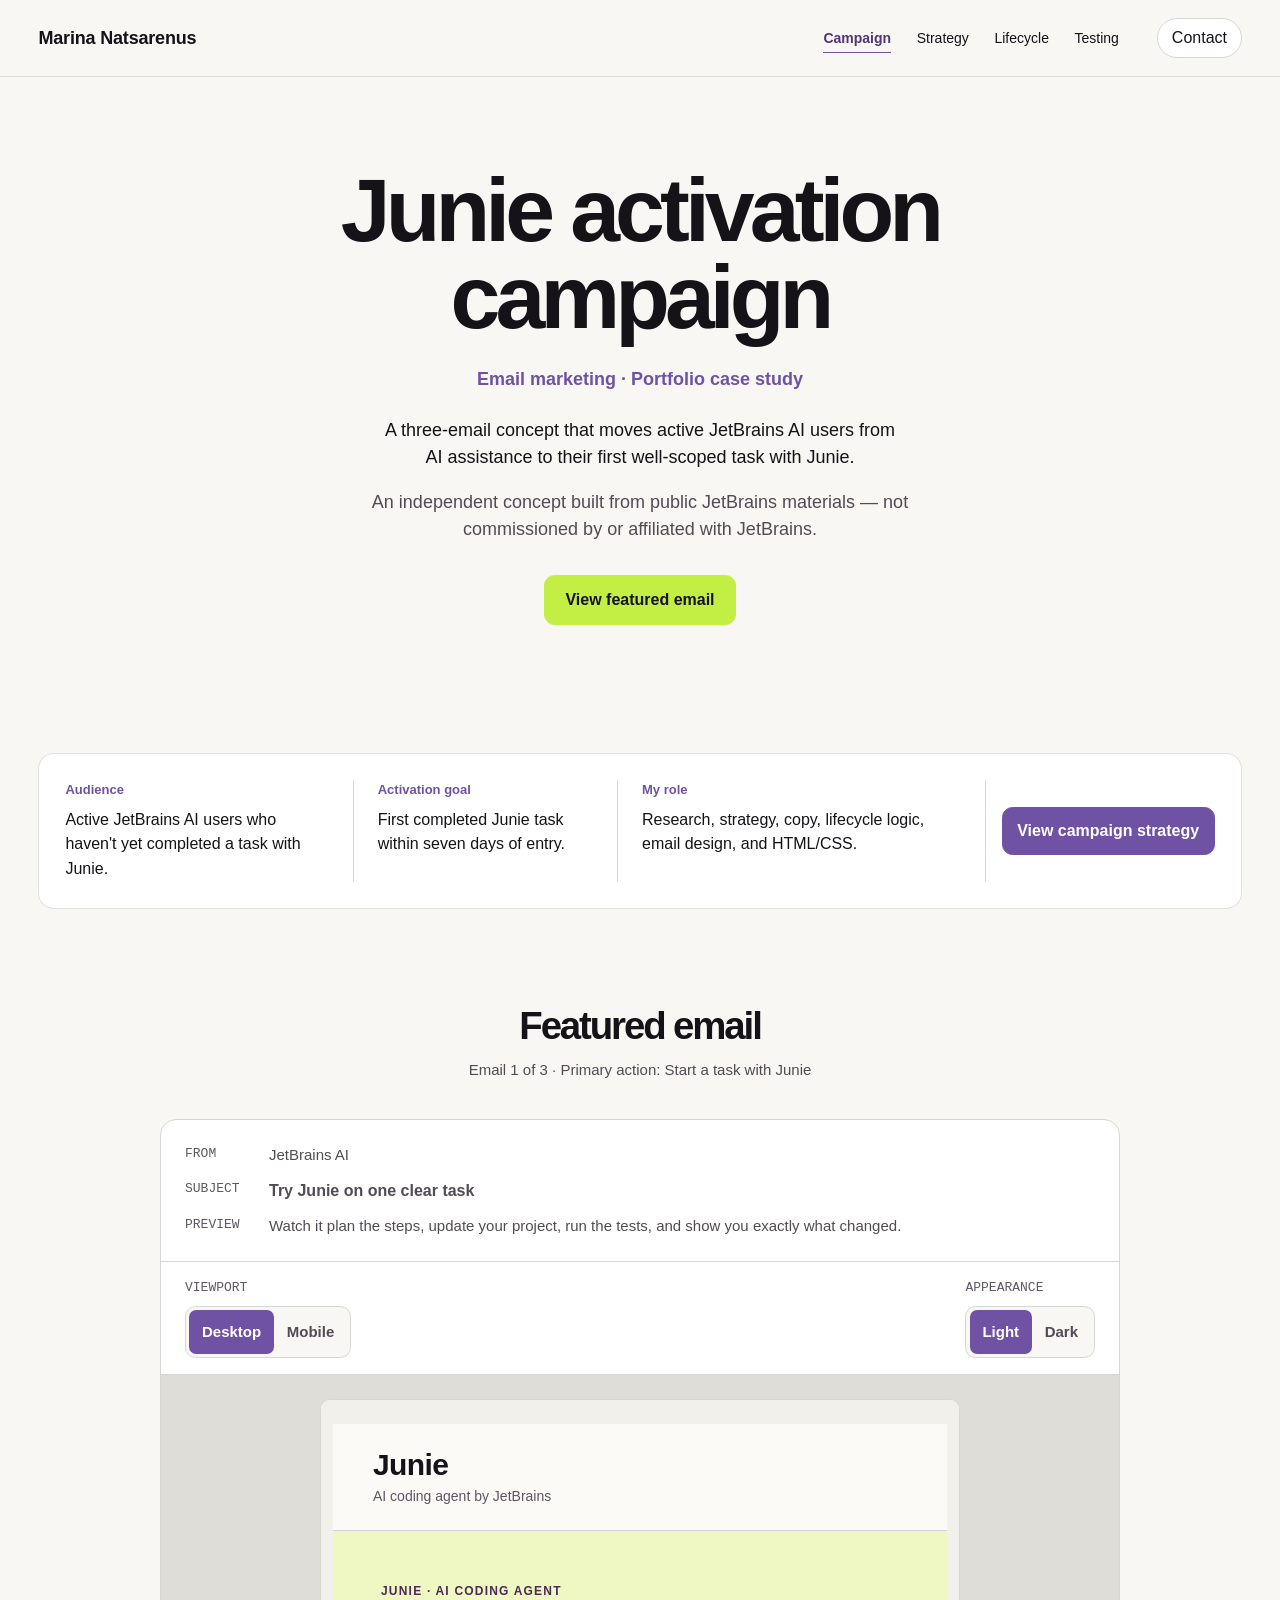
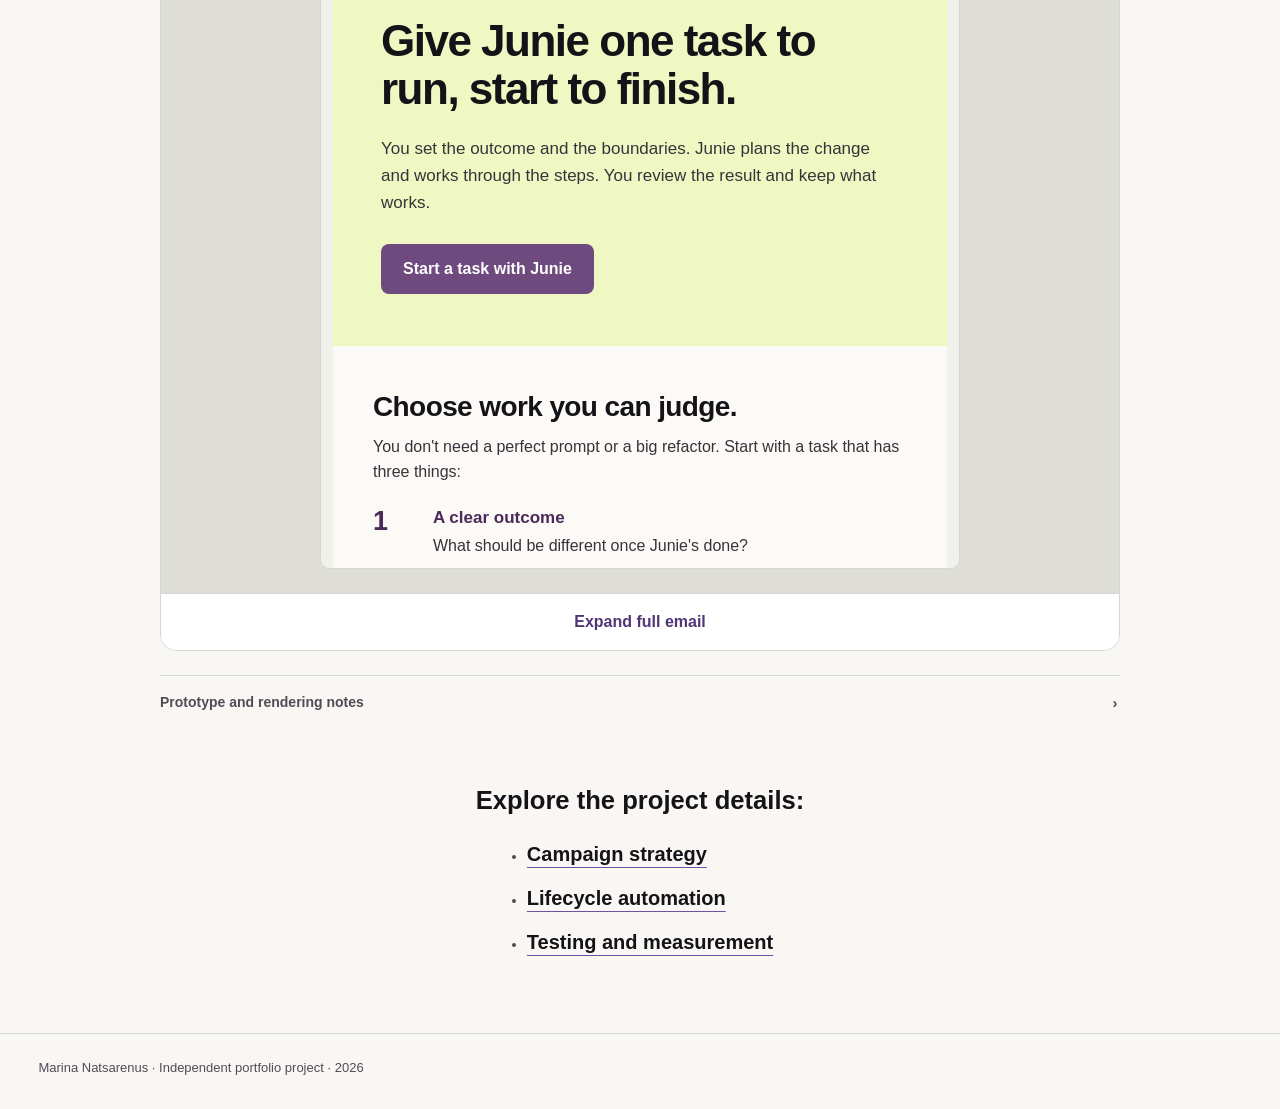
<file: index.html>
<!doctype html>
<html lang="en">
<head>
  <meta charset="utf-8">
  <meta name="viewport" content="width=device-width, initial-scale=1">
  <meta name="description" content="An independent three-email activation concept for JetBrains Junie.">
  <title>Junie Activation Campaign — Marina Natsarenus</title>
  <link rel="stylesheet" href="styles.css?v=campaign-email-1">
  <script src="script.js?v=campaign-email-1" defer></script>
</head>
<body class="home-page">
  <a class="skip-link" href="#main-content">Skip to content</a>

  <header class="site-header" data-header>
    <div class="header-inner">
      <a class="identity" href="index.html" aria-label="Marina Natsarenus, home">Marina Natsarenus</a>

      <button class="menu-toggle" type="button" aria-expanded="false" aria-controls="site-navigation">
        <span class="menu-label">Menu</span>
        <span class="menu-icon" aria-hidden="true"><span></span><span></span></span>
      </button>

      <nav class="site-nav" id="site-navigation" aria-label="Primary navigation">
        <ul>
          <li><a href="index.html" aria-current="page">Campaign</a></li>
          <li><a href="strategy.html">Strategy</a></li>
          <li><a href="lifecycle.html">Lifecycle</a></li>
          <li><a href="testing.html">Testing</a></li>
        </ul>
        <div class="contact-menu" data-contact-menu>
          <button class="header-action" type="button" aria-expanded="false" aria-haspopup="true" aria-controls="contact-popover">Contact</button>
          <div class="contact-popover" id="contact-popover" hidden>
            <a href="mailto:m.natsarenus@gmail.com">m.natsarenus@gmail.com</a>
            <a href="tel:+420720107607">+420 720 107 607</a>
          </div>
        </div>
      </nav>
    </div>
  </header>

  <main id="main-content">
    <section class="hero" id="top" aria-labelledby="hero-title">
      <div class="hero-inner">
        <div class="hero-copy">
          <h1 id="hero-title">Junie activation campaign</h1>
          <p class="hero-category">Email marketing · Portfolio case study</p>
          <p class="hero-lede">A three-email concept that moves active JetBrains AI users from AI assistance to their first well-scoped task with Junie.</p>
          <p class="disclosure">An independent concept built from public JetBrains materials — not commissioned by or affiliated with JetBrains.</p>
          <div class="hero-actions" aria-label="Campaign actions">
            <a class="button button-primary" href="#featured-email-preview">View featured email</a>
          </div>
        </div>
      </div>
    </section>

    <section class="project-scope" aria-label="Campaign summary">
      <div class="project-scope-inner">
        <dl class="project-scope-fact">
          <dt>Audience</dt>
          <dd>Active JetBrains AI users who haven't yet completed a task with Junie.</dd>
        </dl>
        <dl class="project-scope-fact">
          <dt>Activation goal</dt>
          <dd>First completed Junie task within seven days of entry.</dd>
        </dl>
        <dl class="project-scope-fact">
          <dt>My role</dt>
          <dd>Research, strategy, copy, lifecycle logic, email design, and HTML/CSS.</dd>
        </dl>
        <div class="project-scope-action">
          <a class="button project-scope-button" href="strategy.html">View campaign strategy</a>
        </div>
      </div>
    </section>

    <section class="email-section" id="email" aria-labelledby="email-title">
      <div class="email-section-inner">
        <header class="email-section-header">
          <h2 id="email-title">Featured email</h2>
          <p>Email 1 of 3 <span aria-hidden="true">·</span> Primary action: Start a task with Junie</p>
        </header>

        <div class="email-feature-layout">
          <div class="email-preview-column">
            <div class="email-preview-panel" id="featured-email-preview" data-preview-instance="main">
              <div class="inbox-preview" aria-label="Inbox preview">
                <dl>
                  <div><dt>From</dt><dd>JetBrains AI</dd></div>
                  <div><dt>Subject</dt><dd>Try Junie on one clear task</dd></div>
                  <div><dt>Preview</dt><dd>Watch it plan the steps, update your project, run the tests, and show you exactly what changed.</dd></div>
                </dl>
              </div>

              <div class="preview-toolbar" aria-label="Email preview controls">
                <div class="preview-control-group" aria-label="Viewport">
                  <span>Viewport</span>
                  <div class="segmented-control">
                    <button type="button" data-preview-control="viewport" data-preview-value="desktop" aria-pressed="true">Desktop</button>
                    <button type="button" data-preview-control="viewport" data-preview-value="mobile" aria-pressed="false">Mobile</button>
                  </div>
                </div>
                <div class="preview-control-group" aria-label="Appearance">
                  <span>Appearance</span>
                  <div class="segmented-control">
                    <button type="button" data-preview-control="appearance" data-preview-value="light" aria-pressed="true">Light</button>
                    <button type="button" data-preview-control="appearance" data-preview-value="dark" aria-pressed="false">Dark</button>
                  </div>
                </div>
              </div>

              <div class="email-frame-stage" data-preview-viewport="desktop">
                <div class="email-frame">
                  <iframe src="email-01.html?theme=light" title="Email 1: Try Junie on one clear task" data-email-frame></iframe>
                </div>
              </div>

              <button class="expand-email" type="button" data-open-email-dialog>Expand full email</button>
            </div>
          </div>

          <details class="prototype-note">
            <summary>Prototype and rendering notes</summary>
            <div class="prototype-note__body">
              <p>The preview demonstrates desktop, mobile, light, and dark portfolio states. Production rendering, client compatibility, audience rules, subject-line performance, and the final CTA destination would require validation; dark-mode behavior also varies by email client.</p>
            </div>
          </details>

          <nav class="home-project-nav" aria-labelledby="project-nav-title">
            <h3 id="project-nav-title">Explore the project details:</h3>
            <ul class="home-project-links">
              <li><a href="strategy.html">Campaign strategy</a></li>
              <li><a href="lifecycle.html">Lifecycle automation</a></li>
              <li><a href="testing.html">Testing and measurement</a></li>
            </ul>
          </nav>
        </div>
      </div>
    </section>
  </main>

  <footer class="site-footer">
    <p>Marina Natsarenus · Independent portfolio project · 2026</p>
  </footer>

  <dialog class="email-dialog" aria-labelledby="email-dialog-title" data-email-dialog>
    <div class="email-dialog-inner">
      <header class="email-dialog-header">
        <div>
          <p class="section-kicker">Expanded preview</p>
          <h2 id="email-dialog-title">Email 1 · Junie product introduction and activation</h2>
        </div>
        <button class="dialog-close" type="button" data-close-email-dialog>Close</button>
      </header>

      <div class="preview-toolbar" aria-label="Expanded email preview controls">
        <div class="preview-control-group" aria-label="Viewport">
          <span>Viewport</span>
          <div class="segmented-control">
            <button type="button" data-preview-control="viewport" data-preview-value="desktop" aria-pressed="true">Desktop</button>
            <button type="button" data-preview-control="viewport" data-preview-value="mobile" aria-pressed="false">Mobile</button>
          </div>
        </div>
        <div class="preview-control-group" aria-label="Appearance">
          <span>Appearance</span>
          <div class="segmented-control">
            <button type="button" data-preview-control="appearance" data-preview-value="light" aria-pressed="true">Light</button>
            <button type="button" data-preview-control="appearance" data-preview-value="dark" aria-pressed="false">Dark</button>
          </div>
        </div>
      </div>

      <div class="email-frame-stage dialog-frame-stage" data-preview-viewport="desktop">
        <div class="email-frame">
          <iframe src="email-01.html?theme=light&amp;view=expanded" title="Expanded Email 1: Try Junie on one clear task" data-email-frame data-preview-expanded="true"></iframe>
        </div>
      </div>
    </div>
  </dialog>
</body>
</html>
</file>
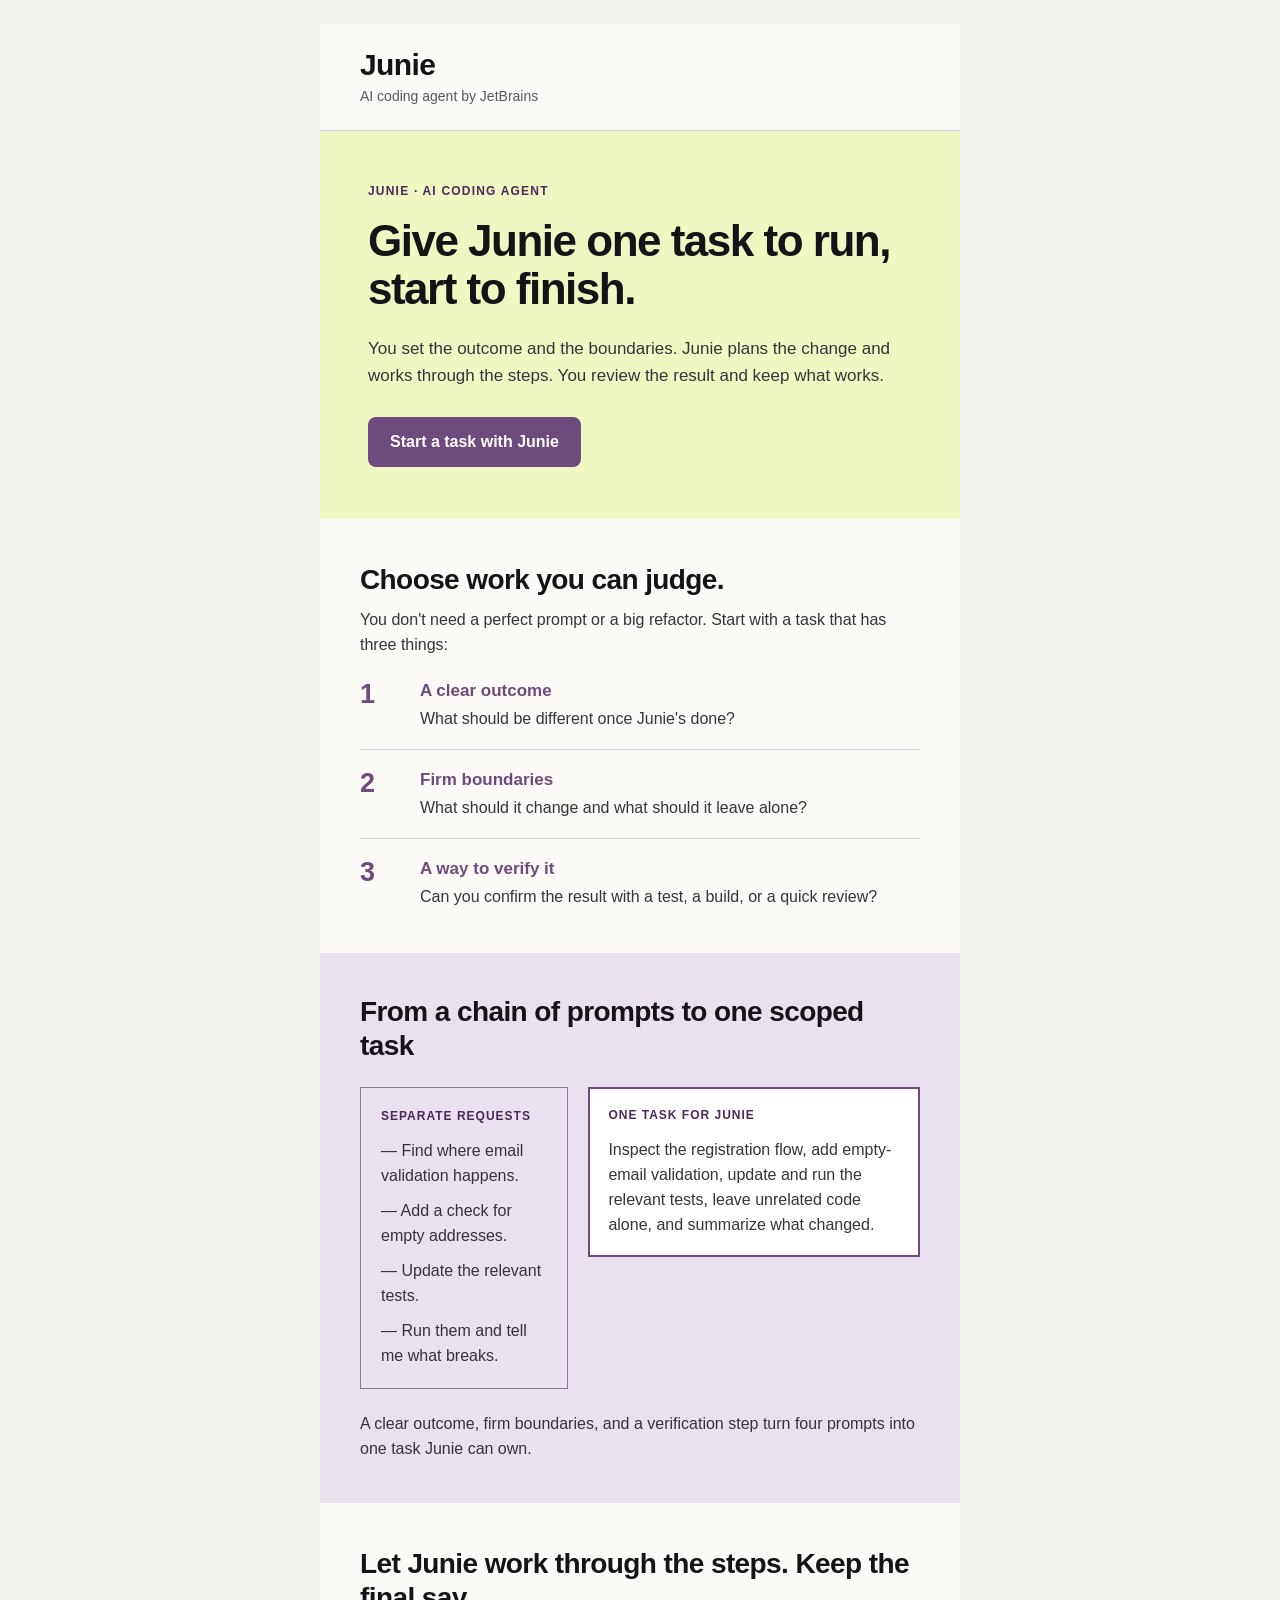
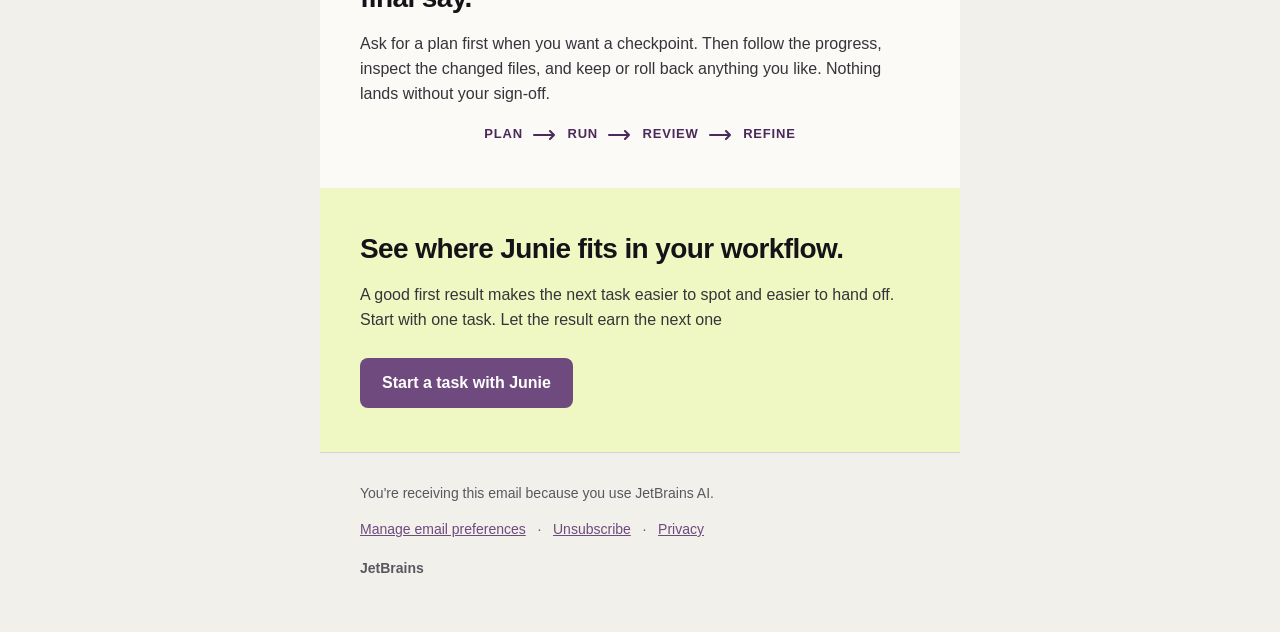
<file: email-01.html>
<!doctype html>
<html lang="en">
<head>
  <meta charset="utf-8">
  <meta name="viewport" content="width=device-width, initial-scale=1">
  <meta name="color-scheme" content="light dark">
  <meta name="supported-color-schemes" content="light dark">
  <title>Try Junie on one clear task</title>
  <script>
    (() => {
      const parameters = new URLSearchParams(window.location.search);
      const theme = parameters.get('theme');
      if (theme === 'light' || theme === 'dark') document.documentElement.dataset.previewTheme = theme;
      if (parameters.get('view') === 'expanded') document.documentElement.dataset.previewView = 'expanded';
    })();
  </script>
  <style>
    html, body { margin: 0 !important; padding: 0 !important; width: 100% !important; }
    body { background: #f1f0eb; font-family: Arial, Helvetica, sans-serif; }
    table { border-collapse: collapse; border-spacing: 0; }
    td { mso-line-height-rule: exactly; }
    a { color: inherit; }
    .email-container { width: 100%; max-width: 640px; }
    html[data-preview-view="expanded"] .email-container { max-width: 760px !important; }
    .stack-column { vertical-align: top; }
    .mobile-transition { display: none; }

    @media only screen and (max-width: 600px) {
      .email-container { width: 100% !important; }
      .email-shell-cell { padding: 12px 8px !important; }
      .mobile-padding { padding-right: 24px !important; padding-left: 24px !important; }
      .hero-padding { padding: 40px 24px !important; }
      .stack-column { display: block !important; width: 100% !important; }
      .criteria-column,
      .comparison-column { padding-right: 0 !important; padding-left: 0 !important; }
      .criteria-column + .criteria-column,
      .comparison-column + .comparison-column { padding-top: 16px !important; }
      .mobile-transition { display: block !important; margin: 0 0 14px !important; color: #6f4a7e !important; font-size: 20px !important; line-height: 24px !important; font-weight: 700 !important; }
      .email-heading { font-size: 36px !important; line-height: 40px !important; }
      .email-section-heading { font-size: 27px !important; line-height: 33px !important; }
      .footer-link { display: block !important; padding: 6px 0 !important; }
      .footer-separator { display: none !important; }
    }

    /* Production-oriented dark mode. Client support and colour transformations vary. */
    @media (prefers-color-scheme: dark) {
      html, body, .email-body, .email-shell { background: #121116 !important; }
      .email-surface, .email-header, .email-task-section, .email-control { background: #1a181f !important; }
      .email-hero, .email-closing { background: #2c3219 !important; }
      .email-comparison { background: #24202a !important; }
      .email-card { background: #2b2730 !important; }
      .email-prompt-list { background: #24202a !important; }
      .email-delegated-task { background: #2b2730 !important; }
      .email-footer { background: #121116 !important; }
      .email-heading, .email-section-heading, .email-card-heading, .email-brand, .email-emphasis { color: #f5f2f6 !important; }
      .email-copy, .email-muted, .email-brand-line, .email-footer-copy { color: #c8c1cb !important; }
      .email-eyebrow, .email-label, .email-process, .email-criteria-number, .email-criteria-title, .mobile-transition { color: #d8c2e1 !important; }
      .email-rule, .email-header, .email-card, .email-footer, .email-criteria-row { border-color: #403a45 !important; }
      .email-prompt-list { background: transparent !important; }
      .email-delegated-task { border-color: #9b77ad !important; }
      .email-cta { background: #7b5a93 !important; }
      .email-cta-link { color: #ffffff !important; }
      .email-footer-links, .email-footer-link { color: #d8c2e1 !important; }
    }

    /* Outlook app dark-mode hooks where supported. */
    [data-ogsc] body, [data-ogsc] .email-body, [data-ogsc] .email-shell { background: #121116 !important; }
    [data-ogsc] .email-surface, [data-ogsc] .email-header, [data-ogsc] .email-task-section, [data-ogsc] .email-control { background: #1a181f !important; }
    [data-ogsc] .email-hero, [data-ogsc] .email-closing { background: #2c3219 !important; }
    [data-ogsc] .email-comparison { background: #24202a !important; }
    [data-ogsc] .email-card, [data-ogsc] .email-delegated-task { background: #2b2730 !important; }
    [data-ogsc] .email-prompt-list { background: #24202a !important; }
    [data-ogsc] .email-footer { background: #121116 !important; }
    [data-ogsc] .email-heading, [data-ogsc] .email-section-heading, [data-ogsc] .email-card-heading, [data-ogsc] .email-brand, [data-ogsc] .email-emphasis { color: #f5f2f6 !important; }
    [data-ogsc] .email-copy, [data-ogsc] .email-muted, [data-ogsc] .email-brand-line, [data-ogsc] .email-footer-copy { color: #c8c1cb !important; }
    [data-ogsc] .email-eyebrow, [data-ogsc] .email-label, [data-ogsc] .email-process, [data-ogsc] .email-criteria-number, [data-ogsc] .email-criteria-title { color: #d8c2e1 !important; }
    [data-ogsc] .email-rule, [data-ogsc] .email-header, [data-ogsc] .email-card, [data-ogsc] .email-footer, [data-ogsc] .email-criteria-row { border-color: #403a45 !important; }
    [data-ogsc] .email-prompt-list { background: transparent !important; }
    [data-ogsc] .email-delegated-task { border-color: #9b77ad !important; }
    [data-ogsc] .email-cta { background: #7b5a93 !important; }
    [data-ogsc] .email-cta-link { color: #ffffff !important; }
    [data-ogsc] .email-footer-links, [data-ogsc] .email-footer-link { color: #d8c2e1 !important; }

    /* Portfolio preview overrides. The parent page sets this attribute on the email document. */
    html[data-preview-theme="light"],
    html[data-preview-theme="light"] body,
    html[data-preview-theme="light"] .email-body,
    html[data-preview-theme="light"] .email-shell { background: #f1f0eb !important; }
    html[data-preview-theme="light"] .email-surface,
    html[data-preview-theme="light"] .email-header,
    html[data-preview-theme="light"] .email-task-section,
    html[data-preview-theme="light"] .email-control { background: #fbfaf7 !important; }
    html[data-preview-theme="light"] .email-hero { background: #eff8c2 !important; }
    html[data-preview-theme="light"] .email-comparison { background: #e9e1ed !important; }
    html[data-preview-theme="light"] .email-closing { background: #eff8c2 !important; }
    html[data-preview-theme="light"] .email-card { background: #f1f0eb !important; }
    html[data-preview-theme="light"] .email-prompt-list { background: transparent !important; }
    html[data-preview-theme="light"] .email-delegated-task { background: #ffffff !important; }
    html[data-preview-theme="light"] .email-footer { background: #f1f0eb !important; }
    html[data-preview-theme="light"] .email-heading,
    html[data-preview-theme="light"] .email-section-heading,
    html[data-preview-theme="light"] .email-card-heading,
    html[data-preview-theme="light"] .email-brand,
    html[data-preview-theme="light"] .email-emphasis { color: #151318 !important; }
    html[data-preview-theme="light"] .email-copy { color: #37333a !important; }
    html[data-preview-theme="light"] .email-muted,
    html[data-preview-theme="light"] .email-brand-line,
    html[data-preview-theme="light"] .email-footer-copy { color: #5c5660 !important; }
    html[data-preview-theme="light"] .email-eyebrow,
    html[data-preview-theme="light"] .email-label,
    html[data-preview-theme="light"] .email-criteria-number,
    html[data-preview-theme="light"] .email-criteria-title,
    html[data-preview-theme="light"] .email-process,
    html[data-preview-theme="light"] .mobile-transition { color: #4b2a59 !important; }
    html[data-preview-theme="light"] .email-rule,
    html[data-preview-theme="light"] .email-header,
    html[data-preview-theme="light"] .email-card,
    html[data-preview-theme="light"] .email-criteria-row,
    html[data-preview-theme="light"] .email-footer { border-color: #d5d1d8 !important; }
    html[data-preview-theme="light"] .email-delegated-task { border-color: #6f4a7e !important; }
    html[data-preview-theme="light"] .email-cta { background: #6f4a7e !important; }
    html[data-preview-theme="light"] .email-cta-link { color: #ffffff !important; }
    html[data-preview-theme="light"] .email-footer-links,
    html[data-preview-theme="light"] .email-footer-link { color: #6f4a7e !important; }

    html[data-preview-theme="dark"],
    html[data-preview-theme="dark"] body,
    html[data-preview-theme="dark"] .email-body,
    html[data-preview-theme="dark"] .email-shell,
    body[data-preview-theme="dark"],
    body[data-preview-theme="dark"] .email-shell { background: #121116 !important; }
    html[data-preview-theme="dark"] .email-surface,
    html[data-preview-theme="dark"] .email-header,
    html[data-preview-theme="dark"] .email-task-section,
    html[data-preview-theme="dark"] .email-control { background: #1a181f !important; }
    html[data-preview-theme="dark"] .email-hero,
    html[data-preview-theme="dark"] .email-closing { background: #2c3219 !important; }
    html[data-preview-theme="dark"] .email-comparison { background: #24202a !important; }
    html[data-preview-theme="dark"] .email-card { background: #2b2730 !important; }
    html[data-preview-theme="dark"] .email-prompt-list { background: #24202a !important; }
    html[data-preview-theme="dark"] .email-delegated-task { background: #2b2730 !important; }
    html[data-preview-theme="dark"] .email-footer { background: #121116 !important; }
    html[data-preview-theme="dark"] .email-heading,
    html[data-preview-theme="dark"] .email-section-heading,
    html[data-preview-theme="dark"] .email-card-heading,
    html[data-preview-theme="dark"] .email-brand,
    html[data-preview-theme="dark"] .email-emphasis { color: #f5f2f6 !important; }
    html[data-preview-theme="dark"] .email-copy,
    html[data-preview-theme="dark"] .email-muted,
    html[data-preview-theme="dark"] .email-brand-line,
    html[data-preview-theme="dark"] .email-footer-copy { color: #c8c1cb !important; }
    html[data-preview-theme="dark"] .email-eyebrow,
    html[data-preview-theme="dark"] .email-label,
    html[data-preview-theme="dark"] .email-criteria-number,
    html[data-preview-theme="dark"] .email-criteria-title,
    html[data-preview-theme="dark"] .email-process,
    html[data-preview-theme="dark"] .mobile-transition { color: #d8c2e1 !important; }
    html[data-preview-theme="dark"] .email-rule,
    html[data-preview-theme="dark"] .email-header,
    html[data-preview-theme="dark"] .email-card,
    html[data-preview-theme="dark"] .email-criteria-row,
    html[data-preview-theme="dark"] .email-footer { border-color: #403a45 !important; }
    html[data-preview-theme="dark"] .email-prompt-list { background: transparent !important; }
    html[data-preview-theme="dark"] .email-delegated-task { border-color: #9b77ad !important; }
    html[data-preview-theme="dark"] .email-cta { background: #7b5a93 !important; }
    html[data-preview-theme="dark"] .email-cta-link { color: #ffffff !important; }
    html[data-preview-theme="dark"] .email-footer-links,
    html[data-preview-theme="dark"] .email-footer-link { color: #d8c2e1 !important; }
  </style>
</head>
<body class="email-body">
  <div style="display:none;font-size:1px;color:#f1f0eb;line-height:1px;max-height:0;max-width:0;opacity:0;overflow:hidden;mso-hide:all;">
    Watch it plan the steps, update your project, run the tests, and show you exactly what changed.
    &#847;&zwnj;&nbsp;&#847;&zwnj;&nbsp;&#847;&zwnj;&nbsp;&#847;&zwnj;&nbsp;
  </div>

  <table class="email-shell" role="presentation" width="100%" cellpadding="0" cellspacing="0" border="0" style="width:100%;background:#f1f0eb;">
    <tr>
      <td class="email-shell-cell" align="center" style="padding:24px 12px;">
        <table class="email-container email-surface" role="presentation" width="640" cellpadding="0" cellspacing="0" border="0" style="width:100%;max-width:640px;background:#fbfaf7;">
          <tr>
            <td class="email-header mobile-padding email-rule" style="padding:24px 40px;background:#fbfaf7;border-bottom:1px solid #d5d1d8;">
              <p class="email-brand" style="margin:0;font-size:30px;line-height:34px;font-weight:700;letter-spacing:-0.6px;color:#151318;">Junie</p>
              <p class="email-brand-line" style="margin:4px 0 0;font-size:14px;line-height:20px;color:#5c5660;">AI coding agent by JetBrains</p>
            </td>
          </tr>

          <tr>
            <td class="email-hero email-section hero-padding" style="padding:52px 48px;background:#eff8c2;">
              <p class="email-eyebrow" style="margin:0 0 18px;font-size:12px;line-height:16px;font-weight:700;letter-spacing:1.2px;color:#4b2a59;">JUNIE · AI CODING AGENT</p>
              <h1 class="email-heading" style="margin:0;font-size:44px;line-height:48px;letter-spacing:-1.5px;color:#151318;font-weight:700;">Give Junie one task to run, start to finish.</h1>
              <p class="email-copy" style="margin:22px 0 0;font-size:17px;line-height:27px;color:#37333a;">You set the outcome and the boundaries. Junie plans the change and works through the steps. You review the result and keep what works.</p>
              <table role="presentation" cellpadding="0" cellspacing="0" border="0" style="margin-top:28px;">
                <tr>
                  <td class="email-cta" align="center" bgcolor="#6F4A7E" style="border-radius:8px;background:#6f4a7e;">
                    <!-- Production CTA URL would be supplied internally. -->
                    <a class="email-cta-link" href="#" style="display:inline-block;padding:15px 22px;font-size:16px;line-height:20px;font-weight:700;color:#ffffff;text-decoration:none;">Start a task with Junie</a>
                  </td>
                </tr>
              </table>
            </td>
          </tr>

          <tr>
            <td class="email-section email-task-section mobile-padding" style="padding:44px 40px;background:#fbfaf7;">
              <h2 class="email-section-heading" style="margin:0;font-size:28px;line-height:34px;letter-spacing:-0.6px;color:#151318;">Choose work you can judge.</h2>
              <p class="email-copy" style="margin:10px 0 22px;font-size:16px;line-height:25px;color:#37333a;">You don't need a perfect prompt or a big refactor. Start with a task that has three things:</p>
              <table class="email-criteria-list" role="presentation" width="100%" cellpadding="0" cellspacing="0" border="0">
                <tr>
                  <td class="email-criteria-number" width="46" valign="top" style="width:46px;padding:0 14px 18px 0;color:#6f4a7e;font-size:27px;line-height:30px;font-weight:700;">1</td>
                  <td valign="top" style="padding:0 0 18px;">
                    <p class="email-criteria-title" style="margin:0;color:#6f4a7e;font-size:17px;line-height:23px;font-weight:700;">A clear outcome</p>
                    <p class="email-copy" style="margin:5px 0 0;font-size:16px;line-height:24px;color:#37333a;">What should be different once Junie's done?</p>
                  </td>
                </tr>
                <tr>
                  <td class="email-criteria-number email-criteria-row" width="46" valign="top" style="width:46px;padding:18px 14px 18px 0;border-top:1px solid #d5d1d8;color:#6f4a7e;font-size:27px;line-height:30px;font-weight:700;">2</td>
                  <td class="email-criteria-row" valign="top" style="padding:18px 0;border-top:1px solid #d5d1d8;">
                    <p class="email-criteria-title" style="margin:0;color:#6f4a7e;font-size:17px;line-height:23px;font-weight:700;">Firm boundaries</p>
                    <p class="email-copy" style="margin:5px 0 0;font-size:16px;line-height:24px;color:#37333a;">What should it change and what should it leave alone?</p>
                  </td>
                </tr>
                <tr>
                  <td class="email-criteria-number email-criteria-row" width="46" valign="top" style="width:46px;padding:18px 14px 0 0;border-top:1px solid #d5d1d8;color:#6f4a7e;font-size:27px;line-height:30px;font-weight:700;">3</td>
                  <td class="email-criteria-row" valign="top" style="padding:18px 0 0;border-top:1px solid #d5d1d8;">
                    <p class="email-criteria-title" style="margin:0;color:#6f4a7e;font-size:17px;line-height:23px;font-weight:700;">A way to verify it</p>
                    <p class="email-copy" style="margin:5px 0 0;font-size:16px;line-height:24px;color:#37333a;">Can you confirm the result with a test, a build, or a quick review?</p>
                  </td>
                </tr>
              </table>
            </td>
          </tr>

          <tr>
            <td class="email-section email-comparison mobile-padding" style="padding:42px 40px;background:#e9e1ed;">
              <h2 class="email-section-heading" style="margin:0 0 24px;font-size:28px;line-height:34px;letter-spacing:-0.6px;color:#151318;">From a chain of prompts to one scoped task</h2>
              <table role="presentation" width="100%" cellpadding="0" cellspacing="0" border="0">
                <tr>
                  <td class="stack-column comparison-column" width="39%" style="width:39%;padding-right:10px;">
                    <table role="presentation" width="100%" cellpadding="0" cellspacing="0" border="0">
                      <tr><td class="email-card email-prompt-list email-rule" style="padding:20px;background:transparent;border:1px solid #8c7c92;">
                        <p class="email-label" style="margin:0 0 14px;font-size:12px;line-height:16px;font-weight:700;letter-spacing:1px;color:#4b2a59;">SEPARATE REQUESTS</p>
                        <p class="email-copy" style="margin:0;font-size:16px;line-height:25px;color:#37333a;">— Find where email validation happens.</p>
                        <p class="email-copy" style="margin:10px 0 0;font-size:16px;line-height:25px;color:#37333a;">— Add a check for empty addresses.</p>
                        <p class="email-copy" style="margin:10px 0 0;font-size:16px;line-height:25px;color:#37333a;">— Update the relevant tests.</p>
                        <p class="email-copy" style="margin:10px 0 0;font-size:16px;line-height:25px;color:#37333a;">— Run them and tell me what breaks.</p>
                      </td></tr>
                    </table>
                  </td>
                  <td class="stack-column comparison-column" width="61%" style="width:61%;padding-left:10px;">
                    <p class="mobile-transition">↓ One connected task</p>
                    <table role="presentation" width="100%" cellpadding="0" cellspacing="0" border="0">
                      <tr><td class="email-card email-delegated-task" style="padding:18px;background:#ffffff;border:2px solid #6f4a7e;">
                        <p class="email-label" style="margin:0 0 14px;font-size:12px;line-height:16px;font-weight:700;letter-spacing:1px;color:#4b2a59;">ONE TASK FOR JUNIE</p>
                        <p class="email-copy" style="margin:0;font-size:16px;line-height:25px;color:#37333a;">Inspect the registration flow, add empty-email validation, update and run the relevant tests, leave unrelated code alone, and summarize what changed.</p>
                      </td></tr>
                    </table>
                  </td>
                </tr>
              </table>
              <p class="email-copy" style="margin:22px 0 0;font-size:16px;line-height:25px;color:#37333a;">A clear outcome, firm boundaries, and a verification step turn four prompts into one task Junie can own.</p>
            </td>
          </tr>

          <tr>
            <td class="email-section email-control mobile-padding" style="padding:44px 40px;background:#fbfaf7;">
              <h2 class="email-section-heading" style="margin:0;font-size:28px;line-height:34px;letter-spacing:-0.6px;color:#151318;">Let Junie work through the steps. Keep the final say.</h2>
              <p class="email-copy" style="margin:16px 0 0;font-size:16px;line-height:25px;color:#37333a;">Ask for a plan first when you want a checkpoint. Then follow the progress, inspect the changed files, and keep or roll back anything you like. Nothing lands without your sign-off.</p>
              <p class="email-process" style="margin:18px 0 0;font-size:13px;line-height:20px;font-weight:700;letter-spacing:0.8px;color:#4b2a59;text-align:center;white-space:nowrap;">PLAN <span aria-hidden="true" style="display:inline-flex;width:24px;height:16px;margin:0 0.45em;align-items:center;justify-content:center;vertical-align:middle;"><svg width="24" height="10" viewBox="0 0 24 10" role="presentation" style="display:block;"><path d="M1 5H21M17 1L21 5L17 9" fill="none" stroke="currentColor" stroke-width="2" stroke-linecap="round" stroke-linejoin="round"/></svg></span> RUN <span aria-hidden="true" style="display:inline-flex;width:24px;height:16px;margin:0 0.45em;align-items:center;justify-content:center;vertical-align:middle;"><svg width="24" height="10" viewBox="0 0 24 10" role="presentation" style="display:block;"><path d="M1 5H21M17 1L21 5L17 9" fill="none" stroke="currentColor" stroke-width="2" stroke-linecap="round" stroke-linejoin="round"/></svg></span> REVIEW <span aria-hidden="true" style="display:inline-flex;width:24px;height:16px;margin:0 0.45em;align-items:center;justify-content:center;vertical-align:middle;"><svg width="24" height="10" viewBox="0 0 24 10" role="presentation" style="display:block;"><path d="M1 5H21M17 1L21 5L17 9" fill="none" stroke="currentColor" stroke-width="2" stroke-linecap="round" stroke-linejoin="round"/></svg></span> REFINE</p>
            </td>
          </tr>

          <tr>
            <td class="email-section email-closing mobile-padding" style="padding:44px 40px;background:#eff8c2;">
              <h2 class="email-section-heading" style="margin:0;font-size:28px;line-height:34px;letter-spacing:-0.6px;color:#151318;">See where Junie fits in your workflow.</h2>
              <p class="email-copy" style="margin:16px 0 0;font-size:16px;line-height:25px;color:#37333a;">A good first result makes the next task easier to spot and easier to hand off. Start with one task. Let the result earn the next one </p>
 
              <table role="presentation" cellpadding="0" cellspacing="0" border="0" style="margin-top:26px;">
                <tr>
                  <td class="email-cta" align="center" bgcolor="#6F4A7E" style="border-radius:8px;background:#6f4a7e;">
                    <!-- Production CTA URL would be supplied internally. -->
                    <a class="email-cta-link" href="#" style="display:inline-block;padding:15px 22px;font-size:16px;line-height:20px;font-weight:700;color:#ffffff;text-decoration:none;">Start a task with Junie</a>
                  </td>
                </tr>
              </table>
            </td>
          </tr>

          <tr>
            <td class="email-footer mobile-padding email-rule" style="padding:30px 40px;background:#f1f0eb;border-top:1px solid #d5d1d8;">
              <p class="email-footer-copy" style="margin:0;font-size:14px;line-height:21px;color:#5c5660;">You're receiving this email because you use JetBrains AI.</p>
              <p class="email-footer-links" style="margin:14px 0 0;font-size:14px;line-height:22px;color:#6f4a7e;">
                <!-- Production preference, unsubscribe, and privacy URLs would be supplied internally. -->
                <a class="footer-link email-footer-link" href="#" style="color:#6f4a7e;text-decoration:underline;">Manage email preferences</a>
                <span class="footer-separator" aria-hidden="true">&nbsp;&nbsp;·&nbsp;&nbsp;</span>
                <a class="footer-link email-footer-link" href="#" style="color:#6f4a7e;text-decoration:underline;">Unsubscribe</a>
                <span class="footer-separator" aria-hidden="true">&nbsp;&nbsp;·&nbsp;&nbsp;</span>
                <a class="footer-link email-footer-link" href="#" style="color:#6f4a7e;text-decoration:underline;">Privacy</a>
              </p>
              <p class="email-footer-copy" style="margin:18px 0 0;font-size:14px;line-height:20px;font-weight:700;color:#5c5660;">JetBrains</p>
            </td>
          </tr>
        </table>
      </td>
    </tr>
  </table>
</body>
</html>
</file>
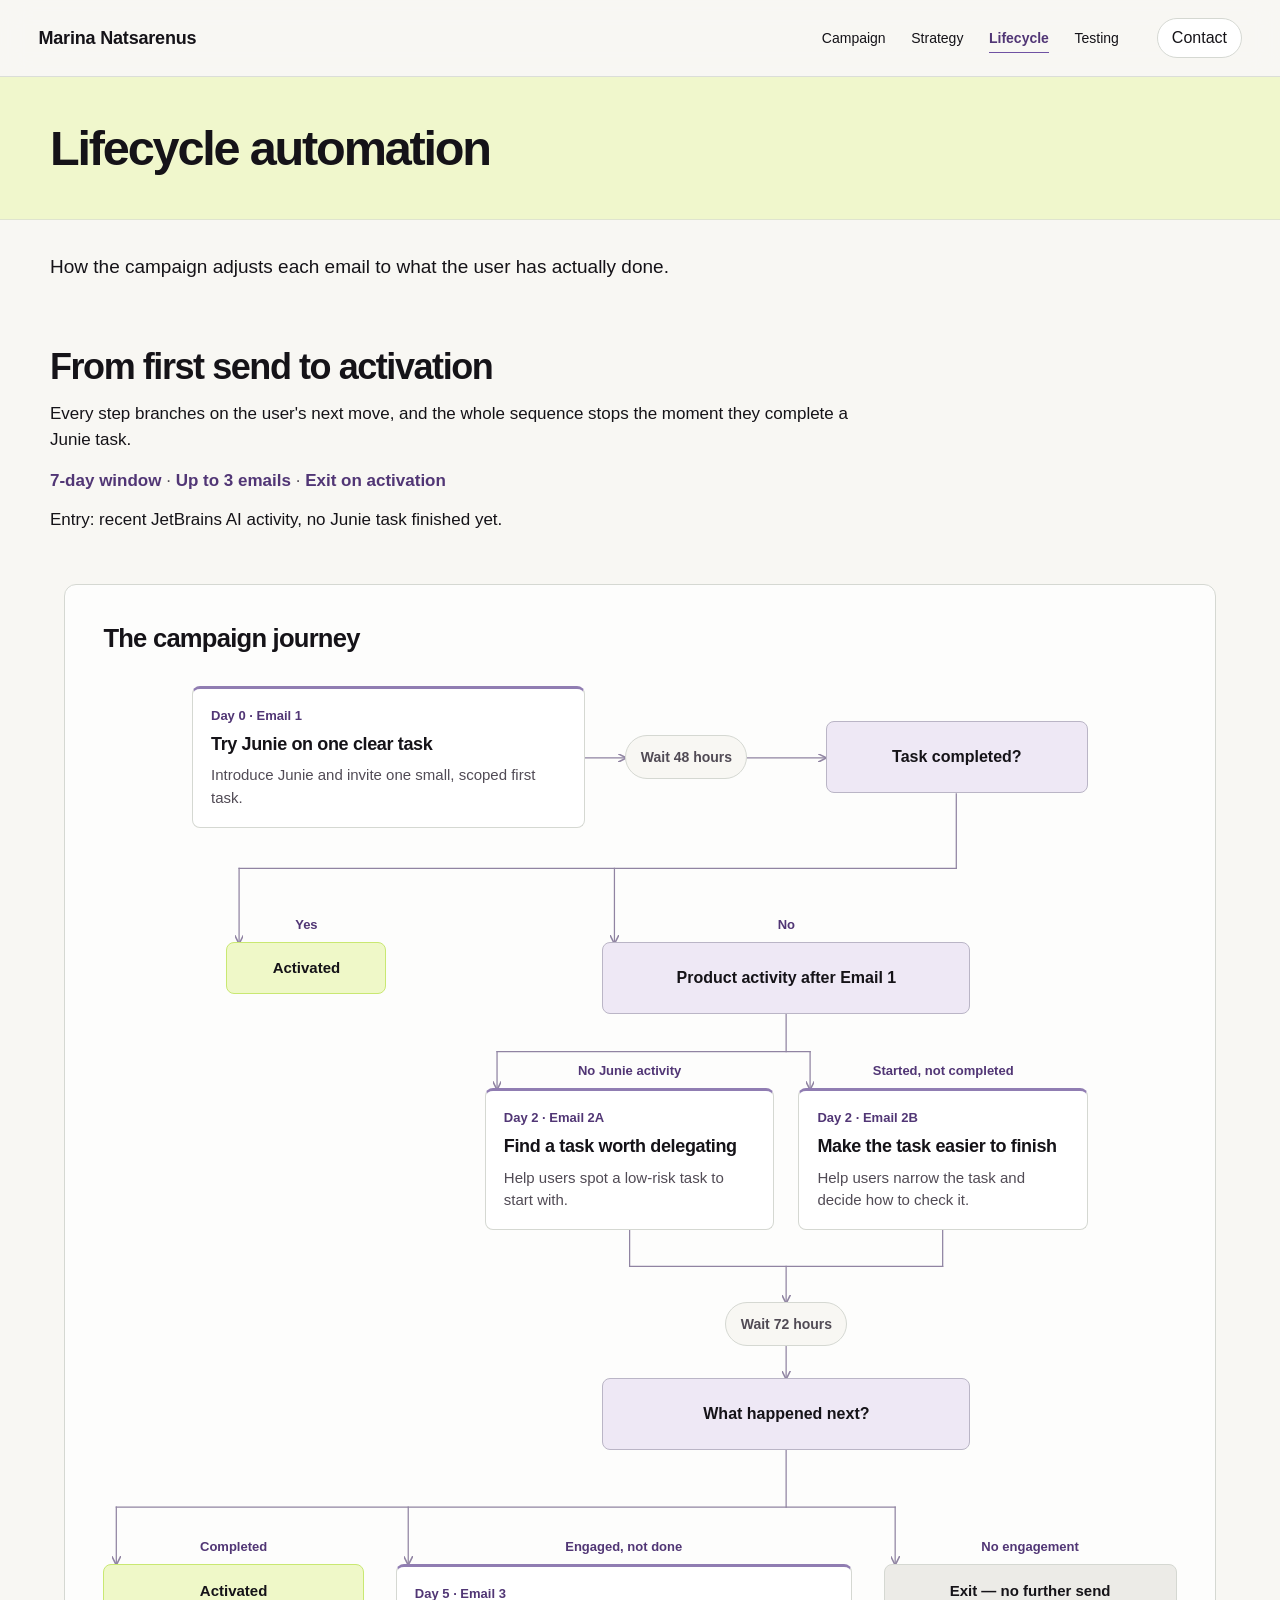
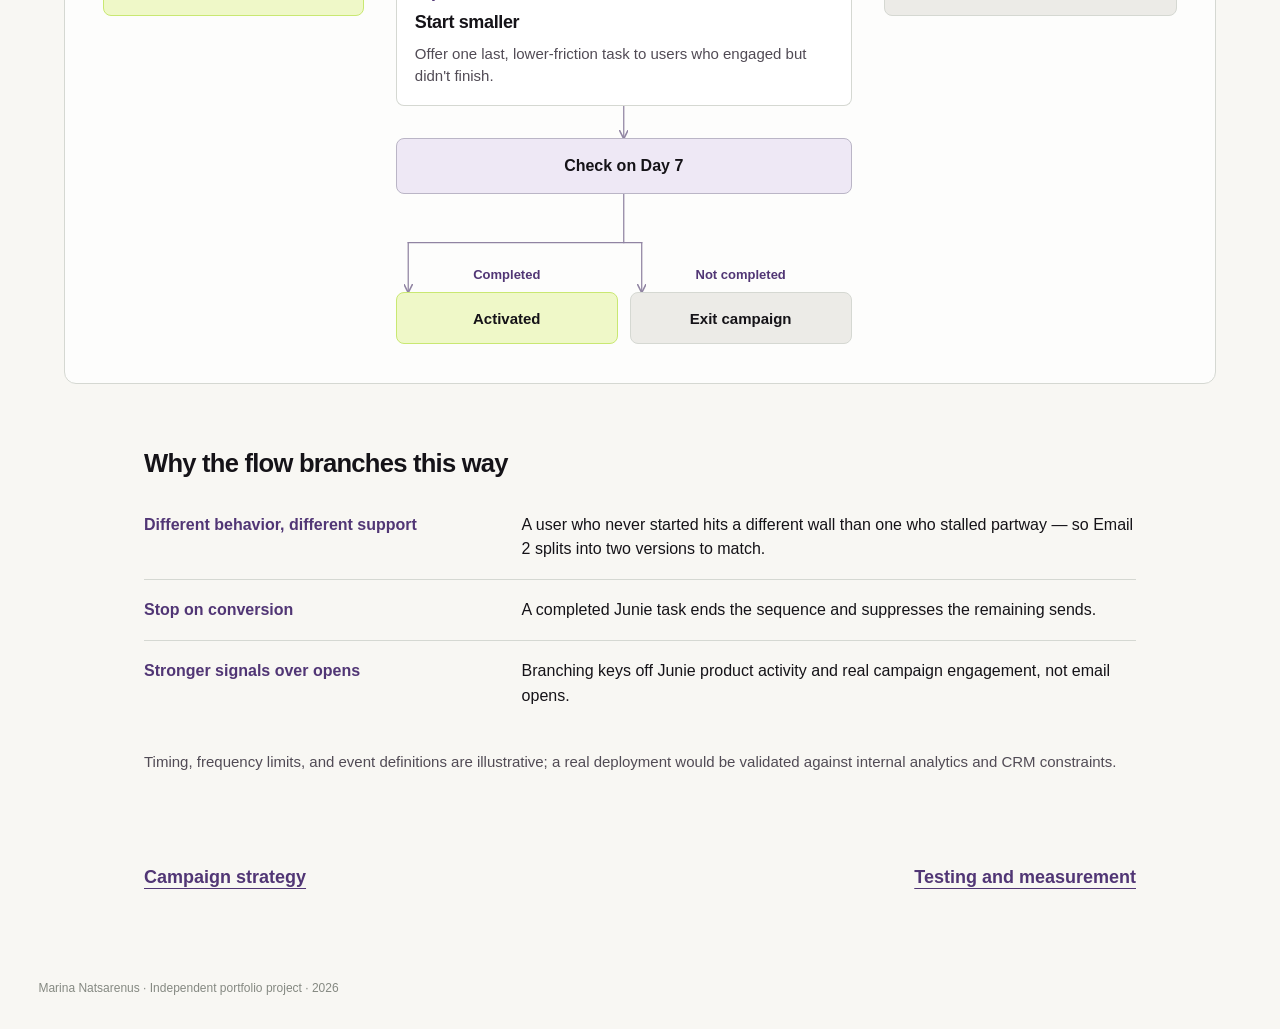
<file: lifecycle.html>
<!doctype html>
<html lang="en">
<head>
  <meta charset="utf-8">
  <meta name="viewport" content="width=device-width, initial-scale=1">
  <meta name="description" content="Lifecycle automation for an independent Junie activation campaign concept.">
  <title>Lifecycle automation — Junie activation campaign</title>
  <link rel="stylesheet" href="styles.css?v=campaign-email-1">
  <script src="script.js?v=campaign-email-1" defer></script>
</head>
<body class="internal-page lifecycle-page">
  <a class="skip-link" href="#main-content">Skip to content</a>

  <header class="site-header" data-header>
    <div class="header-inner">
      <a class="identity" href="index.html" aria-label="Marina Natsarenus, home">Marina Natsarenus</a>

      <button class="menu-toggle" type="button" aria-expanded="false" aria-controls="site-navigation">
        <span class="menu-label">Menu</span>
        <span class="menu-icon" aria-hidden="true"><span></span><span></span></span>
      </button>

      <nav class="site-nav" id="site-navigation" aria-label="Primary navigation">
        <ul>
          <li><a href="index.html">Campaign</a></li>
          <li><a href="strategy.html">Strategy</a></li>
          <li><a href="lifecycle.html" aria-current="page">Lifecycle</a></li>
          <li><a href="testing.html">Testing</a></li>
        </ul>
        <div class="contact-menu" data-contact-menu>
          <button class="header-action" type="button" aria-expanded="false" aria-haspopup="true" aria-controls="contact-popover">Contact</button>
          <div class="contact-popover" id="contact-popover" hidden>
            <a href="mailto:m.natsarenus@gmail.com">m.natsarenus@gmail.com</a>
            <a href="tel:+420720107607">+420 720 107 607</a>
          </div>
        </div>
      </nav>
    </div>
  </header>

  <main class="internal-main" id="main-content">
    <header class="case-study-header">
      <div class="case-study-header__band">
        <div class="case-study-header__inner">
          <h1>Lifecycle automation</h1>
        </div>
      </div>
      <div class="case-study-header__subtitle">
        <div class="case-study-header__inner">
          <p>How the campaign adjusts each email to what the user has actually done.</p>
        </div>
      </div>
    </header>

    <section class="automation-section" id="automation" aria-labelledby="automation-title">
      <div class="automation-inner">
        <header class="automation-header">
          <h2 id="automation-title">From first send to activation</h2>
          <p>Every step branches on the user's next move, and the whole sequence stops the moment they complete a Junie task.</p>
        </header>

        <div class="automation-rules" aria-label="Campaign automation rules">
          <p><strong>7-day window</strong> <span class="automation-rules__separator">·</span> <strong>Up to 3 emails</strong> <span class="automation-rules__separator">·</span> <strong>Exit on activation</strong></p>
        </div>
        <p class="automation-entry">Entry: recent JetBrains AI activity, no Junie task finished yet.</p>

        <section class="automation-map" id="automation-map" aria-labelledby="automation-map-title">
          <h3 class="automation-map__title" id="automation-map-title">The campaign journey</h3>
          <svg class="automation-connectors" aria-hidden="true"></svg>

          <div class="automation-map__start">
            <article class="automation-node automation-node--email" data-flow-id="email-1">
              <p class="automation-node__meta">Day 0 · Email 1</p>
              <h4>Try Junie on one clear task</h4>
              <p>Introduce Junie and invite one small, scoped first task.</p>
            </article>

            <div class="automation-node automation-node--wait" data-flow-id="wait-48">Wait 48 hours</div>

            <div class="automation-node automation-node--decision" data-flow-id="decision-completed-1">Task completed?</div>
          </div>

          <div class="automation-map__completion-split">
            <div class="automation-branch automation-branch--complete">
              <p class="automation-branch__label">Yes</p>
              <div class="automation-node automation-node--success" data-flow-id="activated-1">Activated</div>
            </div>

            <div class="automation-branch automation-branch--continue">
              <p class="automation-branch__label">No</p>
              <div class="automation-node automation-node--decision automation-node--activity" data-flow-id="activity-after-email-1">Product activity after Email 1</div>

              <div class="automation-map__activity-branches">
                <div class="automation-branch automation-branch--email">
                  <p class="automation-branch__label">No Junie activity</p>
                  <article class="automation-node automation-node--email" data-flow-id="email-2a">
                    <p class="automation-node__meta">Day 2 · Email 2A</p>
                    <h4>Find a task worth delegating</h4>
                    <p>Help users spot a low-risk task to start with.</p>
                  </article>
                </div>

                <div class="automation-branch automation-branch--email">
                  <p class="automation-branch__label">Started, not completed</p>
                  <article class="automation-node automation-node--email" data-flow-id="email-2b">
                    <p class="automation-node__meta">Day 2 · Email 2B</p>
                    <h4>Make the task easier to finish</h4>
                    <p>Help users narrow the task and decide how to check it.</p>
                  </article>
                </div>
              </div>

              <div class="automation-map__merge" aria-hidden="true"><span></span></div>
              <div class="automation-node automation-node--wait" data-flow-id="wait-72">Wait 72 hours</div>
              <div class="automation-node automation-node--decision" data-flow-id="decision-next">What happened next?</div>
            </div>
          </div>

          <div class="automation-map__final-split">
            <div class="automation-branch automation-branch--final">
              <p class="automation-branch__label">Completed</p>
              <div class="automation-node automation-node--success" data-flow-id="activated-2">Activated</div>
            </div>

            <div class="automation-branch automation-branch--final automation-branch--intent" id="automation-final-outcomes">
              <p class="automation-branch__label">Engaged, not done</p>
              <article class="automation-node automation-node--email" data-flow-id="email-3">
                <p class="automation-node__meta">Day 5 · Email 3</p>
                <h4>Start smaller</h4>
                <p>Offer one last, lower-friction task to users who engaged but didn't finish.</p>
              </article>
              <div class="automation-map__down" aria-hidden="true"></div>
              <div class="automation-node automation-node--decision automation-node--day-seven" data-flow-id="day-7-check">Check on Day 7</div>

              <div class="automation-map__day-seven-split">
                <div class="automation-branch automation-branch--day-seven">
                  <p class="automation-branch__label">Completed</p>
                  <div class="automation-node automation-node--success" data-flow-id="activated-3">Activated</div>
                </div>
                <div class="automation-branch automation-branch--day-seven">
                  <p class="automation-branch__label">Not completed</p>
                  <div class="automation-node automation-node--exit" data-flow-id="exit-campaign">Exit campaign</div>
                </div>
              </div>
            </div>

            <div class="automation-branch automation-branch--final">
              <p class="automation-branch__label">No engagement</p>
              <div class="automation-node automation-node--exit" data-flow-id="exit-no-engagement">Exit — no further send</div>
            </div>
          </div>
        </section>

        <section class="automation-rationale" aria-labelledby="automation-rationale-title">
          <h3 id="automation-rationale-title">Why the flow branches this way</h3>
          <div class="automation-rationale__rows">
            <article>
              <h4>Different behavior, different support</h4>
              <p>A user who never started hits a different wall than one who stalled partway — so Email 2 splits into two versions to match.</p>
            </article>
            <article>
              <h4>Stop on conversion</h4>
              <p>A completed Junie task ends the sequence and suppresses the remaining sends.</p>
            </article>
            <article>
              <h4>Stronger signals over opens</h4>
              <p>Branching keys off Junie product activity and real campaign engagement, not email opens.</p>
            </article>
          </div>
        </section>

        <p class="automation-footnote">Timing, frequency limits, and event definitions are illustrative; a real deployment would be validated against internal analytics and CRM constraints.</p>

        <nav class="automation-page-nav" aria-label="Case study pages">
          <a href="strategy.html">Campaign strategy</a>
          <a href="testing.html">Testing and measurement</a>
        </nav>
      </div>
    </section>
  </main>

  <footer class="site-footer">
    <p>Marina Natsarenus · Independent portfolio project · 2026</p>
  </footer>
</body>
</html>
</file>
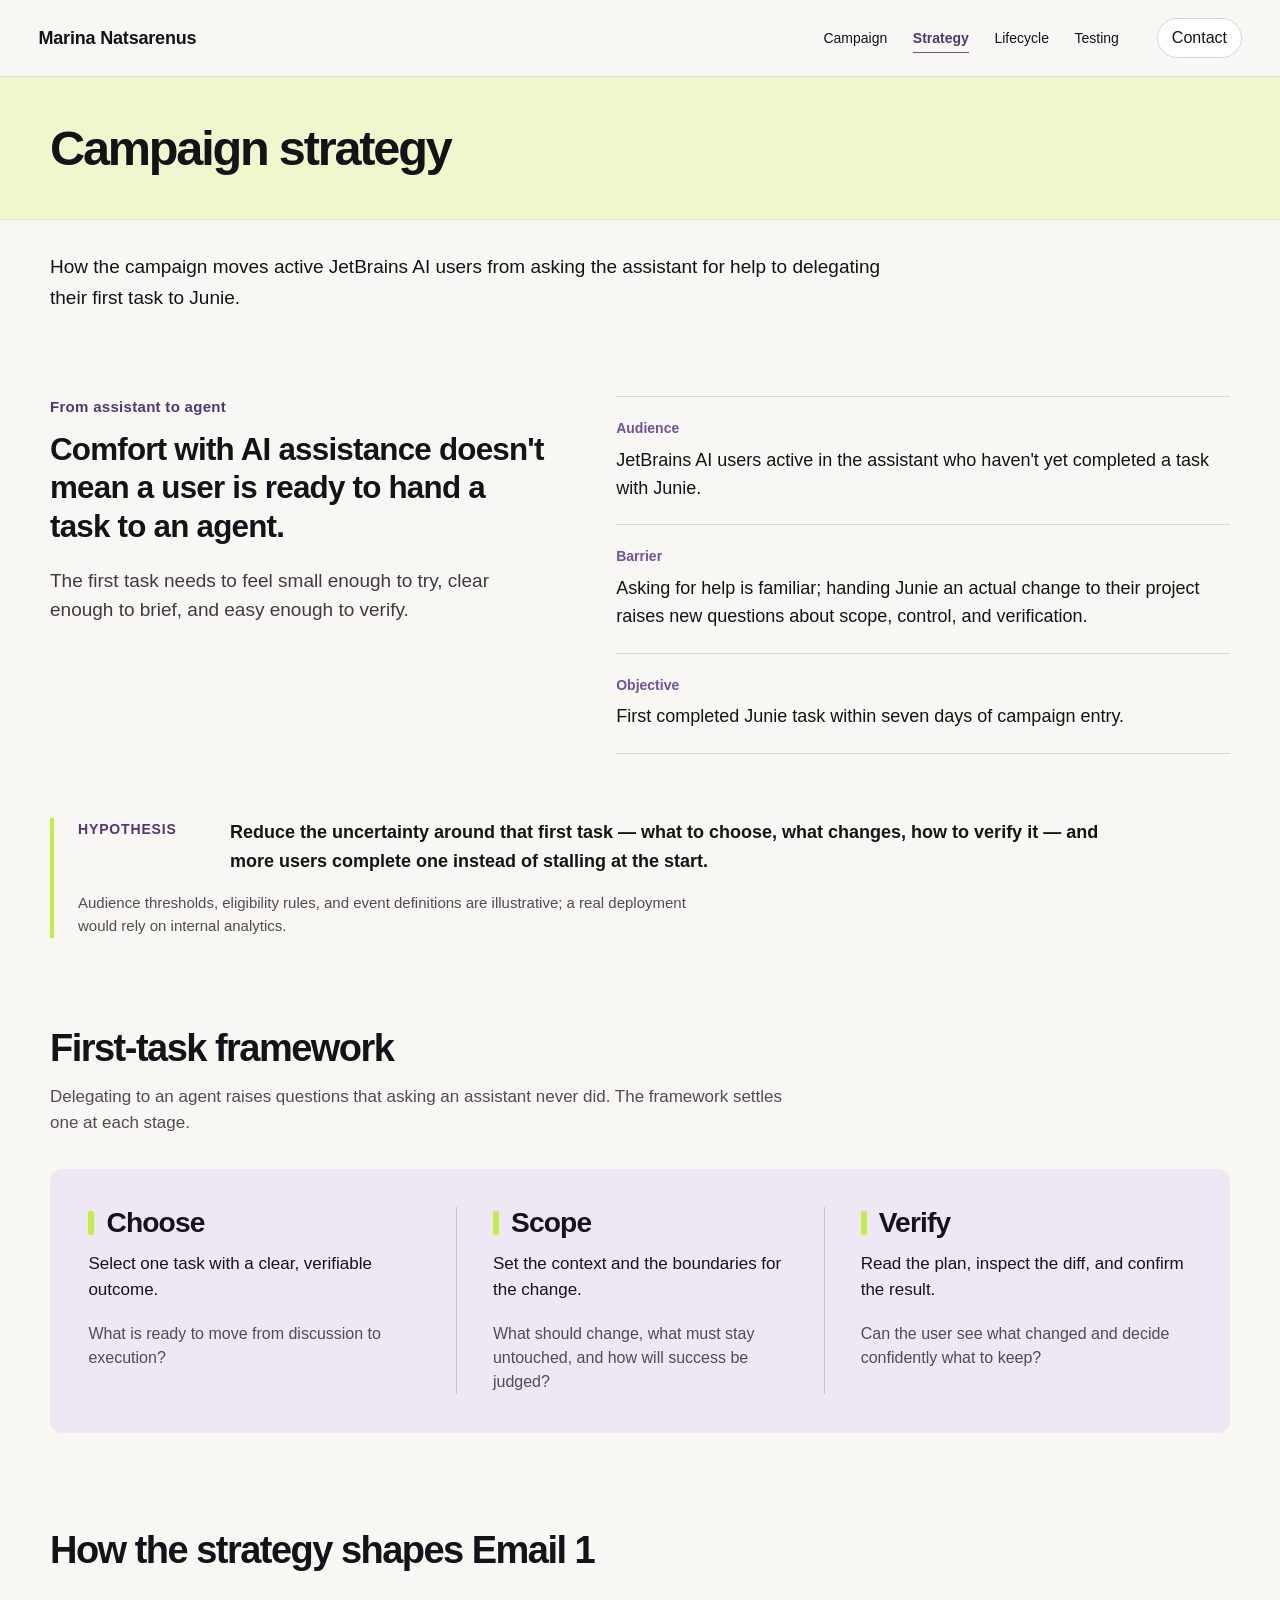
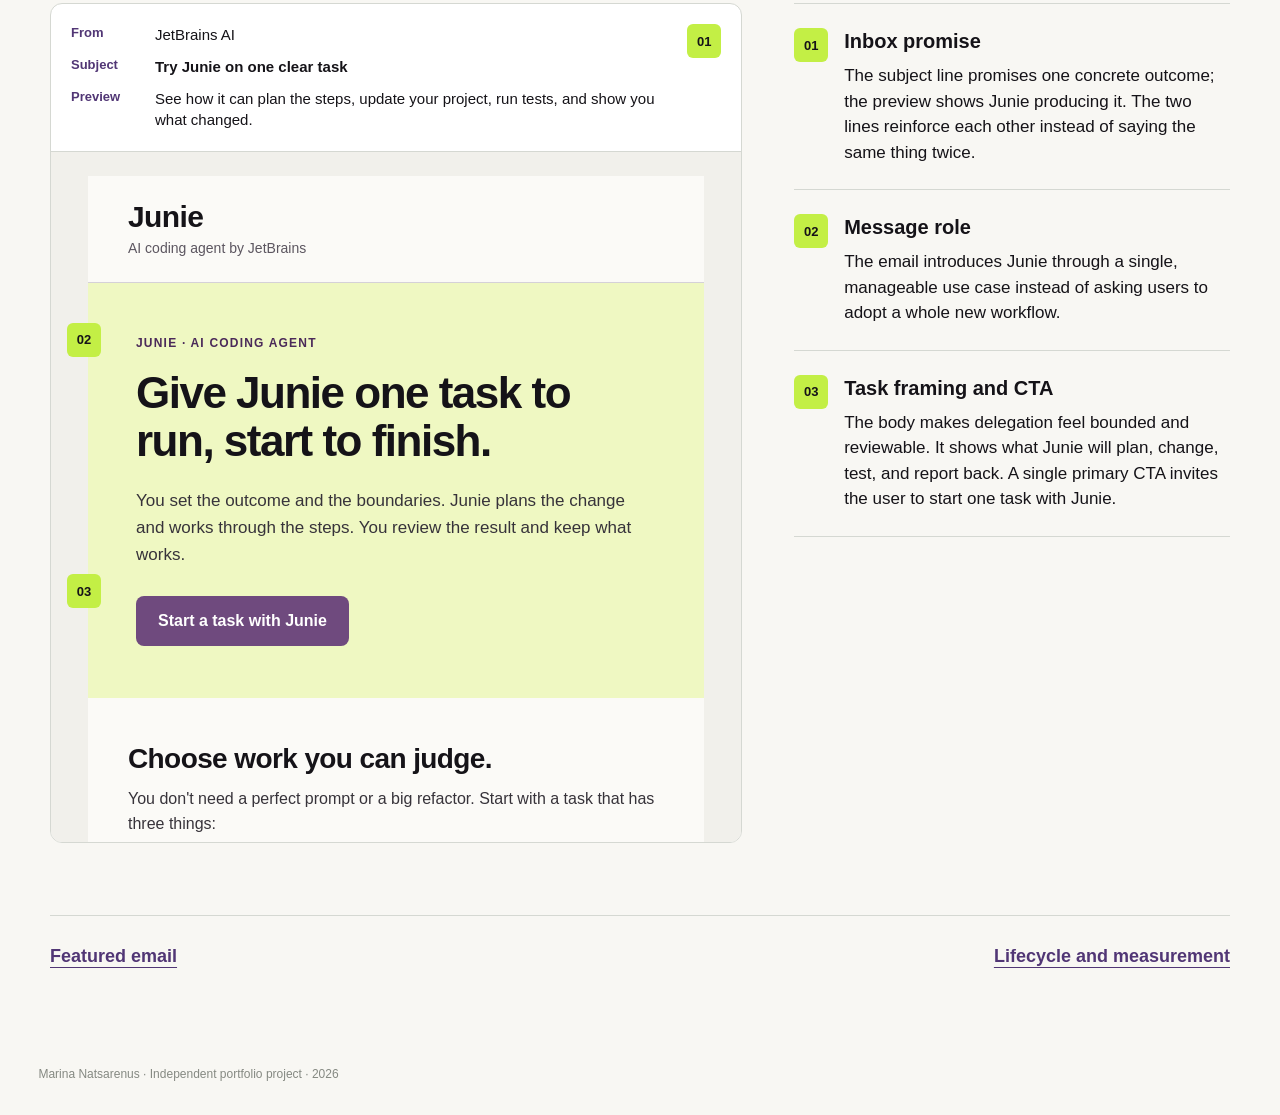
<file: strategy.html>
<!doctype html>
<html lang="en">
<head>
  <meta charset="utf-8">
  <meta name="viewport" content="width=device-width, initial-scale=1">
  <meta name="description" content="Campaign strategy for an independent Junie activation campaign concept.">
  <title>Campaign strategy — Junie activation campaign</title>
  <link rel="stylesheet" href="styles.css?v=campaign-email-1">
  <script src="script.js?v=campaign-email-1" defer></script>
</head>
<body class="internal-page strategy-page">
  <a class="skip-link" href="#main-content">Skip to content</a>

  <header class="site-header" data-header>
    <div class="header-inner">
      <a class="identity" href="index.html" aria-label="Marina Natsarenus, home">Marina Natsarenus</a>

      <button class="menu-toggle" type="button" aria-expanded="false" aria-controls="site-navigation">
        <span class="menu-label">Menu</span>
        <span class="menu-icon" aria-hidden="true"><span></span><span></span></span>
      </button>

      <nav class="site-nav" id="site-navigation" aria-label="Primary navigation">
        <ul>
          <li><a href="index.html">Campaign</a></li>
          <li><a href="strategy.html" aria-current="page">Strategy</a></li>
          <li><a href="lifecycle.html">Lifecycle</a></li>
          <li><a href="testing.html">Testing</a></li>
        </ul>
        <div class="contact-menu" data-contact-menu>
          <button class="header-action" type="button" aria-expanded="false" aria-haspopup="true" aria-controls="contact-popover">Contact</button>
          <div class="contact-popover" id="contact-popover" hidden>
            <a href="mailto:m.natsarenus@gmail.com">m.natsarenus@gmail.com</a>
            <a href="tel:+420720107607">+420 720 107 607</a>
          </div>
        </div>
      </nav>
    </div>
  </header>

  <main class="strategy-main" id="main-content">
    <header class="case-study-header">
      <div class="case-study-header__band">
        <div class="case-study-header__inner">
          <h1>Campaign strategy</h1>
        </div>
      </div>
      <div class="case-study-header__subtitle">
        <div class="case-study-header__inner">
          <p>How the campaign moves active JetBrains AI users from asking the assistant for help to delegating their first task to Junie.</p>
        </div>
      </div>
    </header>

    <div class="strategy-container strategy-content">
      <section class="strategic-premise" aria-labelledby="strategic-premise-title">
        <div class="strategic-premise__grid">
          <div class="strategic-premise__copy">
            <p class="strategic-premise__eyebrow">From assistant to agent</p>
            <h2 class="strategic-premise__statement" id="strategic-premise-title">Comfort with AI assistance doesn't mean a user is ready to hand a task to an agent.</h2>
            <p class="strategic-premise__support">The first task needs to feel small enough to try, clear enough to brief, and easy enough to verify.</p>
          </div>

          <dl class="strategic-premise__facts">
            <div>
              <dt>Audience</dt>
              <dd>JetBrains AI users active in the assistant who haven't yet completed a task with Junie.</dd>
            </div>
            <div>
              <dt>Barrier</dt>
              <dd>Asking for help is familiar; handing Junie an actual change to their project raises new questions about scope, control, and verification.</dd>
            </div>
            <div>
              <dt>Objective</dt>
              <dd>First completed Junie task within seven days of campaign entry.</dd>
            </div>
          </dl>
        </div>

        <div class="strategic-premise__hypothesis">
          <div class="strategic-premise__hypothesis-main">
            <p class="strategic-premise__hypothesis-label">HYPOTHESIS</p>
            <p>Reduce the uncertainty around that first task — what to choose, what changes, how to verify it — and more users complete one instead of stalling at the start.</p>
          </div>
          <p class="strategic-premise__note">Audience thresholds, eligibility rules, and event definitions are illustrative; a real deployment would rely on internal analytics.</p>
        </div>
      </section>

      <section class="first-task-framework" aria-labelledby="first-task-framework-title">
        <header class="strategy-section-heading">
          <h2 id="first-task-framework-title">First-task framework</h2>
          <p>Delegating to an agent raises questions that asking an assistant never did. The framework settles one at each stage.</p>
        </header>

        <ul class="first-task-framework__band">
          <li>
            <h3>Choose</h3>
            <p>Select one task with a clear, verifiable outcome.</p>
            <p class="first-task-framework__question">What is ready to move from discussion to execution?</p>
          </li>
          <li>
            <h3>Scope</h3>
            <p>Set the context and the boundaries for the change.</p>
            <p class="first-task-framework__question">What should change, what must stay untouched, and how will success be judged?</p>
          </li>
          <li>
            <h3>Verify</h3>
            <p>Read the plan, inspect the diff, and confirm the result.</p>
            <p class="first-task-framework__question">Can the user see what changed and decide confidently what to keep?</p>
          </li>
        </ul>
      </section>

      <section class="strategy-email" id="email-strategy" aria-labelledby="email-strategy-title">
        <h2 id="email-strategy-title">How the strategy shapes Email 1</h2>

        <div class="strategy-email__layout">
          <figure class="strategy-email__reference">
            <div class="strategy-email__inbox" aria-label="Email inbox details">
              <dl>
                <div><dt>From</dt><dd>JetBrains AI</dd></div>
                <div><dt>Subject</dt><dd>Try Junie on one clear task</dd></div>
                <div><dt>Preview</dt><dd>See how it can plan the steps, update your project, run tests, and show you what changed.</dd></div>
              </dl>
            </div>
            <div class="strategy-email__crop">
              <div class="strategy-email__canvas">
                <iframe src="email-01.html" title="Cropped light-mode preview of Email 1: Try Junie on one clear task" tabindex="-1" scrolling="no" data-email-frame></iframe>
              </div>
            </div>
            <span class="strategy-email__marker strategy-email__marker--01" aria-hidden="true">01</span>
            <span class="strategy-email__marker strategy-email__marker--02" aria-hidden="true">02</span>
            <span class="strategy-email__marker strategy-email__marker--03" aria-hidden="true">03</span>
          </figure>

          <div class="strategy-email__decisions">
            <article>
              <span aria-hidden="true">01</span>
              <div><h3>Inbox promise</h3><p>The subject line promises one concrete outcome; the preview shows Junie producing it. The two lines reinforce each other instead of saying the same thing twice.</p></div>
            </article>
            <article>
              <span aria-hidden="true">02</span>
              <div><h3>Message role</h3><p>The email introduces Junie through a single, manageable use case instead of asking users to adopt a whole new workflow.</p></div>
            </article>
            <article>
              <span aria-hidden="true">03</span>
              <div><h3>Task framing and CTA</h3><p>The body makes delegation feel bounded and reviewable. It shows what Junie will plan, change, test, and report back. A single primary CTA invites the user to start one task with Junie.</p></div>
            </article>
          </div>
        </div>
      </section>

      <nav class="strategy-page-nav" aria-label="Case study pages">
        <a href="index.html#featured-email-preview">Featured email</a>
        <a href="lifecycle.html">Lifecycle and measurement</a>
      </nav>
    </div>
  </main>

  <footer class="site-footer">
    <p>Marina Natsarenus · Independent portfolio project · 2026</p>
  </footer>
</body>
</html>
</file>
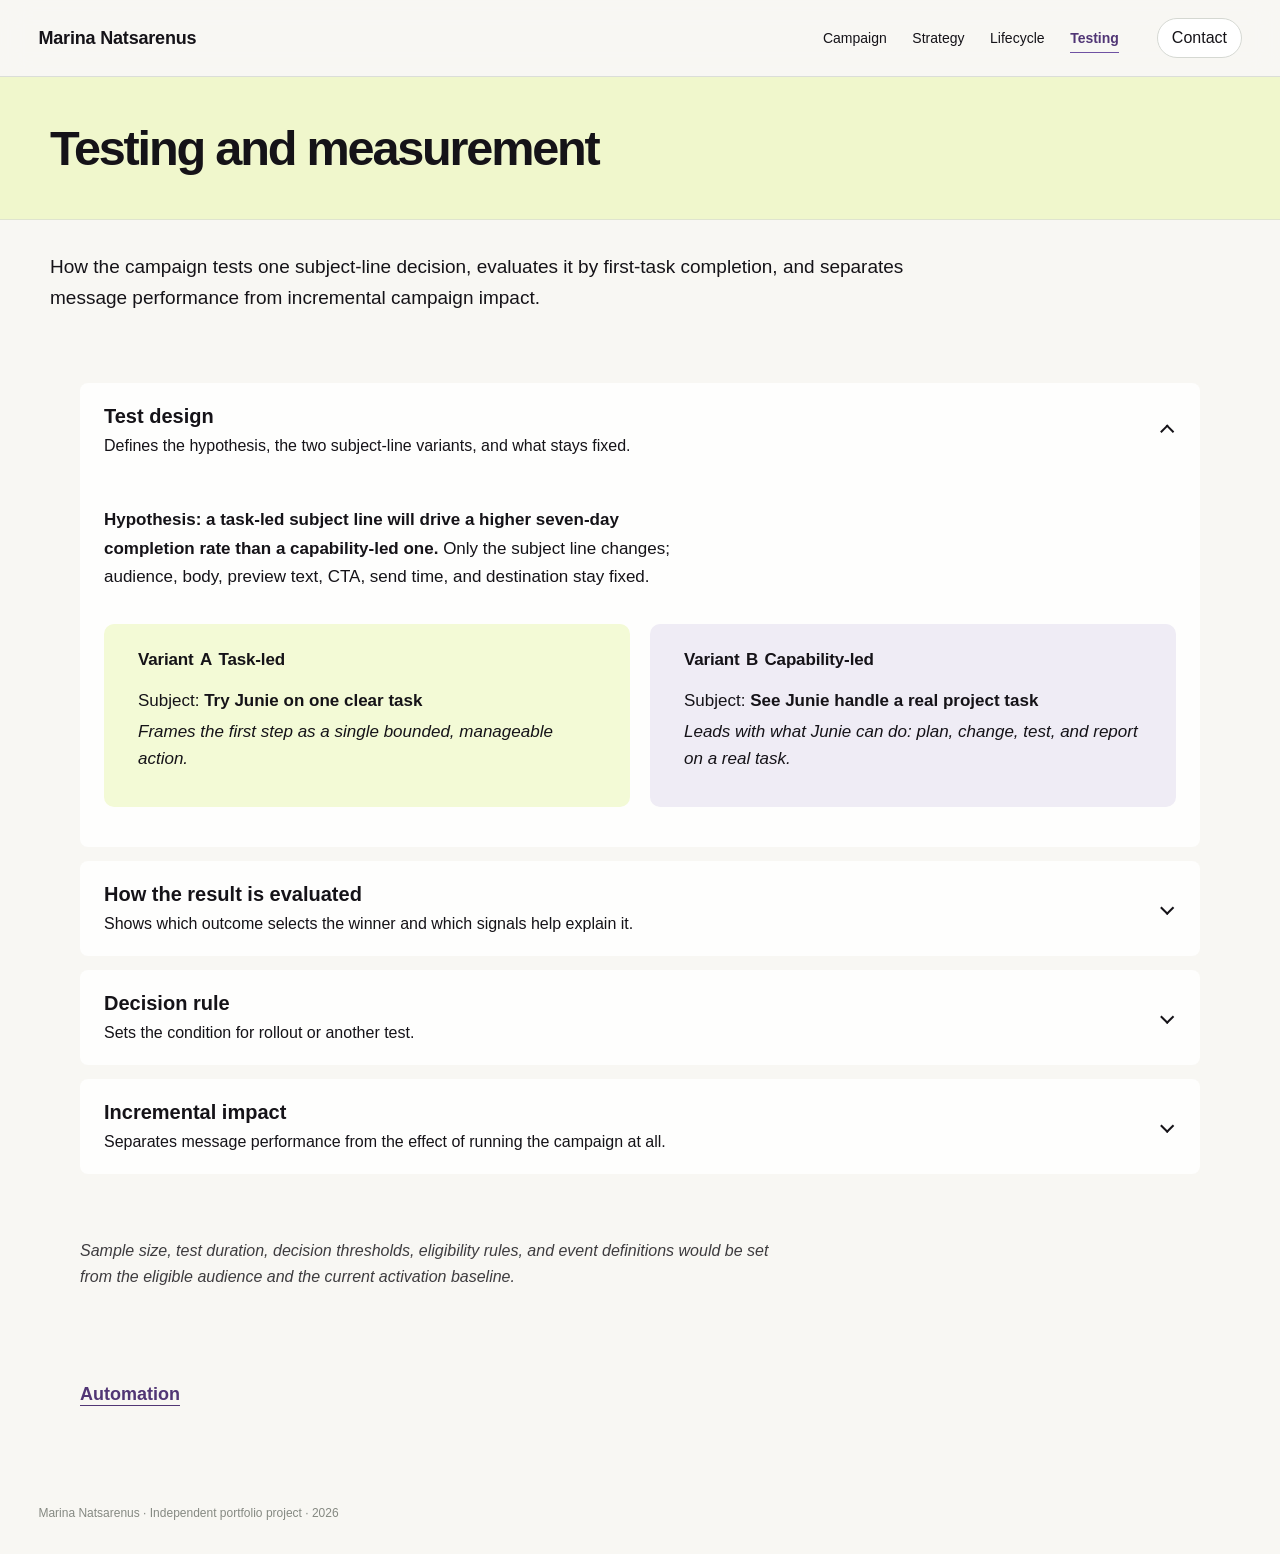
<file: testing.html>
<!doctype html>
<html lang="en">
<head>
  <meta charset="utf-8">
  <meta name="viewport" content="width=device-width, initial-scale=1">
  <meta name="description" content="Testing and measurement plan for an independent Junie activation campaign concept.">
  <title>Testing and measurement — Junie activation campaign</title>
  <link rel="stylesheet" href="styles.css?v=campaign-email-1">
  <script src="script.js?v=campaign-email-1" defer></script>
</head>
<body class="internal-page testing-page">
  <a class="skip-link" href="#main-content">Skip to content</a>

  <header class="site-header" data-header>
    <div class="header-inner">
      <a class="identity" href="index.html" aria-label="Marina Natsarenus, home">Marina Natsarenus</a>

      <button class="menu-toggle" type="button" aria-expanded="false" aria-controls="site-navigation">
        <span class="menu-label">Menu</span>
        <span class="menu-icon" aria-hidden="true"><span></span><span></span></span>
      </button>

      <nav class="site-nav" id="site-navigation" aria-label="Primary navigation">
        <ul>
          <li><a href="index.html">Campaign</a></li>
          <li><a href="strategy.html">Strategy</a></li>
          <li><a href="lifecycle.html">Lifecycle</a></li>
          <li><a href="testing.html" aria-current="page">Testing</a></li>
        </ul>
        <div class="contact-menu" data-contact-menu>
          <button class="header-action" type="button" aria-expanded="false" aria-haspopup="true" aria-controls="contact-popover">Contact</button>
          <div class="contact-popover" id="contact-popover" hidden>
            <a href="mailto:m.natsarenus@gmail.com">m.natsarenus@gmail.com</a>
            <a href="tel:+420720107607">+420 720 107 607</a>
          </div>
        </div>
      </nav>
    </div>
  </header>

  <main class="testing-main" id="main-content">
    <header class="case-study-header">
      <div class="case-study-header__band">
        <div class="case-study-header__inner">
          <h1>Testing and measurement</h1>
        </div>
      </div>
      <div class="case-study-header__subtitle">
        <div class="case-study-header__inner">
          <p>How the campaign tests one subject-line decision, evaluates it by first-task completion, and separates message performance from incremental campaign impact.</p>
        </div>
      </div>
    </header>

    <div class="testing-page-container testing-page-content">
      <div class="testing-disclosures">
        <details class="testing-disclosure" open>
          <summary>
            <span class="testing-summary-copy">
              <span class="testing-summary-title">Test design</span>
              <span class="testing-summary-description">Defines the hypothesis, the two subject-line variants, and what stays fixed.</span>
            </span>
            <span class="testing-summary-arrow" aria-hidden="true"></span>
          </summary>
          <div class="testing-disclosure__content">
            <p class="testing-hypothesis-copy"><strong>Hypothesis: a task-led subject line will drive a higher seven-day completion rate than a capability-led one.</strong>
            Only the subject line changes; audience, body, preview text, CTA, send time, and destination stay fixed.</p>

            <div class="testing-variants">
              <article class="testing-variant testing-variant--a">
                <p class="testing-variant-name"><span>Variant</span><strong>A</strong><span class="testing-variant-descriptor">Task-led</span></p>
                <p class="testing-subject">Subject: <strong>Try Junie on one clear task</strong></p>
                <p class="testing-variant-explanation"><em>Frames the first step as a single bounded, manageable action.</em></p>
              </article>

              <article class="testing-variant testing-variant--b">
                <p class="testing-variant-name"><span>Variant</span><strong>B</strong><span class="testing-variant-descriptor">Capability-led</span></p>
                <p class="testing-subject">Subject: <strong>See Junie handle a real project task</strong></p>
                <p class="testing-variant-explanation"><em>Leads with what Junie can do: plan, change, test, and report on a real task.</em></p>
              </article>
            </div>
          </div>
        </details>

        <details class="testing-disclosure">
          <summary>
            <span class="testing-summary-copy">
              <span class="testing-summary-title">How the result is evaluated</span>
              <span class="testing-summary-description">Shows which outcome selects the winner and which signals help explain it.</span>
            </span>
            <span class="testing-summary-arrow" aria-hidden="true"></span>
          </summary>
          <div class="testing-disclosure__content">
            <ul class="testing-evaluation-list">
              <li>
                <p class="testing-evaluation-main"><strong class="testing-evaluation-label">Primary metric:</strong> <strong class="testing-evaluation-value">first Junie task completed within seven days.</strong></p>
                <p>This determines the winning variant.</p>
              </li>
              <li>
                <p class="testing-evaluation-main"><strong class="testing-evaluation-label">Diagnostic path:</strong> <strong class="testing-evaluation-value">qualified CTA click → Junie opened → task submitted → task completed.</strong></p>
                <p>This shows where the two variants begin to diverge.</p>
              </li>
              <li>
                <p class="testing-evaluation-main"><strong class="testing-evaluation-label">Guardrails:</strong> <strong class="testing-evaluation-value">unsubscribes · spam complaints · delivery failures.</strong></p>
                <p>Open rate adds context but does not determine the winner.</p>
              </li>
            </ul>
          </div>
        </details>

        <details class="testing-disclosure">
          <summary>
            <span class="testing-summary-copy">
              <span class="testing-summary-title">Decision rule</span>
              <span class="testing-summary-description">Sets the condition for rollout or another test.</span>
            </span>
            <span class="testing-summary-arrow" aria-hidden="true"></span>
          </summary>
          <div class="testing-disclosure__content">
            <div class="testing-rule-inset">
              <div class="testing-rule-row">
                <p>Reliable, meaningful lift in seven-day completion with stable guardrails</p>
                <span class="testing-rule-arrow" aria-hidden="true"></span>
                <p>roll out the stronger variant as the new control.</p>
              </div>
              <div class="testing-rule-row">
                <p>Inconclusive result</p>
                <span class="testing-rule-arrow" aria-hidden="true"></span>
                <p>keep the current control and test a sharper messaging contrast.</p>
              </div>
            </div>
          </div>
        </details>

        <details class="testing-disclosure">
          <summary>
            <span class="testing-summary-copy">
              <span class="testing-summary-title">Incremental impact</span>
              <span class="testing-summary-description">Separates message performance from the effect of running the campaign at all.</span>
            </span>
            <span class="testing-summary-arrow" aria-hidden="true"></span>
          </summary>
          <div class="testing-disclosure__content">
            <div class="testing-impact-flow">
              <p>The A/B test identifies the stronger subject line among users who receive the campaign.</p>
              <p>A randomly assigned no-send holdout estimates whether the campaign lifts first-task completion beyond what would have happened through normal product use.</p>
            </div>
          </div>
        </details>
      </div>

      <p class="testing-methodology-note"><em>Sample size, test duration, decision thresholds, eligibility rules, and event definitions would be set from the eligible audience and the current activation baseline.</em></p>

      <nav class="testing-page-nav" aria-label="Case study pages">
        <a href="lifecycle.html#automation">Automation</a>
      </nav>
    </div>
  </main>

  <footer class="site-footer">
    <p>Marina Natsarenus · Independent portfolio project · 2026</p>
  </footer>
</body>
</html>
</file>
<file: styles.css>
/* Design tokens */
:root {
  --color-bg: #F8F7F3;
  --color-text: #151318;
  --color-surface: #FFFFFF;
  --color-accent: #6F52A3;
  --color-accent-deep: #513675;
  --color-accent-soft: #EEE8F5;
  --color-lime: #C3EF45;
  --color-lime-soft: #EFF8C8;
  --color-page: #F8F7F3;
  --color-surface-strong: var(--color-surface);
  --color-ink: var(--color-text);
  --color-muted: #514B55;
  --color-subtle: #858982;
  --color-border: #d5d8d2;
  --color-accent-hover: var(--color-accent-deep);
  --color-focus: var(--color-accent-deep);
  --color-on-accent: #ffffff;
  --color-on-dark-muted: #a9aaa5;
  --color-on-dark-subtle: #bfc0bb;
  --font-sans: Inter, ui-sans-serif, -apple-system, BlinkMacSystemFont, "Segoe UI", sans-serif;
  --font-mono: "SFMono-Regular", Consolas, "Liberation Mono", monospace;
  --size-xs: 0.75rem;
  --size-sm: 0.875rem;
  --size-base: 1rem;
  --size-lg: clamp(1.12rem, 1.5vw, 1.32rem);
  --size-h2: clamp(2rem, 4vw, 3.75rem);
  --size-hero: clamp(4.1rem, 8.4vw, 8.5rem);
  --space-1: 0.5rem;
  --space-2: 0.75rem;
  --space-3: 1rem;
  --space-4: 1.5rem;
  --space-5: 2rem;
  --space-6: 3rem;
  --space-7: 4.5rem;
  --space-8: 7rem;
  --radius-sm: 0.65rem;
  --radius-md: 1rem;
  --radius-lg: 1.5rem;
  --content-width: 76rem;
  --header-height: 4.75rem;
  --transition: 180ms ease;
}

/* Reset and base styles */
*, *::before, *::after { box-sizing: border-box; }
html { scroll-behavior: smooth; scroll-padding-top: calc(var(--header-height) + 1.5rem); }
body { margin: 0; min-width: 20rem; overflow-x: hidden; background: var(--color-page); color: var(--color-ink); font-family: var(--font-sans); line-height: 1.5; }
a { color: inherit; text-decoration: none; }
button { color: inherit; font: inherit; }
p, h1, h2, h3, h4, h5, dl, dd { margin: 0; }
ul, ol { margin: 0; padding: 0; list-style: none; }
.visually-hidden { position: absolute !important; width: 1px !important; height: 1px !important; padding: 0 !important; margin: -1px !important; overflow: hidden !important; clip: rect(0, 0, 0, 0) !important; white-space: nowrap !important; border: 0 !important; }

/* Typography */
h1, h2 { font-weight: 560; letter-spacing: -0.055em; line-height: 0.94; }
.eyebrow, .section-kicker, .strategy-label, .snapshot-item dt, .step-number { font-family: var(--font-mono); font-size: var(--size-xs); letter-spacing: 0.055em; text-transform: uppercase; }
.eyebrow, .section-kicker, .strategy-label, .snapshot-item dt { color: var(--color-muted); }

/* Layout */
.hero, .section-inner { width: min(100% - clamp(2rem, 6vw, 6rem), var(--content-width)); margin-inline: auto; }
.hero, .strategy-section { scroll-margin-top: calc(var(--header-height) + 1.5rem); }
.hero { padding: clamp(4.5rem, 8vw, 7rem) 0 var(--space-6); }
.hero-copy { width: min(75%, 55rem); }

/* Header */
.site-header { position: sticky; z-index: 20; top: 0; border-bottom: 1px solid color-mix(in srgb, var(--color-border) 82%, transparent); background: color-mix(in srgb, var(--color-page) 92%, transparent); backdrop-filter: blur(14px); }
.header-inner { display: flex; width: min(100% - clamp(2rem, 6vw, 6rem), var(--content-width)); min-height: var(--header-height); margin-inline: auto; align-items: center; justify-content: space-between; }
.identity { font-size: 1.125rem; font-weight: 600; letter-spacing: -0.01em; }
.site-nav { display: flex; align-items: center; gap: clamp(1.5rem, 3vw, 3rem); }
.site-nav ul { display: flex; gap: clamp(1rem, 2vw, 2rem); }
.site-nav a { position: relative; font-size: var(--size-sm); white-space: nowrap; }
.site-nav ul a::after { position: absolute; right: 0; bottom: -0.45rem; left: 0; height: 1px; background: var(--color-accent); content: ""; transform: scaleX(0); transform-origin: right; transition: transform var(--transition); }
.site-nav ul a:hover::after, .site-nav ul a:focus-visible::after { transform: scaleX(1); transform-origin: left; }
.header-action { display: inline-flex; min-height: 2.5rem; padding: 0.4rem 0.85rem; border: 1px solid var(--color-border); border-radius: 999px; align-items: center; gap: 0.5rem; background: var(--color-surface); cursor: pointer; transition: border-color var(--transition), background var(--transition); }
.header-action:hover { border-color: var(--color-ink); background: var(--color-surface-strong); }
.contact-menu { position: relative; }
.contact-popover { position: absolute; z-index: 30; top: calc(100% + 0.75rem); right: 0; display: grid; width: min(18rem, calc(100vw - 2rem)); padding: 0.5rem; border: 1px solid color-mix(in srgb, var(--color-accent) 22%, var(--color-border)); border-radius: 0.625rem; background: var(--color-surface); box-shadow: 0 0.75rem 2rem rgb(21 19 24 / 0.12); gap: 0.125rem; }
.contact-popover[hidden] { display: none; }
.site-nav .contact-popover a { display: block; padding: 0.7rem 0.75rem; border-radius: 0.375rem; color: var(--color-text); font-size: 0.9375rem; font-weight: 600; line-height: 1.35; text-decoration: underline; text-decoration-color: color-mix(in srgb, var(--color-accent) 52%, transparent); text-decoration-thickness: 1px; text-underline-offset: 0.25em; }
.site-nav .contact-popover a:hover, .site-nav .contact-popover a:focus-visible { background: var(--color-accent-soft); color: var(--color-accent-deep); text-decoration-thickness: 2px; }
.menu-toggle { display: none; }

/* Hero */
.eyebrow { margin-bottom: var(--space-5); white-space: nowrap; }
h1 { max-width: 10ch; font-size: var(--size-hero); }
.hero-lede { max-width: 48rem; margin-top: var(--space-5); font-size: var(--size-lg); font-weight: 500; line-height: 1.48; }
.hero-actions { display: flex; margin-top: var(--space-5); flex-wrap: wrap; gap: var(--space-2); }
.disclosure { max-width: 38rem; margin-top: var(--space-3); color: var(--color-subtle); font-size: var(--size-xs); }

/* Campaign at a glance */
.snapshot { margin-top: clamp(3.5rem, 7vw, 6rem); padding: clamp(2rem, 3vw, 2.5rem); border: 1px solid var(--color-border); border-top: 2px solid var(--color-accent-deep); border-radius: var(--radius-md); background: var(--color-surface); }
.snapshot > h2 { display: flex; margin-bottom: var(--space-5); align-items: center; gap: var(--space-2); font-size: clamp(1.45rem, 2vw, 1.85rem); letter-spacing: -0.035em; line-height: 1.1; }
.snapshot > h2::before { width: 0.7rem; height: 0.7rem; border-radius: 50%; background: var(--color-lime); content: ""; }
.snapshot-grid { display: grid; grid-template-columns: repeat(4, 1fr); }
.snapshot-item { padding: 0 var(--space-4); border-left: 1px solid var(--color-border); }
.snapshot-item:first-child { padding-left: 0; border-left: 0; }
.snapshot-item:last-child { padding-right: 0; }
.snapshot-item:last-child { margin-block: calc(var(--space-2) * -1); padding: var(--space-2) var(--space-3); border-radius: var(--radius-sm); background: var(--color-accent-soft); }
.snapshot-item dt { margin-bottom: var(--space-3); color: var(--color-accent-deep); }
.snapshot-item dd { font-size: var(--size-sm); font-weight: 520; line-height: 1.5; }

/* Buttons and links */
.button { display: inline-flex; min-height: 3.25rem; padding: 0.75rem 1.15rem; border: 1px solid transparent; border-radius: var(--radius-sm); align-items: center; justify-content: center; gap: 1rem; font-size: var(--size-sm); font-weight: 650; transition: background var(--transition), border-color var(--transition), color var(--transition), transform var(--transition); }
.button:active { transform: translateY(1px); }
.button-primary { background: var(--color-accent); color: var(--color-on-accent); }
.button-primary:hover { background: var(--color-accent-hover); }
.button-secondary { min-height: 3rem; padding-inline: 1rem; border-color: transparent; background: transparent; color: var(--color-muted); }
.button-secondary:hover { border-color: var(--color-border); background: var(--color-surface); color: var(--color-ink); }

/* Campaign strategy */
.strategy-section { margin-top: var(--space-7); padding: clamp(4rem, 6vw, 5.5rem) 0 0; border-radius: var(--radius-lg) var(--radius-lg) 0 0; background: var(--color-surface); }
.strategy-section .section-kicker, .strategy-label { color: var(--color-accent-deep); }
.strategy-opening { display: grid; grid-template-columns: minmax(0, 1.1fr) minmax(20rem, 0.9fr); gap: clamp(3rem, 4vw, 4rem); align-items: start; }
.strategy-header { max-width: 47rem; }
.strategy-header h2 { margin-top: var(--space-3); font-size: clamp(2rem, 3.5vw, 3.35rem); line-height: 1.04; }
.strategy-header > p:last-child { max-width: 39rem; margin-top: var(--space-3); color: var(--color-muted); font-size: var(--size-base); line-height: 1.55; }
.campaign-insight { position: relative; padding: clamp(2.25rem, 3vw, 2.75rem); border-radius: var(--radius-md); background: var(--color-accent-soft); color: var(--color-text); }
.campaign-insight::before { display: block; width: 2.5rem; height: 0.25rem; margin-bottom: var(--space-5); background: var(--color-lime); content: ""; }
.campaign-insight h3 { font-size: clamp(1.3rem, 2.1vw, 1.75rem); font-weight: 600; letter-spacing: -0.035em; line-height: 1.18; }
.campaign-insight > p { margin-top: var(--space-4); color: var(--color-muted); font-size: var(--size-sm); line-height: 1.65; }
.strategy-framework { margin-top: clamp(3rem, 5vw, 4rem); }
.framework-header { display: grid; grid-template-columns: 1.2fr 0.8fr; gap: var(--space-5); align-items: end; }
.framework-header h3 { font-size: clamp(2rem, 3.6vw, 3.25rem); font-weight: 580; letter-spacing: -0.05em; line-height: 1.05; }
.framework-header p { max-width: 31rem; color: var(--color-muted); }
.strategy-steps { display: grid; margin-top: var(--space-4); grid-template-columns: repeat(3, 1fr); gap: var(--space-3); align-items: stretch; }
.strategy-steps li { display: grid; padding: clamp(1.75rem, 2.3vw, 2rem); border: 1px solid var(--color-border); border-top: 2px solid var(--color-accent-deep); border-radius: var(--radius-md); background: var(--color-surface); grid-template-rows: auto auto 1fr auto; }
.step-number { display: inline-flex; width: fit-content; min-width: 2.25rem; min-height: 1.75rem; padding: 0.2rem 0.5rem; border-radius: 999px; align-items: center; justify-content: center; background: var(--color-lime); color: var(--color-text); font-weight: 700; }
.strategy-steps h4 { margin-top: var(--space-3); font-size: clamp(1.3rem, 1.8vw, 1.65rem); font-weight: 600; letter-spacing: -0.03em; }
.strategy-steps h4 + p { margin-top: var(--space-3); color: var(--color-ink); font-size: var(--size-sm); line-height: 1.55; }
.step-question { min-height: 7.25rem; margin-top: var(--space-4); padding: var(--space-3); border-radius: var(--radius-sm); background: var(--color-lime-soft); color: var(--color-text); font-size: var(--size-sm); line-height: 1.5; }
.step-question span { display: block; margin-bottom: var(--space-2); color: var(--color-accent-deep); font-family: var(--font-mono); font-size: var(--size-xs); font-weight: 700; letter-spacing: 0.045em; text-transform: uppercase; }
.campaign-brief { margin-top: clamp(3rem, 5vw, 4rem); }
.campaign-brief > h3 { font-size: clamp(1.5rem, 2.3vw, 2rem); font-weight: 600; letter-spacing: -0.035em; }
.campaign-tabs { display: grid; margin-top: var(--space-3); grid-template-columns: minmax(14rem, 0.85fr) minmax(0, 2.15fr); gap: var(--space-3); }
.campaign-tab-item { display: contents; }
.campaign-tab { position: relative; display: grid; width: 100%; padding: var(--space-3); border: 1px solid var(--color-border); border-radius: var(--radius-sm); cursor: pointer; text-align: left; grid-column: 1; gap: var(--space-1); background: var(--color-surface); color: var(--color-text); }
.campaign-tab-item:nth-child(1) .campaign-tab { grid-row: 1; }
.campaign-tab-item:nth-child(2) .campaign-tab { grid-row: 2; }
.campaign-tab-item:nth-child(3) .campaign-tab { grid-row: 3; }
.campaign-tab:hover { border-color: var(--color-accent-deep); }
.campaign-tab[aria-selected="true"] { border-color: var(--color-accent); background: var(--color-accent); color: var(--color-on-accent); }
.campaign-tab[aria-selected="true"]::before { position: absolute; top: var(--space-3); left: 0; width: 0.25rem; height: 1.5rem; background: var(--color-lime); content: ""; }
.campaign-tab span { font-weight: 700; }
.campaign-tab small { color: var(--color-muted); font-size: var(--size-xs); line-height: 1.45; }
.campaign-tab[aria-selected="true"] small { color: var(--color-on-dark-subtle); }
.campaign-panel { min-height: 100%; padding: clamp(1.75rem, 3vw, 2.5rem); border-radius: var(--radius-md); background: var(--color-accent-soft); grid-column: 2; grid-row: 1 / span 3; }
.campaign-panel[hidden] { display: none; }
.campaign-panel h4 { color: var(--color-accent-deep); font-size: clamp(1.25rem, 2vw, 1.65rem); font-weight: 650; letter-spacing: -0.025em; }
.campaign-panel > p:not(.supporting-note) { max-width: 47rem; margin-top: var(--space-3); color: var(--color-text); line-height: 1.6; }
.panel-points { display: grid; margin-top: var(--space-5); grid-template-columns: repeat(3, 1fr); gap: var(--space-4); }
.panel-points dt { color: var(--color-accent-deep); font-family: var(--font-mono); font-size: var(--size-xs); font-weight: 700; letter-spacing: 0.045em; text-transform: uppercase; }
.panel-points dd { margin-top: var(--space-2); color: var(--color-muted); font-size: var(--size-sm); line-height: 1.55; }
.supporting-note { margin-top: var(--space-3); color: var(--color-subtle); font-size: var(--size-xs); line-height: 1.55; }

/* Featured email */
.email-section { scroll-margin-top: calc(var(--header-height) + 1.5rem); padding: clamp(5rem, 9vw, 8rem) 0; background: var(--color-bg); }
.email-section-inner { width: min(100% - clamp(2rem, 6vw, 6rem), var(--content-width)); margin-inline: auto; }
.email-section-header { max-width: 51rem; }
.email-section-header .section-kicker { color: var(--color-accent-deep); }
.email-section-header h2 { margin-top: var(--space-3); font-size: clamp(2.25rem, 4.5vw, 4.25rem); line-height: 1; }
.email-section-header > p:last-child { max-width: 46rem; margin-top: var(--space-4); color: var(--color-muted); font-size: var(--size-lg); line-height: 1.55; }
.email-metadata { display: grid; margin-top: var(--space-6); padding: var(--space-4) 0; border-top: 1px solid var(--color-border); border-bottom: 1px solid var(--color-border); grid-template-columns: repeat(4, 1fr); }
.email-metadata > div { padding-inline: var(--space-4); border-left: 1px solid var(--color-border); }
.email-metadata > div:first-child { padding-left: 0; border-left: 0; }
.email-metadata dt { color: var(--color-accent-deep); font-family: var(--font-mono); font-size: var(--size-xs); letter-spacing: 0.05em; text-transform: uppercase; }
.email-metadata dd { margin-top: var(--space-2); font-size: var(--size-sm); font-weight: 600; }
.email-feature-layout { display: grid; margin-top: clamp(3.5rem, 7vw, 6rem); grid-template-columns: minmax(18rem, 0.4fr) minmax(0, 0.6fr); gap: clamp(3rem, 5vw, 4rem); align-items: start; }
.email-analysis { border-top: 2px solid var(--color-accent-deep); }
.email-analysis > h3 { padding: var(--space-3) 0; color: var(--color-accent-deep); font-size: var(--size-lg); font-weight: 700; letter-spacing: -0.02em; }
.email-analysis details { border-top: 1px solid var(--color-border); }
.email-analysis details:last-child { border-bottom: 1px solid var(--color-border); }
.email-analysis summary { position: relative; display: grid; min-height: 4.5rem; padding: var(--space-3) 2.5rem var(--space-3) 0; cursor: pointer; list-style: none; align-content: center; gap: 0.2rem; }
.email-analysis summary::-webkit-details-marker { display: none; }
.email-analysis summary::after { position: absolute; top: 50%; right: 0.25rem; color: var(--color-accent-deep); content: "+"; font-size: 1.25rem; font-weight: 500; transform: translateY(-50%); transition: transform var(--transition); }
.email-analysis details[open] summary::after { transform: translateY(-50%) rotate(45deg); }
.email-analysis summary span { color: var(--color-text); font-size: var(--size-base); font-weight: 700; }
.email-analysis summary small { color: var(--color-muted); font-size: var(--size-xs); line-height: 1.45; }
.email-analysis details > p { max-width: 35rem; padding: 0 2.5rem var(--space-4) 0; color: var(--color-muted); font-size: var(--size-sm); line-height: 1.62; }
.email-preview-column { min-width: 0; }
.email-preview-panel { position: sticky; top: calc(var(--header-height) + var(--space-4)); overflow: hidden; border: 1px solid var(--color-border); border-radius: var(--radius-lg); background: var(--color-surface); }
.inbox-preview { padding: var(--space-4); border-bottom: 1px solid var(--color-border); }
.inbox-preview dl { display: grid; gap: var(--space-2); }
.inbox-preview dl > div { display: grid; grid-template-columns: 4.5rem 1fr; gap: var(--space-2); }
.inbox-preview dt { color: var(--color-subtle); font-family: var(--font-mono); font-size: var(--size-xs); text-transform: uppercase; }
.inbox-preview dd { font-size: var(--size-sm); }
.inbox-preview dl > div:nth-child(2) dd { font-size: var(--size-base); font-weight: 700; }
.inbox-preview dl > div:nth-child(3) dd { color: var(--color-muted); }
.preview-toolbar { display: flex; padding: var(--space-3) var(--space-4); border-bottom: 1px solid var(--color-border); flex-wrap: wrap; align-items: end; justify-content: space-between; gap: var(--space-3); background: var(--color-surface); }
.preview-control-group { display: grid; gap: var(--space-1); }
.preview-control-group > span { color: var(--color-subtle); font-family: var(--font-mono); font-size: var(--size-xs); text-transform: uppercase; }
.segmented-control { display: inline-flex; padding: 0.2rem; border: 1px solid var(--color-border); border-radius: var(--radius-sm); background: var(--color-bg); }
.segmented-control button { min-height: 2.75rem; padding: 0.55rem 0.8rem; border: 0; border-radius: calc(var(--radius-sm) - 0.2rem); cursor: pointer; background: transparent; color: var(--color-muted); font-size: var(--size-sm); font-weight: 650; }
.segmented-control button[aria-pressed="true"] { background: var(--color-accent); color: var(--color-on-accent); }
.segmented-control button:hover:not([aria-pressed="true"]) { color: var(--color-accent-deep); }
.email-frame-stage { display: flex; overflow: hidden; min-height: 48rem; padding: var(--space-4); align-items: flex-start; justify-content: center; background: #deddd8; transition: background var(--transition); }
.email-frame-stage[data-preview-appearance="dark"] { background: #201e22; }
.email-frame-stage[data-preview-appearance="dark"] .email-frame,
.email-frame-stage[data-preview-appearance="dark"] iframe { border-color: #403a45; background: #121116; }
.email-frame { overflow: hidden; width: min(100%, 640px); border: 1px solid var(--color-border); border-radius: var(--radius-sm); background: var(--color-bg); transition: width var(--transition); }
.email-frame-stage[data-preview-viewport="mobile"] .email-frame { width: min(100%, 380px); }
.email-frame iframe { display: block; width: 100%; height: 48rem; border: 0; background: var(--color-bg); }
.expand-email { display: block; width: 100%; min-height: 3.5rem; padding: var(--space-3) var(--space-4); border: 0; border-top: 1px solid var(--color-border); cursor: pointer; background: var(--color-surface); color: var(--color-accent-deep); font-weight: 700; text-align: center; }
.expand-email:hover { background: var(--color-accent-soft); }
.production-note { margin-top: var(--space-6); padding: var(--space-4); border-left: 3px solid var(--color-accent-deep); background: var(--color-surface); }
.production-note p { max-width: 70rem; color: var(--color-subtle); font-size: var(--size-xs); line-height: 1.6; }
.production-note p + p { margin-top: var(--space-2); }

/* Automation journey */
.automation-section { scroll-margin-top: calc(var(--header-height) + 1.5rem); padding: clamp(5rem, 9vw, 8rem) 0; background: var(--color-bg); }
.automation-inner { width: min(100% - clamp(2rem, 6vw, 6rem), var(--content-width)); margin-inline: auto; }
.automation-header { max-width: 59rem; }
.automation-header .section-kicker { color: var(--color-accent-deep); }
.automation-header h2 { max-width: 13ch; margin-top: var(--space-3); font-size: clamp(2.45rem, 5vw, 4.75rem); line-height: 0.98; }
.automation-header > p:last-child { max-width: 51rem; margin-top: var(--space-4); color: var(--color-muted); font-size: var(--size-lg); line-height: 1.55; }
.automation-summary { display: grid; margin-top: var(--space-6); padding: var(--space-4) 0; border-top: 1px solid var(--color-border); border-bottom: 1px solid var(--color-border); grid-template-columns: 1.7fr 0.55fr 0.7fr 1.25fr; }
.automation-summary > div { padding-inline: var(--space-4); border-left: 1px solid var(--color-border); }
.automation-summary > div:first-child { padding-left: 0; border-left: 0; }
.automation-summary dt { color: var(--color-accent-deep); font-family: var(--font-mono); font-size: var(--size-xs); letter-spacing: 0.05em; text-transform: uppercase; }
.automation-summary dd { margin-top: var(--space-2); font-size: var(--size-sm); font-weight: 600; line-height: 1.45; }
.automation-journey { width: min(100%, 68rem); margin: clamp(4rem, 7vw, 6rem) auto 0; }
.automation-flow { position: relative; }
.automation-flow::before { position: absolute; z-index: 0; top: 1.5rem; bottom: 1.5rem; left: 50%; width: 1px; background: var(--color-border); content: ""; transform: translateX(-50%); }
.flow-step { position: relative; z-index: 1; display: grid; padding-bottom: clamp(2.5rem, 5vw, 4rem); justify-items: center; }
.flow-step:last-child { padding-bottom: 0; }
.flow-node { width: min(100%, 42rem); padding: clamp(1.35rem, 2.5vw, 2rem); border: 1px solid var(--color-border); border-radius: var(--radius-md); background: var(--color-surface); }
.flow-node h4 { color: var(--color-text); font-size: clamp(1.28rem, 2.1vw, 1.75rem); font-weight: 650; letter-spacing: -0.035em; line-height: 1.16; }
.flow-node h4 + p, .flow-node p + p { margin-top: var(--space-3); }
.flow-node > p:not(.node-label):not(.node-note):not(.flow-action):not(.example-task) { color: var(--color-muted); font-size: var(--size-sm); line-height: 1.62; }
.flow-node strong { color: var(--color-accent-deep); font-size: var(--size-xs); letter-spacing: 0.045em; text-transform: uppercase; }
.node-label, .node-meta, .branch-label, .merge-label, .flow-action span, .example-task span { font-family: var(--font-mono); font-size: var(--size-xs); font-weight: 700; letter-spacing: 0.055em; text-transform: uppercase; }
.node-label { margin-bottom: var(--space-2); color: var(--color-accent-deep); }
.node-note, .illustrative-note, .final-outcome-note { color: var(--color-subtle); font-size: var(--size-xs); line-height: 1.55; }
.entry-node { width: min(100%, 37rem); padding: var(--space-4); }
.entry-node h4 { font-size: clamp(1.15rem, 1.8vw, 1.45rem); }
.email-node { border-top: 3px solid var(--color-accent-deep); background: var(--color-accent-soft); }
.featured-email-node, .final-email-node { width: min(100%, 46rem); }
.node-meta { display: flex; margin-bottom: var(--space-3); flex-wrap: wrap; align-items: center; gap: var(--space-2); color: var(--color-accent-deep); }
.node-meta span { padding-right: var(--space-2); border-right: 1px solid color-mix(in srgb, var(--color-accent-deep) 28%, transparent); }
.node-meta span:last-child { padding-right: 0; border-right: 0; }
.node-meta .featured-badge { padding: 0.3rem 0.55rem; border: 0; border-radius: 999px; background: var(--color-lime-soft); color: var(--color-text); }
.flow-action { margin-top: var(--space-4) !important; padding-top: var(--space-3); border-top: 1px solid color-mix(in srgb, var(--color-accent-deep) 22%, transparent); color: var(--color-text); font-size: var(--size-sm); font-weight: 700; line-height: 1.5; }
.flow-action span, .example-task span { display: block; margin-bottom: 0.25rem; color: var(--color-accent-deep); }
.compact-step { padding-bottom: clamp(2rem, 4vw, 3rem); }
.wait-step { width: fit-content; padding: 0.55rem 1rem; border: 1px solid var(--color-border); border-radius: 999px; background: #e5e4df; color: var(--color-muted); font-family: var(--font-mono); font-size: var(--size-xs); font-weight: 700; letter-spacing: 0.04em; text-transform: uppercase; }
.decision-node { width: min(100%, 36rem); border-color: var(--color-accent); text-align: center; }
.decision-node .node-label { display: inline-flex; align-items: center; gap: 0.45rem; }
.decision-node .node-label span { width: 0.55rem; height: 0.55rem; border-radius: 50%; background: var(--color-lime); }
.decision-branches, .email-branch-grid, .final-outcomes { position: relative; display: grid; width: 100%; margin-top: var(--space-5); grid-template-columns: repeat(2, minmax(0, 1fr)); gap: clamp(2rem, 5vw, 4rem); align-items: stretch; }
.decision-branches::before, .email-branch-grid::before { position: absolute; top: calc(var(--space-4) * -1); right: 25%; left: 25%; height: 1px; background: var(--color-border); content: ""; }
.decision-branch, .branch-definition, .email-path, .followup-email-node { position: relative; }
.decision-branch::before, .email-path::before { position: absolute; top: calc(var(--space-4) * -1); left: 50%; width: 1px; height: var(--space-4); background: var(--color-border); content: ""; }
.branch-label { margin-bottom: var(--space-2); color: var(--color-accent-deep); text-align: center; }
.decision-branch > .flow-node { width: 100%; }
.success-node { border-color: #bddb57; background: var(--color-lime-soft); }
.success-node .node-label { color: var(--color-text); }
.continue-branch { display: grid; align-content: start; }
.continue-branch > p:last-child, .compact-success-reference > p:last-child { min-height: 5.25rem; padding: var(--space-3); border: 1px solid var(--color-border); border-radius: var(--radius-sm); background: var(--color-surface); color: var(--color-muted); font-size: var(--size-sm); line-height: 1.5; text-align: center; }
.branch-definition { padding: var(--space-3); border: 1px solid var(--color-border); border-radius: var(--radius-sm); background: var(--color-surface); }
.branch-definition .branch-label { text-align: left; }
.branch-definition > p:last-child { color: var(--color-muted); font-size: var(--size-sm); line-height: 1.55; }
.illustrative-note { max-width: 44rem; margin-top: var(--space-3); text-align: center; }
.email-branches-step { padding-top: var(--space-2); }
.email-branch-grid { margin-top: 0; }
.email-branch-grid::before, .email-path::before { top: calc(var(--space-5) * -1); }
.email-path::before { height: var(--space-5); }
.email-path { display: grid; height: 100%; grid-template-rows: auto 1fr; gap: var(--space-3); }
.email-path > .branch-definition { min-height: 7.25rem; }
.followup-email-node { display: flex; width: 100%; height: 100%; flex-direction: column; }
.followup-email-node .flow-action { margin-top: auto !important; }
.task-patterns { display: grid; margin-top: var(--space-3); gap: var(--space-2); }
.task-patterns li { position: relative; padding-left: 1.15rem; color: var(--color-muted); font-size: var(--size-xs); line-height: 1.5; }
.task-patterns li::before { position: absolute; top: 0.55rem; left: 0; width: 0.4rem; height: 0.4rem; border-radius: 50%; background: var(--color-lime); content: ""; }
.merge-step { padding-top: var(--space-2); }
.merge-label { margin-bottom: var(--space-2); padding: 0.35rem 0.6rem; border-radius: 999px; background: var(--color-surface); color: var(--color-accent-deep); }
.compact-outcomes .decision-branch > p:last-child { min-height: 5.25rem; }
.suppression-node { border-color: var(--color-border); background: #e5e4df; }
.suppression-node h4, .suppression-node p { color: var(--color-muted); }
.intent-step .decision-node > p:last-child { max-width: 29rem; margin: var(--space-3) auto 0; }
.example-task { margin-top: var(--space-4); padding: var(--space-3); border-radius: var(--radius-sm); background: var(--color-surface); color: var(--color-muted); font-size: var(--size-sm); line-height: 1.55; }
.final-outcomes { margin-top: 0; }
.final-outcomes .flow-node { width: 100%; }
.final-outcome-note { max-width: 48rem; margin-top: var(--space-3); padding: 0 var(--space-3); text-align: center; }
.automation-rationale { width: min(100%, 60rem); margin: clamp(4rem, 7vw, 6rem) auto 0; }
.automation-rationale > h3 { color: var(--color-accent-deep); font-size: clamp(1.7rem, 3vw, 2.4rem); font-weight: 650; letter-spacing: -0.04em; }
.automation-disclosures { margin-top: var(--space-3); border-top: 2px solid var(--color-accent-deep); }
.automation-disclosures details { border-bottom: 1px solid var(--color-border); }
.automation-disclosures summary { position: relative; display: grid; min-height: 4.75rem; padding: var(--space-3) 2.5rem var(--space-3) 0; cursor: pointer; list-style: none; align-content: center; gap: 0.2rem; }
.automation-disclosures summary::-webkit-details-marker { display: none; }
.automation-disclosures summary::after { position: absolute; top: 50%; right: 0.25rem; color: var(--color-accent-deep); content: "+"; font-size: 1.25rem; transform: translateY(-50%); transition: transform var(--transition); }
.automation-disclosures details[open] summary::after { transform: translateY(-50%) rotate(45deg); }
.automation-disclosures summary span { color: var(--color-text); font-size: var(--size-base); font-weight: 700; }
.automation-disclosures summary small { color: var(--color-muted); font-size: var(--size-xs); line-height: 1.45; }
.automation-disclosures details > p { max-width: 50rem; padding: 0 2.5rem var(--space-4) 0; color: var(--color-muted); font-size: var(--size-sm); line-height: 1.62; }
.automation-assumptions { width: min(100%, 60rem); margin: var(--space-6) auto 0; padding: var(--space-4); border-left: 3px solid var(--color-accent-deep); background: var(--color-surface); }
.automation-assumptions h3 { color: var(--color-accent-deep); font-size: var(--size-base); font-weight: 700; }
.automation-assumptions p { margin-top: var(--space-2); color: var(--color-subtle); font-size: var(--size-xs); line-height: 1.6; }

/* Expanded email dialog */
body.dialog-open { overflow: hidden; }
.email-dialog { width: min(96vw, 64rem); max-width: none; height: 94vh; max-height: none; padding: 0; border: 1px solid var(--color-border); border-radius: var(--radius-lg); background: var(--color-bg); color: var(--color-text); }
.email-dialog::backdrop { background: color-mix(in srgb, var(--color-text) 72%, transparent); }
.email-dialog-inner { display: grid; height: 100%; grid-template-rows: auto auto 1fr; }
.email-dialog-header { display: flex; padding: var(--space-4); border-bottom: 1px solid var(--color-border); align-items: center; justify-content: space-between; gap: var(--space-4); background: var(--color-surface); }
.email-dialog-header h2 { margin-top: var(--space-1); font-size: clamp(1.35rem, 2.3vw, 2rem); letter-spacing: -0.035em; }
.dialog-close { min-height: 2.75rem; padding: 0.55rem 1rem; border: 1px solid var(--color-accent-deep); border-radius: var(--radius-sm); cursor: pointer; background: var(--color-surface); color: var(--color-accent-deep); font-weight: 700; }
.dialog-close:hover { background: var(--color-accent-soft); }
.dialog-frame-stage { min-height: 0; padding: var(--space-4); overflow-y: auto; }
.dialog-frame-stage .email-frame { width: min(100%, 780px); }
.dialog-frame-stage .email-frame iframe { height: min(72rem, calc(94vh - 10rem)); }

/* Accessibility */
.skip-link { position: fixed; z-index: 100; top: var(--space-2); left: var(--space-2); padding: var(--space-2) var(--space-3); border-radius: var(--radius-sm); background: var(--color-ink); color: var(--color-surface); transform: translateY(-160%); }
.skip-link:focus { transform: translateY(0); }
:focus-visible { outline: 3px solid var(--color-focus); outline-offset: 3px; }

/* Responsive breakpoints */
@media (max-width: 64rem) {
  .hero-copy { width: min(84%, 52rem); }
  .snapshot-grid { grid-template-columns: repeat(2, 1fr); }
  .snapshot-item { padding: 0 var(--space-4) var(--space-5); }
  .snapshot-item:nth-child(2) { padding-right: 0; }
  .snapshot-item:nth-child(3), .snapshot-item:nth-child(4) { padding-top: var(--space-5); padding-bottom: 0; border-top: 1px solid var(--color-border); }
  .snapshot-item:nth-child(3) { border-left: 0; }
  .snapshot-item:last-child { margin: 0; padding: var(--space-5) var(--space-3) var(--space-3); }
  .email-metadata { grid-template-columns: repeat(2, 1fr); }
  .email-metadata > div { padding: var(--space-3); border-top: 1px solid var(--color-border); }
  .email-metadata > div:nth-child(-n+2) { padding-top: 0; border-top: 0; }
  .email-metadata > div:nth-child(odd) { padding-left: 0; border-left: 0; }
  .email-feature-layout { grid-template-columns: minmax(17rem, 0.42fr) minmax(0, 0.58fr); gap: var(--space-6); }
  .automation-summary { grid-template-columns: repeat(2, 1fr); }
  .automation-summary > div { padding: var(--space-3); border-top: 1px solid var(--color-border); }
  .automation-summary > div:nth-child(-n+2) { padding-top: 0; border-top: 0; }
  .automation-summary > div:nth-child(odd) { padding-left: 0; border-left: 0; }
}

@media (max-width: 48rem) {
  :root { --header-height: 4.25rem; --size-hero: clamp(3.8rem, 17vw, 6.4rem); }
  .menu-toggle { display: inline-flex; min-width: 4.75rem; min-height: 2.75rem; padding: 0.5rem 0.75rem; border: 1px solid var(--color-border); border-radius: 999px; align-items: center; justify-content: space-between; gap: 0.65rem; background: var(--color-surface); cursor: pointer; }
  .menu-label { font-size: var(--size-xs); }
  .menu-icon { display: grid; width: 0.9rem; gap: 0.25rem; }
  .menu-icon span { display: block; height: 1px; background: currentColor; transition: transform var(--transition); }
  .menu-toggle[aria-expanded="true"] .menu-icon span:first-child { transform: translateY(2.5px) rotate(45deg); }
  .menu-toggle[aria-expanded="true"] .menu-icon span:last-child { transform: translateY(-2.5px) rotate(-45deg); }
  .site-nav { position: absolute; top: calc(100% + 1px); right: 0; left: 0; display: none; padding: var(--space-4) max(1rem, calc((100vw - var(--content-width)) / 2)); border-bottom: 1px solid var(--color-border); align-items: stretch; background: var(--color-surface); }
  .site-nav.is-open { display: grid; }
  .site-nav ul { display: grid; gap: 0; }
  .site-nav ul a { display: block; padding: 0.8rem 0; border-bottom: 1px solid var(--color-border); font-size: var(--size-base); }
  .site-nav ul a::after { display: none; }
  .contact-menu { width: 100%; margin-top: var(--space-3); }
  .header-action { width: 100%; margin-top: 0; justify-content: space-between; }
  .contact-popover { position: static; width: 100%; margin-top: 0.5rem; box-shadow: none; }
  .hero { padding-top: var(--space-7); }
  .hero-copy { width: 100%; }
  .snapshot { margin-top: var(--space-6); }
  .strategy-opening { grid-template-columns: 1fr; }
  .campaign-insight { max-width: 38rem; }
  .framework-header { grid-template-columns: 1fr; }
  .strategy-steps { grid-template-columns: repeat(2, 1fr); }
  .strategy-steps li:nth-child(3) { grid-column: 1 / -1; }
  .campaign-tabs { grid-template-columns: 1fr; gap: var(--space-2); }
  .campaign-tab, .campaign-tab-item:nth-child(1) .campaign-tab, .campaign-tab-item:nth-child(2) .campaign-tab, .campaign-tab-item:nth-child(3) .campaign-tab { grid-column: 1; grid-row: auto; }
  .campaign-panel { min-height: 0; margin-top: calc(var(--space-2) * -1); margin-bottom: var(--space-2); border-radius: 0 0 var(--radius-md) var(--radius-md); grid-column: 1; grid-row: auto; }
  .panel-points { grid-template-columns: 1fr; gap: var(--space-3); }
  .email-feature-layout { display: flex; flex-direction: column; }
  .email-preview-column { width: 100%; order: -1; }
  .email-preview-panel { position: static; }
  .email-analysis { width: 100%; }
  .email-frame-stage { min-height: 43rem; padding: var(--space-3); }
  .email-frame iframe { height: 43rem; }
  .email-dialog { width: 100vw; height: 100dvh; border: 0; border-radius: 0; }
  .email-dialog-header { align-items: flex-start; }
  .automation-flow::before { left: 0.85rem; transform: none; }
  .flow-step { display: block; padding-left: 2.75rem; }
  .flow-step::before { position: absolute; z-index: 2; top: 1.25rem; left: 0.5rem; width: 0.7rem; height: 0.7rem; border: 2px solid var(--color-bg); border-radius: 50%; background: var(--color-lime); content: ""; }
  .flow-node, .entry-node, .featured-email-node, .final-email-node, .decision-node { width: 100%; }
  .decision-node { text-align: left; }
  .decision-branches, .email-branch-grid, .final-outcomes { grid-template-columns: 1fr; gap: var(--space-3); }
  .decision-branches::before, .email-branch-grid::before, .decision-branch::before, .email-path::before { display: none; }
  .branch-label { text-align: left; }
  .illustrative-note, .final-outcome-note { text-align: left; }
  .email-branches-step { padding-top: 0; }
  .email-branch-grid { margin-top: 0; }
  .email-path > .branch-definition { min-height: 0; }
  .merge-step { padding-top: 0; }
  .merge-label { display: inline-block; }
  .compact-step .wait-step, .merge-step .wait-step { display: inline-block; }
}

@media (max-width: 42rem) {
  .strategy-steps { grid-template-columns: 1fr; }
  .strategy-steps li:nth-child(3) { grid-column: auto; }
}

@media (max-width: 36rem) {
  .hero { width: min(100% - 2rem, var(--content-width)); }
  .eyebrow { line-height: 1.5; white-space: normal; }
  .hero-actions { display: grid; }
  .button { justify-content: space-between; }
  .snapshot { padding: var(--space-4); }
  .snapshot-grid { grid-template-columns: 1fr; }
  .snapshot-item, .snapshot-item:nth-child(2), .snapshot-item:nth-child(3), .snapshot-item:nth-child(4) { padding: var(--space-4) 0; border-top: 1px solid var(--color-border); border-left: 0; }
  .snapshot-item:first-child { border-top: 0; }
  .snapshot-item:last-child { padding: var(--space-4); }
  .snapshot-item dt { margin-bottom: var(--space-2); }
  .email-metadata { grid-template-columns: 1fr; }
  .email-metadata > div, .email-metadata > div:nth-child(-n+2) { padding: var(--space-3) 0; border-top: 1px solid var(--color-border); border-left: 0; }
  .email-metadata > div:first-child { border-top: 0; }
  .automation-summary { grid-template-columns: 1fr; }
  .automation-summary > div, .automation-summary > div:nth-child(-n+2) { padding: var(--space-3) 0; border-top: 1px solid var(--color-border); border-left: 0; }
  .automation-summary > div:first-child { border-top: 0; }
  .preview-toolbar { align-items: stretch; }
  .preview-control-group { width: 100%; }
  .segmented-control { display: grid; grid-template-columns: repeat(2, 1fr); }
  .email-frame-stage { padding: var(--space-2); }
  .email-dialog-header { padding: var(--space-3); }
  .automation-header h2 { font-size: clamp(2.35rem, 12vw, 3.5rem); }
  .flow-step { padding-left: 2.25rem; }
  .automation-flow::before { left: 0.65rem; }
  .flow-step::before { left: 0.3rem; }
  .flow-node { padding: var(--space-4); }
  .node-meta { align-items: flex-start; }
  .automation-disclosures summary { min-height: 5.25rem; }
}

/* Reduced motion */
@media (prefers-reduced-motion: reduce) {
  html { scroll-behavior: auto; }
  *, *::before, *::after { scroll-behavior: auto !important; transition-duration: 0.01ms !important; }
}

/* Compact vertical automation journey */
.automation-section { padding: clamp(3.25rem, 5vw, 4.75rem) 0; border-top: 1px solid var(--color-border); }
.automation-header { max-width: 52rem; }
.automation-header h2 { max-width: 19ch; margin-top: var(--space-2); font-size: clamp(2rem, 3.3vw, 3rem); line-height: 1.04; }
.automation-header > p:last-child { max-width: 50rem; margin-top: var(--space-3); color: var(--color-muted); font-size: 0.98rem; line-height: 1.55; }
.automation-summary-strip { display: grid; margin-top: var(--space-5); padding: var(--space-3) 0; border-top: 1px solid var(--color-border); border-bottom: 1px solid var(--color-border); grid-template-columns: 1.6fr 0.65fr 0.75fr 1.25fr; }
.automation-summary-strip > div { min-width: 0; padding: 0 var(--space-3); border-left: 1px solid var(--color-border); }
.automation-summary-strip > div:first-child { padding-left: 0; border-left: 0; }
.automation-summary-strip dt, .flow-meta, .branch-label { color: var(--color-accent-deep); font-family: var(--font-mono); font-size: 0.65rem; font-weight: 750; letter-spacing: 0.055em; line-height: 1.4; text-transform: uppercase; }
.automation-summary-strip dd { margin-top: 0.25rem; color: var(--color-text); font-size: 0.76rem; font-weight: 650; line-height: 1.4; }
.automation-journey { width: min(100%, 62rem); margin: clamp(2.25rem, 4vw, 3rem) auto 0; }
.activation-flow { display: grid; }
.activation-step { position: relative; display: flex; min-width: 0; padding-bottom: 1.15rem; justify-content: center; }
.activation-step:not(:last-child)::after { position: absolute; bottom: 0; left: 50%; width: 1px; height: 1.15rem; background: var(--color-border); content: ""; }
.activation-step:not(:last-child)::before { position: absolute; z-index: 2; bottom: 0; left: calc(50% - 0.19rem); width: 0.38rem; height: 0.38rem; border-right: 1px solid var(--color-muted); border-bottom: 1px solid var(--color-muted); content: ""; transform: rotate(45deg); }
.flow-card { width: min(100%, 42rem); padding: 1rem 1.1rem; border: 1px solid var(--color-border); border-radius: 0.75rem; background: var(--color-surface); }
.flow-card h4, .flow-card h5 { color: var(--color-text); font-weight: 680; letter-spacing: -0.025em; line-height: 1.18; }
.flow-card h4 { font-size: clamp(1.15rem, 1.7vw, 1.4rem); }
.flow-card h5 { font-size: 0.92rem; }
.flow-card h4 + p, .flow-card h5 + p { margin-top: 0.45rem; }
.flow-card > p:not(.flow-meta):not(.flow-action):not(.branch-label):not(.content-preview):not(.compact-example) { color: var(--color-muted); font-size: 0.79rem; line-height: 1.5; }
.flow-card small { display: block; margin-top: 0.55rem; color: var(--color-subtle); font-size: 0.67rem; line-height: 1.45; }
.flow-meta { margin-bottom: 0.55rem; }
.flow-meta-row { display: flex; margin-bottom: 0.55rem; align-items: center; justify-content: space-between; gap: var(--space-2); }
.flow-meta-row .flow-meta { margin-bottom: 0; }
.flow-badge { padding: 0.25rem 0.42rem; border: 1px solid var(--color-border); border-radius: 999px; color: var(--color-subtle); font-size: 0.61rem; font-weight: 700; line-height: 1.2; text-transform: uppercase; }
.entry-card { width: min(100%, 38rem); padding: 0.85rem 1rem; }
.flow-email-card { display: flex; border-top: 3px solid var(--color-accent-deep); flex-direction: column; background: var(--color-accent-soft); }
.flow-action { margin-top: auto; padding-top: 0.7rem; border-top: 1px solid color-mix(in srgb, var(--color-accent-deep) 18%, transparent); color: var(--color-text); font-size: 0.74rem; line-height: 1.4; }
.flow-action strong { color: var(--color-accent-deep); }
.wait-step { min-height: 2.65rem; padding-bottom: 1.15rem; align-items: center; }
.wait-row, .merge-label { width: fit-content; padding: 0.34rem 0.58rem; border: 1px solid var(--color-border); border-radius: 999px; background: #e5e4df; color: var(--color-muted); font-family: var(--font-mono); font-size: 0.64rem; font-weight: 700; letter-spacing: 0.035em; line-height: 1.25; text-transform: uppercase; }
.flow-decision-card h4 { position: relative; padding-left: 0.95rem; }
.flow-decision-card h4 > span { position: absolute; top: 0.42em; left: 0; width: 0.48rem; height: 0.48rem; border-radius: 50%; background: var(--color-lime); }
.decision-split, .activity-options, .inline-outcomes, .final-outcomes { display: grid; margin-top: 0.75rem; grid-template-columns: repeat(2, minmax(0, 1fr)); gap: 0.6rem; }
.mini-state, .activity-options > div, .inline-outcomes > p, .final-outcomes > div { padding: 0.68rem 0.75rem; border: 1px solid var(--color-border); border-radius: 0.55rem; }
.mini-state > p:not(.branch-label), .activity-options p { color: var(--color-muted); font-size: 0.71rem; line-height: 1.42; }
.mini-state h5 { margin-top: 0.25rem; }
.success-state, .success-chip { border-color: #bddb57 !important; background: var(--color-lime-soft); color: var(--color-text); }
.continue-state, .continue-chip { background: var(--color-surface); color: var(--color-accent-deep); }
.suppression-state { border-color: var(--color-border); background: #e5e4df; color: var(--color-muted); }
.activity-options strong { display: block; margin-bottom: 0.2rem; color: var(--color-text); font-size: 0.74rem; }
.email-two-step { width: 100%; }
.email-two-branches { position: relative; display: grid; width: 100%; padding-bottom: 1rem; grid-template-columns: repeat(2, minmax(0, 1fr)); gap: var(--space-3); align-items: stretch; }
.email-two-branches::before { position: absolute; right: 25%; bottom: 0.5rem; left: 25%; height: 1px; background: var(--color-border); content: ""; }
.email-two-branches::after { position: absolute; bottom: 0; left: 50%; width: 1px; height: 0.5rem; background: var(--color-border); content: ""; }
.email-two-branches > .flow-email-card { position: relative; width: 100%; height: 100%; }
.email-two-branches > .flow-email-card::after { position: absolute; bottom: -0.5rem; left: 50%; width: 1px; height: 0.5rem; background: var(--color-border); content: ""; }
.branch-label { margin-bottom: 0.35rem; }
.content-preview, .compact-example { margin-top: 0.6rem; padding: 0.55rem 0.62rem; border: 1px solid color-mix(in srgb, var(--color-accent-deep) 16%, transparent); border-radius: 0.5rem; background: color-mix(in srgb, var(--color-surface) 62%, transparent); color: var(--color-muted); font-size: 0.69rem; line-height: 1.42; }
.compact-examples { display: grid; margin: 0.55rem 0 0 0.95rem; gap: 0.22rem; color: var(--color-muted); font-size: 0.67rem; line-height: 1.38; }
.merge-step { min-height: 2.8rem; padding-bottom: 1.15rem; align-items: center; }
.merge-label { border-color: color-mix(in srgb, var(--color-accent-deep) 28%, var(--color-border)); background: var(--color-surface); color: var(--color-accent-deep); }
.compact-decision-card { width: min(100%, 38rem); }
.inline-outcomes > p { font-size: 0.71rem; font-weight: 650; line-height: 1.35; }
.intent-check-step .flow-card { width: min(100%, 44rem); }
.intent-split { grid-template-columns: 0.75fr 1.25fr; }
.email-three-step .flow-card { width: min(100%, 40rem); }
.final-outcome-card { width: min(100%, 40rem); }
.final-outcomes { margin-top: 0; }
.final-outcomes strong { display: block; margin-top: 0.18rem; font-size: 0.77rem; line-height: 1.35; }
.automation-rationale { width: min(100%, 54rem); margin: 2rem auto 0; }
.automation-rationale > h3 { font-size: clamp(1.2rem, 1.8vw, 1.5rem); letter-spacing: -0.025em; }
.automation-disclosures { margin-top: var(--space-2); border-top-width: 1px; }
.automation-disclosures summary { min-height: 3.2rem; padding: 0.62rem 2rem 0.62rem 0; }
.automation-disclosures summary::after { right: 0.2rem; font-size: 1rem; }
.automation-disclosures summary span { font-size: 0.84rem; }
.automation-disclosures summary small { font-size: 0.67rem; }
.automation-disclosures details > p { padding: 0 2rem var(--space-3) 0; font-size: 0.76rem; line-height: 1.5; }
.automation-footnote { width: min(100%, 54rem); margin: var(--space-4) auto 0; padding-top: var(--space-3); border-top: 1px solid var(--color-border); }
.automation-footnote h3 { color: var(--color-subtle); font-family: var(--font-mono); font-size: 0.68rem; letter-spacing: 0.05em; text-transform: uppercase; }
.automation-footnote p { max-width: 48rem; margin-top: 0.35rem; color: var(--color-subtle); font-size: 0.71rem; line-height: 1.48; }

@media (max-width: 64rem) {
  .automation-summary-strip { grid-template-columns: repeat(2, minmax(0, 1fr)); }
  .automation-summary-strip > div { padding: var(--space-2) var(--space-3); border-top: 1px solid var(--color-border); }
  .automation-summary-strip > div:nth-child(-n+2) { border-top: 0; }
  .automation-summary-strip > div:nth-child(odd) { padding-left: 0; border-left: 0; }
}

@media (max-width: 47.9375rem) {
  .automation-section { padding: var(--space-7) 0; }
  .automation-header h2 { font-size: clamp(1.85rem, 8vw, 2.35rem); }
  .automation-header > p:last-child { font-size: 0.9rem; }
  .automation-summary-strip { margin-top: var(--space-4); grid-template-columns: 1fr; }
  .automation-summary-strip > div, .automation-summary-strip > div:nth-child(-n+2) { padding: var(--space-2) 0; border-top: 1px solid var(--color-border); border-left: 0; }
  .automation-summary-strip > div:first-child { border-top: 0; }
  .automation-journey { margin-top: var(--space-6); }
  .flow-card { padding: 0.85rem 0.9rem; }
  .flow-card h4 { font-size: 1.12rem; }
  .decision-split, .activity-options, .inline-outcomes, .final-outcomes, .intent-split { grid-template-columns: 1fr; }
  .email-two-branches { padding-bottom: 0; grid-template-columns: 1fr; gap: 0.75rem; }
  .email-two-branches::before, .email-two-branches::after, .email-two-branches > .flow-email-card::after { display: none; }
  .email-two-step::after { height: 1.15rem; }
  .automation-rationale { margin-top: var(--space-5); }
  .automation-disclosures summary { min-height: 3rem; }
}

@media (max-width: 36rem) {
  .flow-meta-row { align-items: flex-start; }
  .flow-badge { white-space: nowrap; }
  .automation-disclosures summary small { margin-top: 0.2rem; }
}

/* About and footer */
.about-section { padding: clamp(3.5rem, 6vw, 5.5rem) 0 var(--space-5); scroll-margin-top: calc(var(--header-height) + 1.5rem); }
.about-inner, .site-footer > p { width: min(100% - clamp(2rem, 6vw, 6rem), var(--content-width)); margin-inline: auto; }
.about-surface { overflow: hidden; border: 1px solid var(--color-border); border-radius: 1.15rem; background: var(--color-surface); }
.about-grid { display: grid; padding: clamp(2rem, 4vw, 3.5rem); grid-template-columns: minmax(0, 1.35fr) minmax(18rem, 1fr); gap: clamp(2.5rem, 5vw, 5rem); align-items: start; }
.about-copy { max-width: 40rem; }
.about-copy .section-kicker { color: var(--color-accent-deep); }
.about-copy h2 { max-width: 15ch; margin-top: var(--space-3); font-size: clamp(2rem, 3.8vw, 3.4rem); letter-spacing: -0.045em; line-height: 1.02; }
.about-positioning { display: grid; max-width: 39rem; margin-top: var(--space-5); gap: var(--space-3); }
.about-positioning p { color: var(--color-muted); font-size: 0.96rem; line-height: 1.65; }
.strengths-panel { padding: clamp(1.5rem, 2.6vw, 2rem); border: 1px solid color-mix(in srgb, var(--color-accent-deep) 14%, var(--color-border)); border-radius: 0.85rem; background: var(--color-accent-soft); }
.strengths-panel > h3 { display: flex; align-items: center; gap: var(--space-2); color: var(--color-text); font-size: clamp(1.25rem, 2vw, 1.55rem); letter-spacing: -0.025em; }
.strengths-panel > h3 span { width: 0.58rem; height: 0.58rem; border-radius: 50%; flex: 0 0 auto; background: var(--color-lime); }
.strength-list { margin-top: var(--space-4); }
.strength-list article { padding: var(--space-3) 0; border-top: 1px solid color-mix(in srgb, var(--color-accent-deep) 18%, var(--color-border)); }
.strength-list article:first-child { padding-top: 0; border-top: 0; }
.strength-list article:last-child { padding-bottom: 0; }
.strength-list h4 { color: var(--color-accent-deep); font-size: 0.9rem; line-height: 1.35; }
.strength-list p { margin-top: 0.35rem; color: var(--color-muted); font-size: 0.79rem; line-height: 1.55; }
.about-cta { display: flex; padding: clamp(1.25rem, 2.5vw, 1.75rem) clamp(2rem, 4vw, 3.5rem); border-top: 1px solid var(--color-border); align-items: center; justify-content: space-between; gap: var(--space-5); }
.about-cta > p { max-width: 42rem; color: var(--color-text); font-size: clamp(1rem, 1.55vw, 1.18rem); font-weight: 650; line-height: 1.45; }
.about-actions { display: flex; flex: 0 0 auto; gap: var(--space-2); }
.about-actions .button { min-height: 2.85rem; padding: 0.65rem 1rem; }
.about-action-secondary { border-color: var(--color-border); background: transparent; color: var(--color-accent-deep); }
.about-action-secondary:hover { border-color: var(--color-accent-deep); background: var(--color-accent-soft); }
.site-footer { padding: var(--space-4) 0 var(--space-5); }
.site-footer p { color: var(--color-subtle); font-size: var(--size-xs); line-height: 1.5; }

@media (max-width: 47.9375rem) {
  .about-section { padding-top: var(--space-7); }
  .about-grid { grid-template-columns: 1fr; gap: var(--space-5); }
  .about-copy h2 { font-size: clamp(1.9rem, 8vw, 2.55rem); }
  .about-cta { align-items: stretch; flex-direction: column; gap: var(--space-4); }
  .about-actions { width: 100%; }
  .about-actions .button { flex: 1; }
}

@media (max-width: 36rem) {
  .about-section { padding-bottom: var(--space-3); }
  .about-grid, .about-cta { padding: var(--space-4); }
  .strengths-panel { padding: var(--space-4); }
  .about-actions { display: grid; }
  .about-actions .button { width: 100%; justify-content: center; }
  .site-footer { padding-bottom: var(--space-4); }
}

/* Multi-page information architecture */
.site-nav ul a[aria-current="page"] { color: var(--color-accent-deep); font-weight: 700; }
.site-nav ul a[aria-current="page"]::after { transform: scaleX(1); transform-origin: left; }

.internal-main { min-height: calc(100vh - var(--header-height)); }
.internal-page-intro, .page-end-nav, .campaign-explore-inner, .home-author-inner { width: min(100% - clamp(2rem, 6vw, 6rem), var(--content-width)); margin-inline: auto; }
.internal-page-intro { padding: clamp(2.75rem, 5vw, 4.5rem) 0 var(--space-4); }
.breadcrumb ol { display: flex; flex-wrap: wrap; align-items: center; gap: 0.45rem; color: var(--color-subtle); font-family: var(--font-mono); font-size: var(--size-xs); letter-spacing: 0.035em; }
.breadcrumb li + li::before { margin-right: 0.45rem; color: var(--color-border); content: "/"; }
.breadcrumb a { color: var(--color-accent-deep); }
.breadcrumb a:hover { text-decoration: underline; text-underline-offset: 0.2em; }
.internal-page-intro h1 { max-width: none; margin-top: var(--space-3); font-size: clamp(2.35rem, 4.5vw, 3.6rem); line-height: 1; }
.internal-page-intro > p { max-width: 48rem; margin-top: var(--space-3); color: var(--color-muted); font-size: var(--size-base); line-height: 1.6; }
.local-page-nav { display: flex; margin-top: var(--space-4); flex-wrap: wrap; gap: var(--space-2); }
.local-page-nav a { display: inline-flex; min-height: 2.75rem; padding: 0.55rem 0.85rem; border: 1px solid var(--color-border); border-radius: 999px; align-items: center; background: var(--color-surface); color: var(--color-accent-deep); font-size: var(--size-sm); font-weight: 700; transition: border-color var(--transition), background var(--transition); }
.local-page-nav a:hover { border-color: var(--color-accent-deep); background: var(--color-accent-soft); }

.strategy-page .strategy-section { margin-top: 0; padding: var(--space-3) 0 var(--space-7); border-radius: 0; }
.strategy-page .strategy-header h2 { margin-top: 0; }
.lifecycle-page .automation-section { padding-top: var(--space-3); border-top: 0; }
.about-page .about-section { padding: var(--space-2) 0 var(--space-5); }
.about-page .about-copy h2 { margin-top: 0; }
#automation, #contact { scroll-margin-top: calc(var(--header-height) + var(--space-3)); }
.flow-badge-link:hover { border-color: var(--color-accent-deep); color: var(--color-accent-deep); }

.page-end-nav { display: grid; padding: var(--space-5) 0 var(--space-6); border-top: 1px solid var(--color-border); grid-template-columns: repeat(2, minmax(0, 1fr)); gap: var(--space-3); }
.page-end-nav a { display: grid; min-height: 5rem; padding: var(--space-3); border: 1px solid var(--color-border); border-radius: var(--radius-sm); align-content: center; background: var(--color-surface); color: var(--color-text); font-weight: 700; transition: border-color var(--transition), background var(--transition), transform var(--transition); }
.page-end-nav a:last-child { text-align: right; }
.page-end-nav a:hover { border-color: var(--color-accent-deep); background: var(--color-accent-soft); transform: translateY(-2px); }
.page-end-nav span { margin-bottom: 0.25rem; color: var(--color-accent-deep); font-family: var(--font-mono); font-size: var(--size-xs); font-weight: 700; letter-spacing: 0.05em; text-transform: uppercase; }

.campaign-explore { padding: var(--space-7) 0; border-top: 1px solid var(--color-border); background: var(--color-surface); }
.campaign-explore-header { display: grid; grid-template-columns: minmax(0, 0.75fr) minmax(18rem, 1.25fr); gap: var(--space-6); align-items: end; }
.campaign-explore-header h2 { font-size: clamp(2rem, 3.4vw, 3rem); line-height: 1.05; }
.campaign-explore-header p { max-width: 43rem; color: var(--color-muted); line-height: 1.6; }
.campaign-nav-grid { display: grid; margin-top: var(--space-5); grid-template-columns: repeat(2, minmax(0, 1fr)); gap: var(--space-3); }
.campaign-nav-card { display: grid; min-height: 14rem; padding: clamp(1.5rem, 3vw, 2.25rem); border: 1px solid var(--color-border); border-top: 3px solid var(--color-accent-deep); border-radius: var(--radius-md); align-content: start; background: var(--color-bg); transition: border-color var(--transition), background var(--transition), transform var(--transition); }
.campaign-nav-card:hover { border-color: var(--color-accent-deep); background: var(--color-accent-soft); transform: translateY(-3px); }
.campaign-nav-card h3 { font-size: clamp(1.35rem, 2.1vw, 1.75rem); letter-spacing: -0.03em; line-height: 1.15; }
.campaign-nav-card p { max-width: 31rem; margin-top: var(--space-3); color: var(--color-muted); font-size: var(--size-sm); line-height: 1.6; }
.campaign-nav-card > span { display: flex; margin-top: auto; padding-top: var(--space-4); align-items: center; justify-content: space-between; gap: var(--space-3); color: var(--color-accent-deep); font-size: var(--size-sm); font-weight: 750; }

.home-author-cta { padding: var(--space-5) 0; border-top: 1px solid var(--color-border); }
.home-author-inner { display: flex; min-height: 8rem; align-items: center; justify-content: space-between; gap: var(--space-5); }
.home-author-inner h2 { font-size: clamp(1.35rem, 2.3vw, 1.8rem); letter-spacing: -0.03em; line-height: 1.15; }
.home-author-inner p { max-width: 39rem; margin-top: var(--space-2); color: var(--color-muted); font-size: var(--size-sm); }
.home-author-actions { display: flex; flex: 0 0 auto; gap: var(--space-2); }
.home-author-actions .button { min-height: 2.85rem; padding: 0.65rem 1rem; }

@media (max-width: 48rem) {
  .site-nav ul a[aria-current="page"] { color: var(--color-accent-deep); }
  .internal-page-intro { padding: var(--space-5) 0 var(--space-3); }
  .campaign-explore-header { grid-template-columns: 1fr; gap: var(--space-3); }
  .campaign-nav-grid { grid-template-columns: 1fr; }
  .campaign-nav-card { min-height: 11.5rem; }
  .home-author-inner { align-items: flex-start; flex-direction: column; }
  .home-author-actions { width: 100%; }
  .home-author-actions .button { flex: 1; }
  .strategy-page .strategy-section, .lifecycle-page .automation-section, .about-page .about-section { padding-top: var(--space-3); }
}

@media (max-width: 36rem) {
  .internal-page-intro h1 { font-size: clamp(2.1rem, 11vw, 2.75rem); }
  .local-page-nav { display: grid; grid-template-columns: 1fr; }
  .local-page-nav a { justify-content: center; }
  .page-end-nav { grid-template-columns: 1fr; }
  .page-end-nav a:last-child { text-align: left; }
  .campaign-explore { padding: var(--space-6) 0; }
  .home-author-actions { display: grid; }
  .home-author-actions .button { width: 100%; justify-content: center; }
}

/* Home: centered portfolio landing page */
.home-page {
  --color-muted: #514b55;
  --color-subtle: #5f5762;
  --home-text-primary: #151318;
  --home-text-secondary: #514b55;
  --home-text-meta: #5f5762;
  --home-size-body: 1.3125rem;
  --home-size-secondary: 1rem;
  --home-size-meta: 0.8125rem;
  --home-size-footnote: 0.875rem;
}

.home-page .hero {
  display: block;
  padding: clamp(4.5rem, 7vw, 6rem) 0 0;
}

.home-page .hero-inner,
.home-page .hero-copy { width: 100%; min-width: 0; }
.home-page .hero-inner { max-width: 60rem; margin-inline: auto; }
.home-page .hero-copy { text-align: center; }
.home-page h1 { max-width: 13ch; margin-inline: auto; color: var(--home-text-primary); font-size: clamp(4rem, 7vw, 6.25rem); font-weight: 700; line-height: 0.96; text-wrap: balance; }
.home-page .hero-category { margin-top: 1.5rem; color: var(--color-accent); font-size: clamp(1rem, 1.4vw, 1.125rem); font-weight: 680; line-height: 1.4; }
.home-page .hero-lede { max-width: 52ch; margin: 1.5rem auto 0; color: var(--home-text-secondary); font-size: clamp(1.25rem, 1.7vw, 1.375rem); font-weight: 480; line-height: 1.5; }
.home-page .disclosure { max-width: 62ch; margin: 1.125rem auto 0; color: var(--home-text-secondary); font-size: clamp(0.9375rem, 1.15vw, 1rem); line-height: 1.55; }
.home-page .hero-actions { justify-content: center; margin-top: 2rem; }
.home-page .hero-actions .button { min-height: 3rem; padding: 0.75rem 1.25rem; color: var(--home-text-primary); font-size: clamp(1rem, 1.2vw, 1.0625rem); font-weight: 680; }
.home-page .button-primary { border-color: var(--color-lime); background: var(--color-lime); color: var(--home-text-primary); }
.home-page .button-primary:hover { border-color: #b5e238; background: #b5e238; color: var(--home-text-primary); }

.home-page .project-scope { margin-top: 4.5rem; }
.home-page .project-scope-inner { width: min(100% - clamp(2rem, 6vw, 6rem), var(--content-width)); margin-inline: auto; padding: clamp(1.75rem, 3vw, 2.25rem); border: 1px solid color-mix(in srgb, var(--color-border) 74%, transparent); border-radius: var(--radius-md); background: var(--color-surface); }
.home-page .project-scope h2 { font-size: 1.625rem; font-weight: 680; letter-spacing: -0.035em; line-height: 1.15; text-align: center; }
.home-page .project-scope-grid { display: grid; margin-top: 1.75rem; grid-template-columns: repeat(4, minmax(0, 1fr)); }
.home-page .project-scope-grid > div { padding-inline: 1.5rem; border-left: 1px solid var(--color-border); }
.home-page .project-scope-grid > div:first-child { padding-left: 0; border-left: 0; }
.home-page .project-scope-grid > div:last-child { padding-right: 0; }
.home-page .project-scope dt { color: var(--color-accent-deep); font-family: var(--font-mono); font-size: 0.8125rem; font-weight: 700; letter-spacing: 0.055em; text-transform: uppercase; }
.home-page .project-scope dd { margin-top: 0.5rem; color: var(--home-text-primary); font-size: 1rem; font-weight: 500; line-height: 1.5; }
.home-page .project-scope-action { display: flex; justify-content: center; margin-top: 2rem; }
.home-page .project-scope-button { min-height: 3rem; padding: 0.7rem 1.15rem; border-color: var(--color-accent); background: var(--color-accent); color: #ffffff; font-size: 1rem; font-weight: 680; }
.home-page .project-scope-button:hover { border-color: var(--color-accent-deep); background: var(--color-accent-deep); color: #ffffff; }

.home-page .email-section { padding: clamp(5rem, 7vw, 6.5rem) 0 6rem; }
.home-page .email-section-header { display: grid; max-width: 60rem; margin-inline: auto; justify-items: center; gap: 0.75rem; text-align: center; }
.home-page .email-section-header h2 { margin-top: 0; font-size: clamp(2.125rem, 3vw, 2.625rem); line-height: 1.08; }
.home-page .email-section-header > p:last-child { margin-top: 0; color: var(--home-text-secondary); font-size: 0.9375rem; line-height: 1.5; }
.home-page .email-feature-layout { display: flex; margin-top: clamp(2rem, 3vw, 2.5rem); flex-direction: column; gap: 0; }
.home-page .email-preview-column { width: min(100%, 60rem); margin-inline: auto; }
.home-page .email-preview-panel { position: static; top: auto; border-radius: var(--radius-md); }
.home-page #featured-email-preview { scroll-margin-top: 0.25rem; }
.home-page .email-analysis { display: grid; width: min(100%, 60rem); margin: clamp(3rem, 4.5vw, 4rem) auto 0; border-top: 0; grid-template-columns: repeat(2, minmax(0, 1fr)); column-gap: 1.5rem; }
.home-page .email-analysis > h3 { grid-column: 1 / -1; padding: 0 0 1.5rem; color: var(--home-text-primary); font-size: 1.625rem; font-weight: 680; line-height: 1.2; text-align: center; }
.home-page .email-analysis details { border-top: 1px solid var(--color-border); }
.home-page .email-analysis details:last-child { border-bottom: 1px solid var(--color-border); }
.home-page .email-analysis details:nth-of-type(3) { border-bottom: 1px solid var(--color-border); }
.home-page .email-analysis summary { min-height: 0; padding: 1.25rem 2.5rem 1.25rem 0; gap: 0.5rem; }
.home-page .email-analysis summary span { color: var(--home-text-primary); font-size: 1.125rem; font-weight: 680; }
.home-page .email-analysis summary small { max-width: 58ch; color: var(--home-text-secondary); font-size: 1rem; font-weight: 450; line-height: 1.5; }
.home-page .email-analysis details > p { max-width: 64ch; padding: 0 2.5rem 1.5rem 0; color: var(--home-text-secondary); font-size: 1rem; line-height: 1.6; }
.home-page .email-analysis summary::after { content: "›"; font-size: 1.35rem; transform: translateY(-50%); }
.home-page .email-analysis details[open] { padding-left: 1rem; border-left: 2px solid var(--color-accent-deep); background: var(--color-accent-soft); box-shadow: none; }
.home-page .email-analysis details[open] summary::after { transform: translateY(-50%) rotate(90deg); }
.home-page .inbox-preview dt,
.home-page .preview-control-group > span { color: var(--home-text-meta); font-size: var(--home-size-meta); }
.home-page .inbox-preview dd,
.home-page .segmented-control button { color: var(--home-text-secondary); font-size: 0.9375rem; }
.home-page .segmented-control button[aria-pressed="true"] { color: #ffffff; }
.home-page .inbox-preview dl > div:nth-child(3) dd { color: var(--home-text-secondary); }
.home-page .production-note { width: min(100%, 60rem); margin: 3rem auto 0; }
.home-page .production-note p { max-width: 68ch; color: var(--home-text-meta); font-size: var(--home-size-footnote); line-height: 1.55; }

.home-page .campaign-explore { padding: 5.5rem 0; }
.home-page .campaign-explore-header { display: block; max-width: 50rem; }
.home-page .campaign-explore-header h2 { margin-top: 0; }
.home-page .campaign-explore-header > p:last-child { max-width: 64ch; margin-top: 1rem; color: var(--home-text-secondary); font-size: var(--home-size-body); line-height: 1.55; }
.home-page .campaign-nav-grid { margin-top: 2rem; gap: 1.5rem; }
.home-page .campaign-nav-card {
  display: flex;
  min-height: 0;
  padding: 2rem;
  flex-direction: column;
  align-items: flex-start;
  background: var(--color-bg);
  transition: border-color var(--transition), background var(--transition), transform var(--transition);
}

.home-page .campaign-nav-card:hover,
.home-page .campaign-nav-card:focus-within { border-color: var(--color-accent-deep); background: var(--color-accent-soft); transform: translateY(-2px); }
.home-page .campaign-nav-card h3 { color: var(--home-text-primary); font-size: 1.75rem; }
.home-page .campaign-nav-card p { max-width: 46ch; margin-top: 1rem; color: var(--home-text-secondary); font-size: var(--home-size-secondary); line-height: 1.55; }
.home-page .campaign-nav-action { min-height: 3rem; margin-top: 1.5rem; padding: 0.65rem 1rem; border-color: var(--color-accent-deep); background: transparent; color: var(--color-accent-deep); }
.home-page .campaign-nav-action:hover { background: var(--color-accent-deep); color: #ffffff; }

.home-page .home-author-cta { padding: 3rem 0; }
.home-page .home-author-inner { display: block; min-height: 0; }
.home-page .home-author-inner h2 { color: var(--home-text-primary); font-size: 1.75rem; }
.home-page .home-author-inner p { margin-top: 0.5rem; color: var(--home-text-secondary); font-size: var(--home-size-secondary); line-height: 1.5; }
.home-page .site-footer p { color: var(--home-text-meta); font-size: var(--home-size-meta); }

@media (max-width: 60rem) {
  .home-page .project-scope-grid { grid-template-columns: repeat(2, minmax(0, 1fr)); row-gap: 1.5rem; }
  .home-page .project-scope-grid > div:nth-child(3) { padding-left: 0; border-left: 0; }
  .home-page .project-scope-grid > div:nth-child(n+3) { padding-top: 1.5rem; border-top: 1px solid var(--color-border); }
  .home-page .email-frame-stage,
  .home-page .email-frame iframe { min-height: 0; height: 40rem; }
}

@media (max-width: 48rem) {
  .home-page { --home-size-body: 1.125rem; }
  .home-page .hero { padding: clamp(3rem, 12vw, 4rem) 0 0; }
  .home-page h1 { font-size: clamp(3.2rem, 15vw, 4.5rem); }
  .home-page .hero-lede { font-size: clamp(1.125rem, 5vw, 1.25rem); }
  .home-page .hero-actions .button { justify-content: center; }
  .home-page .project-scope { margin-top: 3.5rem; }
  .home-page .project-scope-inner { padding: 1.75rem; }
  .home-page .email-section { padding: clamp(3.5rem, 14vw, 4.5rem) 0 4rem; }
  .home-page .email-section-header > p:last-child { font-size: 0.9375rem; }
  .home-page .email-analysis summary small,
  .home-page .email-analysis details > p { font-size: 1rem; }
  .home-page .campaign-explore { padding: 4rem 0; }
  .home-page .campaign-nav-grid { grid-template-columns: 1fr; }
  .home-page .campaign-nav-card { padding: 1.5rem; }
  .home-page .home-author-cta { padding: 2.5rem 0; }
}

@media (max-width: 40rem) {
  .home-page .project-scope-grid { grid-template-columns: 1fr; row-gap: 0; }
  .home-page .project-scope-grid > div,
  .home-page .project-scope-grid > div:nth-child(3),
  .home-page .project-scope-grid > div:last-child { padding: 1.125rem 0; border-top: 1px solid var(--color-border); border-left: 0; }
  .home-page .project-scope-grid > div:first-child { padding-top: 0; border-top: 0; }
  .home-page .project-scope-grid > div:last-child { padding-bottom: 0; }
  .home-page .project-scope-button { width: 100%; justify-content: center; }
  .home-page .email-analysis { grid-template-columns: 1fr; }
  .home-page .email-analysis details:nth-of-type(3) { border-bottom: 0; }
  .home-page .email-frame-stage,
  .home-page .email-frame iframe { height: 36rem; }
}

/* Home: final structural and typographic refinement */
.home-page {
  --home-display-size: clamp(4.5rem, 7vw, 6.25rem);
  --home-support-size: 1.125rem;
  --home-copy-size: 1rem;
  --home-label-size: 0.8125rem;
  font-family: var(--font-sans);
}

.home-page h1 {
  font-family: var(--font-sans);
  font-size: var(--home-display-size);
  font-weight: 700;
  line-height: 0.98;
}

.home-page .hero-category,
.home-page .hero-lede,
.home-page .disclosure {
  font-family: var(--font-sans);
  font-size: var(--home-support-size);
  line-height: 1.5;
}

.home-page .hero-category { font-weight: 650; }
.home-page .hero-lede { max-width: 52ch; color: var(--home-text-primary); font-weight: 480; }
.home-page .disclosure { max-width: 62ch; color: var(--home-text-secondary); font-weight: 400; }

.home-page .project-scope { margin-top: clamp(8rem, 10vw, 9.5rem); }
.home-page .project-scope-inner {
  display: grid;
  padding: 1.625rem;
  grid-template-columns: minmax(0, 25fr) minmax(0, 23fr) minmax(0, 32fr) minmax(10.75rem, 20fr);
  align-items: stretch;
}

.home-page .project-scope-fact,
.home-page .project-scope-action {
  min-width: 0;
  padding-inline: 1.5rem;
  border-left: 1px solid var(--color-border);
}

.home-page .project-scope-fact:first-child { padding-left: 0; border-left: 0; }
.home-page .project-scope-action { display: flex; margin-top: 0; padding-right: 0; padding-left: 1rem; align-items: center; justify-content: center; }
.home-page .project-scope dt { color: var(--color-accent); font-family: var(--font-sans); font-size: var(--home-label-size); font-weight: 700; letter-spacing: 0; text-transform: none; }
.home-page .project-scope dd { color: var(--home-text-primary); font-size: var(--home-copy-size); font-weight: 450; line-height: 1.55; }
.home-page .project-scope-button { width: 100%; padding-inline: 0.9rem; justify-content: center; white-space: nowrap; }

.home-page .email-section { padding: clamp(5.5rem, 7.5vw, 7rem) 0 clamp(4.5rem, 6vw, 6rem); }
.home-page .email-section-header h2 { font-size: clamp(2.25rem, 3vw, 2.625rem); font-weight: 680; }
.home-page .email-section-header > p:last-child { color: var(--home-text-secondary); font-family: var(--font-sans); font-size: 0.9375rem; font-weight: 450; }
.home-page .email-feature-layout { display: block; margin-top: clamp(2rem, 3vw, 2.5rem); }
.home-page .email-preview-column { width: min(100%, 60rem); margin-inline: auto; }
.home-page .prototype-note { width: min(100%, 60rem); margin: 1.5rem auto 0; border-top: 1px solid var(--color-border); background: transparent; }
.home-page .prototype-note summary { position: relative; padding: 1rem 1.75rem 1rem 0; cursor: pointer; color: var(--home-text-secondary); font-family: var(--font-sans); font-size: 0.875rem; font-weight: 600; line-height: 1.5; list-style: none; text-align: left; }
.home-page .prototype-note summary::-webkit-details-marker { display: none; }
.home-page .prototype-note summary::after { position: absolute; top: 50%; right: 0.15rem; color: var(--home-text-secondary); content: "›"; font-size: 0.9375rem; transform: translateY(-50%); transition: transform var(--transition); }
.home-page .prototype-note[open] summary::after { transform: translateY(-50%) rotate(90deg); }
.home-page .prototype-note summary:focus-visible { outline: 3px solid color-mix(in srgb, var(--color-accent) 38%, transparent); outline-offset: 0.25rem; }
.home-page .prototype-note:not([open]) .prototype-note__body { display: none; }
.home-page .prototype-note__body { margin-bottom: 0.75rem; padding: 1.25rem; border: 1px solid var(--color-border); border-radius: 0.5625rem; background: var(--color-surface); }
.home-page .prototype-note__body p { max-width: 76ch; color: var(--home-text-secondary); font-family: var(--font-sans); font-size: 0.875rem; font-weight: 400; line-height: 1.55; }

.home-page .home-project-nav { width: min(100%, 47.5rem); margin: clamp(3.5rem, 4vw, 4.5rem) auto 0; }
.home-page .home-project-nav h3 { color: var(--home-text-primary); font-size: clamp(1.5rem, 2vw, 1.6875rem); font-weight: 680; line-height: 1.2; text-align: center; }
.home-page .home-project-links { display: grid; width: fit-content; max-width: 100%; margin: 1.5rem auto 0; padding-left: 1.25rem; list-style: disc; gap: 1rem; }
.home-page .home-project-links li { display: list-item; }
.home-page .home-project-links li::marker { color: #514b55; font-size: 0.8em; }
.home-page .home-project-links a { color: var(--home-text-primary); font-size: clamp(1.125rem, 2vw, 1.25rem); font-weight: 630; line-height: 1.4; text-align: left; text-decoration-line: underline; text-decoration-color: var(--color-accent); text-decoration-thickness: 1px; text-underline-offset: 0.31em; transition: color var(--transition), text-decoration-thickness var(--transition); }
.home-page .home-project-links a:hover { color: var(--color-accent-deep); text-decoration-thickness: 2px; }
.home-page .home-project-links a:focus-visible { border-radius: 0.2rem; outline: 3px solid color-mix(in srgb, var(--color-accent) 40%, transparent); outline-offset: 0.3rem; }

.home-page .site-footer { border-top: 1px solid var(--color-border); }
.home-page .site-footer p { width: min(100% - clamp(2rem, 6vw, 6rem), var(--content-width)); margin-inline: auto; color: var(--home-text-secondary); font-family: var(--font-sans); font-size: 0.8125rem; }

@media (max-width: 70rem) {
  .home-page .project-scope-inner { grid-template-columns: repeat(2, minmax(0, 1fr)); }
  .home-page .project-scope-fact,
  .home-page .project-scope-action { padding: 0 1.5rem; }
  .home-page .project-scope-fact:first-child { padding-left: 0; }
  .home-page .project-scope-fact:nth-child(2) { padding-right: 0; }
  .home-page .project-scope-fact:nth-child(3),
  .home-page .project-scope-action { margin-top: 1.5rem; padding-top: 1.5rem; border-top: 1px solid var(--color-border); }
  .home-page .project-scope-fact:nth-child(3) { padding-left: 0; border-left: 0; }
  .home-page .project-scope-action { padding-right: 0; }
}

@media (max-width: 48rem) {
  .home-page .hero { padding-top: clamp(3rem, 10vw, 4rem); }
  .home-page .project-scope { margin-top: clamp(5rem, 12vw, 6rem); }
  .home-page .email-section { padding-top: clamp(4rem, 10vw, 5rem); padding-bottom: clamp(3.5rem, 9vw, 4.5rem); }
  .home-page .home-project-nav { margin-top: clamp(2.5rem, 7vw, 3.5rem); }
  .home-page .home-project-nav h3 { font-size: clamp(1.375rem, 4vw, 1.5rem); }
}

@media (max-width: 40rem) {
  .home-page .project-scope-inner { display: block; padding: 1.5rem; }
  .home-page .project-scope-fact,
  .home-page .project-scope-fact:nth-child(2),
  .home-page .project-scope-fact:nth-child(3),
  .home-page .project-scope-action { margin: 0; padding: 1.125rem 0; border-top: 1px solid var(--color-border); border-left: 0; }
  .home-page .project-scope-fact:first-child { padding-top: 0; border-top: 0; }
  .home-page .project-scope-action { padding-bottom: 0; }
}

/* Strategy: featured-email rationale */
.email-strategy-section { margin-top: clamp(4.5rem, 7vw, 6rem); padding-top: clamp(3.5rem, 5vw, 4.5rem); border-top: 1px solid var(--color-border); scroll-margin-top: calc(var(--header-height) + 2rem); }
.email-strategy-header { max-width: 47rem; }
.email-strategy-header .section-kicker { color: var(--color-accent-deep); }
.email-strategy-header h3 { margin-top: 0.75rem; color: var(--color-text); font-size: clamp(2rem, 3.4vw, 2.75rem); font-weight: 650; letter-spacing: -0.045em; line-height: 1.08; }
.email-strategy-header > p:last-child { max-width: 44rem; margin-top: 1rem; color: var(--color-muted); font-size: 1.0625rem; line-height: 1.55; }
.email-strategy-list { display: grid; margin-top: clamp(2rem, 4vw, 3rem); border-bottom: 1px solid var(--color-border); grid-template-columns: repeat(2, minmax(0, 1fr)); column-gap: clamp(2rem, 4vw, 3.5rem); }
.email-strategy-list details { border-top: 1px solid var(--color-border); }
.email-strategy-list summary { position: relative; display: grid; min-height: 7.5rem; padding: 1.25rem 2.25rem 1.25rem 0; cursor: pointer; list-style: none; align-content: center; gap: 0.35rem; }
.email-strategy-list summary::-webkit-details-marker { display: none; }
.email-strategy-list summary::after { position: absolute; top: 50%; right: 0.25rem; color: var(--color-accent-deep); content: "›"; font-size: 1rem; font-weight: 650; transform: translateY(-50%); transition: transform var(--transition); }
.email-strategy-list details[open] { background: color-mix(in srgb, var(--color-accent-soft) 45%, transparent); }
.email-strategy-list details[open] summary::after { transform: translateY(-50%) rotate(90deg); }
.email-strategy-list summary span { color: var(--color-text); font-size: 1.125rem; font-weight: 680; line-height: 1.35; }
.email-strategy-list summary small { color: var(--color-muted); font-size: 1rem; font-weight: 450; line-height: 1.5; }
.email-strategy-list details > p { padding: 0 2.25rem 1.35rem 0; color: var(--color-muted); font-size: 0.9375rem; line-height: 1.6; }
.email-strategy-list summary:focus-visible { outline: 3px solid color-mix(in srgb, var(--color-accent) 38%, transparent); outline-offset: -3px; }

@media (max-width: 48rem) {
  .email-strategy-section { margin-top: 4rem; padding-top: 3rem; }
  .email-strategy-list { grid-template-columns: 1fr; }
  .email-strategy-list summary { min-height: 0; padding-block: 1.2rem; }
}

/* Strategy: concise editorial campaign page */
.strategy-page { background: var(--color-bg); }
.strategy-page .strategy-main { min-height: calc(100vh - var(--header-height)); }
.strategy-page .strategy-editorial-container { width: min(100% - clamp(2rem, 6vw, 6rem), 70rem); margin-inline: auto; }

.strategy-page .strategy-page-header { padding: clamp(3.5rem, 4vw, 4rem) 0; background: var(--color-accent-soft); }
.strategy-page .strategy-page-header h1 { max-width: none; color: var(--color-text); font-size: clamp(2.75rem, 5vw, 4rem); font-weight: 680; letter-spacing: -0.055em; line-height: 0.98; }
.strategy-page .strategy-page-header p { max-width: 58ch; margin-top: 1.25rem; color: var(--color-muted); font-size: clamp(1.125rem, 1.6vw, 1.25rem); line-height: 1.5; }

.strategy-page .strategy-content { padding: 5.5rem 0 4.5rem; }
.strategy-page .strategy-content > section + section { margin-top: 5.5rem; }
.strategy-page .strategy-content h2 { color: var(--color-text); font-size: clamp(2rem, 3.2vw, 2.5rem); font-weight: 680; letter-spacing: -0.045em; line-height: 1.08; }
.strategy-page .strategy-section-heading { max-width: 47rem; }
.strategy-page .strategy-section-heading > p { max-width: 43rem; margin-top: 1rem; color: var(--color-muted); font-size: 1.0625rem; line-height: 1.55; }

.strategy-page .strategy-glance-surface { margin-top: 1.75rem; padding: 1.75rem; border: 1px solid var(--color-border); border-radius: 0.75rem; background: var(--color-surface); }
.strategy-page .strategy-glance-grid { display: grid; grid-template-columns: repeat(2, minmax(0, 1fr)); }
.strategy-page .strategy-glance-grid > div { min-width: 0; }
.strategy-page .strategy-glance-grid > div:nth-child(odd) { padding-right: 1.25rem; }
.strategy-page .strategy-glance-grid > div:nth-child(even) { padding-left: 1.25rem; border-left: 1px solid var(--color-border); }
.strategy-page .strategy-glance-grid > div:nth-child(-n + 2) { padding-bottom: 1.25rem; border-bottom: 1px solid var(--color-border); }
.strategy-page .strategy-glance-grid > div:nth-child(n + 3) { padding-top: 1.25rem; }
.strategy-page .strategy-glance-grid dt,
.strategy-page .entry-logic-grid dt { color: var(--color-accent-deep); font-size: 0.875rem; font-weight: 700; line-height: 1.35; }
.strategy-page .strategy-glance-grid dd,
.strategy-page .entry-logic-grid dd { margin-top: 0.625rem; color: var(--color-text); font-size: 1.0625rem; font-weight: 450; line-height: 1.55; }
.strategy-page .strategy-glance-note,
.strategy-page .entry-logic-note { margin-top: 1.25rem; padding-top: 1rem; border-top: 1px solid var(--color-border); color: var(--color-muted); font-size: 0.875rem; line-height: 1.55; }

.strategy-page .first-task-framework-surface { display: grid; margin-top: 1.75rem; overflow: hidden; border: 1px solid var(--color-border); border-radius: 0.75rem; background: var(--color-surface); grid-template-columns: repeat(3, minmax(0, 1fr)); }
.strategy-page .first-task-framework-surface li { min-width: 0; padding: 1.75rem; }
.strategy-page .first-task-framework-surface li + li { border-left: 1px solid var(--color-border); }
.strategy-page .framework-number { display: inline-flex; width: 2.125rem; min-height: 1.875rem; border-radius: 0.375rem; align-items: center; justify-content: center; background: var(--color-lime); color: var(--color-text); font-size: 0.8125rem; font-weight: 750; line-height: 1; }
.strategy-page .first-task-framework-surface h3 { margin-top: 1rem; color: var(--color-text); font-size: clamp(1.375rem, 2vw, 1.625rem); font-weight: 680; letter-spacing: -0.025em; line-height: 1.2; }
.strategy-page .first-task-framework-surface h3 + p { margin-top: 0.625rem; color: var(--color-text); font-size: 1.0625rem; line-height: 1.55; }
.strategy-page .framework-prompt { margin-top: 1rem; color: var(--color-muted); font-size: 1rem; font-style: italic; line-height: 1.55; }

.strategy-page .entry-logic-panel { margin-top: 1.75rem; padding: 2rem; background: var(--color-accent-soft); }
.strategy-page .entry-logic-grid { display: grid; grid-template-columns: 0.7fr 1.2fr 1fr 1.55fr; }
.strategy-page .entry-logic-grid > div { min-width: 0; padding-inline: clamp(1.25rem, 2.4vw, 2rem); }
.strategy-page .entry-logic-grid > div:first-child { padding-left: 0; }
.strategy-page .entry-logic-grid > div:last-child { padding-right: 0; }
.strategy-page .entry-logic-grid > div + div { border-left: 1px solid color-mix(in srgb, var(--color-accent-deep) 22%, transparent); }
.strategy-page .entry-logic-note { border-color: color-mix(in srgb, var(--color-accent-deep) 22%, transparent); }

.strategy-page .strategy-email-rationale { display: grid; scroll-margin-top: calc(var(--header-height) + 2rem); grid-template-columns: minmax(15rem, 0.72fr) minmax(0, 1.28fr); gap: clamp(3rem, 6vw, 5rem); align-items: start; }
.strategy-page .strategy-email-decisions { border-bottom: 1px solid var(--color-border); }
.strategy-page .strategy-email-decisions article { padding: 1rem 0; border-top: 1px solid var(--color-border); }
.strategy-page .strategy-email-decisions h3 { color: var(--color-text); font-size: 1.125rem; font-weight: 680; line-height: 1.35; }
.strategy-page .strategy-email-decisions p { max-width: 50rem; margin-top: 0.5rem; color: var(--color-muted); font-size: 1.0625rem; line-height: 1.55; }

.strategy-page .strategy-page-nav { display: flex; margin-top: 4rem; padding-top: 2rem; border-top: 1px solid var(--color-border); align-items: center; justify-content: space-between; gap: 2rem; }
.strategy-page .strategy-page-nav a { color: var(--color-accent-deep); font-size: 1.125rem; font-weight: 650; line-height: 1.4; text-decoration: underline; text-decoration-thickness: 1px; text-underline-offset: 0.3em; transition: color var(--transition), text-decoration-thickness var(--transition); }
.strategy-page .strategy-page-nav a:hover { color: var(--color-accent); text-decoration-thickness: 2px; }
.strategy-page .strategy-page-nav a:focus-visible { border-radius: 0.2rem; outline: 3px solid color-mix(in srgb, var(--color-accent) 40%, transparent); outline-offset: 0.3rem; }

@media (max-width: 64rem) {
  .strategy-page .entry-logic-grid { grid-template-columns: repeat(2, minmax(0, 1fr)); }
  .strategy-page .entry-logic-grid > div { padding: 0 1.75rem 1.75rem 0; border-left: 0; }
  .strategy-page .entry-logic-grid > div + div { border-left: 0; }
  .strategy-page .entry-logic-grid > div:nth-child(even) { padding-right: 0; padding-left: 1.75rem; border-left: 1px solid color-mix(in srgb, var(--color-accent-deep) 22%, transparent); }
  .strategy-page .entry-logic-grid > div:nth-child(n + 3) { padding-top: 1.75rem; padding-bottom: 0; border-top: 1px solid color-mix(in srgb, var(--color-accent-deep) 22%, transparent); }
}

@media (max-width: 52rem) {
  .strategy-page .strategy-page-header { padding: clamp(2.5rem, 7vw, 3.25rem) 0; }
  .strategy-page .strategy-content,
  .strategy-page .strategy-content > section + section { margin-top: 0; }
  .strategy-page .strategy-content { padding-top: clamp(4rem, 9vw, 5rem); }
  .strategy-page .strategy-content > section + section { margin-top: clamp(4rem, 9vw, 5rem); }
  .strategy-page .first-task-framework-surface { grid-template-columns: 1fr; }
  .strategy-page .first-task-framework-surface li + li { border-top: 1px solid var(--color-border); border-left: 0; }
  .strategy-page .strategy-email-rationale { grid-template-columns: 1fr; gap: 2rem; }
  .strategy-page .strategy-page-nav { margin-top: clamp(4rem, 9vw, 5rem); }
}

@media (max-width: 40rem) {
  .strategy-page .strategy-page-header h1 { font-size: clamp(2.75rem, 13vw, 3.25rem); }
  .strategy-page .strategy-page-header p { font-size: 1.125rem; }
  .strategy-page .strategy-content h2 { font-size: clamp(2rem, 9vw, 2.25rem); }
  .strategy-page .strategy-glance-surface { padding: 1.5rem; }
  .strategy-page .strategy-glance-grid { grid-template-columns: 1fr; }
  .strategy-page .strategy-glance-grid > div,
  .strategy-page .strategy-glance-grid > div:nth-child(odd),
  .strategy-page .strategy-glance-grid > div:nth-child(even),
  .strategy-page .strategy-glance-grid > div:nth-child(-n + 2),
  .strategy-page .strategy-glance-grid > div:nth-child(n + 3) { padding: 0 0 1.25rem; border-top: 0; border-bottom: 1px solid var(--color-border); border-left: 0; }
  .strategy-page .strategy-glance-grid > div + div { padding-top: 1.25rem; }
  .strategy-page .strategy-glance-grid > div:last-child { padding-bottom: 0; border-bottom: 0; }
  .strategy-page .entry-logic-panel { padding: 1.5rem; }
  .strategy-page .entry-logic-grid { grid-template-columns: 1fr; }
  .strategy-page .entry-logic-grid > div,
  .strategy-page .entry-logic-grid > div:nth-child(even),
  .strategy-page .entry-logic-grid > div:nth-child(n + 3) { padding: 0 0 1.25rem; border-top: 0; border-bottom: 1px solid color-mix(in srgb, var(--color-accent-deep) 22%, transparent); border-left: 0; }
  .strategy-page .entry-logic-grid > div + div { padding-top: 1.25rem; }
  .strategy-page .entry-logic-grid > div:last-child { padding-bottom: 0; border-bottom: 0; }
  .strategy-page .strategy-page-nav { align-items: flex-start; flex-direction: column; gap: 1.25rem; }
}

/* Strategy: visual cause-and-effect story */
.strategy-page .strategy-editorial-container { width: min(100% - clamp(2rem, 6vw, 6rem), 73.75rem); }
.strategy-page .strategy-page-header { padding: clamp(3.25rem, 4.5vw, 4.25rem) 0; }
.strategy-page .strategy-page-header h1 { font-size: clamp(2.9rem, 5vw, 4.2rem); }
.strategy-page .strategy-page-header p { max-width: 56ch; }
.strategy-page .strategy-content { padding-top: clamp(5rem, 7vw, 6.5rem); }
.strategy-page .strategy-content h2 { font-size: clamp(2rem, 3.1vw, 2.5rem); }

.strategy-page .activation-chain { position: relative; display: grid; margin-top: 2rem; padding: clamp(1.875rem, 3vw, 2.375rem); border: 1px solid var(--color-border); border-radius: 0.75rem; background: var(--color-surface); grid-template-columns: 0.85fr 1.2fr 1.15fr 0.85fr; gap: clamp(1.25rem, 2.5vw, 2rem); }
.strategy-page .activation-chain::before { display: none; content: ""; }
.strategy-page .activation-chain li { position: relative; z-index: 1; min-width: 0; }
.strategy-page .activation-chain li:not(:last-child)::after { position: absolute; z-index: -1; top: 0.3rem; left: 0.3rem; width: calc(100% + clamp(1.25rem, 2.5vw, 2rem)); height: 1px; background: color-mix(in srgb, var(--color-accent) 48%, var(--color-border)); content: ""; }
.strategy-page .activation-node { display: block; width: 0.625rem; height: 0.625rem; margin-bottom: 1.125rem; border: 2px solid var(--color-surface); border-radius: 50%; background: var(--color-lime); box-shadow: 0 0 0 1px color-mix(in srgb, var(--color-accent-deep) 32%, transparent); }
.strategy-page .activation-chain h3 { color: var(--color-accent-deep); font-size: 0.875rem; font-weight: 700; line-height: 1.35; }
.strategy-page .activation-chain p { margin-top: 0.625rem; color: var(--color-text); font-size: 1.0625rem; line-height: 1.55; }
.strategy-page .activation-note { max-width: 75ch; margin-top: 1rem; color: var(--color-muted); font-size: 0.875rem; line-height: 1.55; }

.strategy-page .strategy-framework-story { margin-top: clamp(5rem, 7vw, 6.5rem); }
.strategy-page .strategy-framework-flow { position: relative; display: grid; margin-top: 2rem; padding: clamp(2rem, 3.5vw, 2.75rem); border-radius: 0.75rem; background: color-mix(in srgb, var(--color-accent-soft) 62%, var(--color-surface)); grid-template-columns: repeat(3, minmax(0, 1fr)); gap: clamp(2.5rem, 5vw, 4.5rem); }
.strategy-page .strategy-framework-flow li { position: relative; min-width: 0; }
.strategy-page .strategy-framework-flow li:not(:last-child)::after { position: absolute; top: 3.3rem; right: calc(clamp(2.5rem, 5vw, 4.5rem) / -1.45); color: var(--color-accent); content: "→"; font-size: 1.5rem; font-weight: 500; line-height: 1; }
.strategy-page .strategy-framework-flow .framework-number { border-radius: 0.375rem; }
.strategy-page .strategy-framework-flow h3 { margin-top: 1rem; color: var(--color-text); font-size: clamp(2.125rem, 3.4vw, 2.875rem); font-weight: 680; letter-spacing: -0.045em; line-height: 1; }
.strategy-page .strategy-framework-flow h3 + p { margin-top: 1rem; color: var(--color-text); font-size: 1.0625rem; line-height: 1.5; }
.strategy-page .strategy-framework-flow .framework-prompt { margin-top: 1rem; color: var(--color-muted); font-size: 1rem; font-style: normal; line-height: 1.55; }

.strategy-page .strategy-pull-statement { max-width: 47.5rem; margin-top: clamp(5rem, 7vw, 6.5rem); }
.strategy-page .strategy-pull-statement p { color: var(--color-text); font-size: clamp(1.5rem, 2.4vw, 1.875rem); font-weight: 560; letter-spacing: -0.025em; line-height: 1.35; }
.strategy-page .strategy-pull-statement::after { display: block; width: 3.5rem; height: 0.25rem; margin-top: 1.25rem; background: var(--color-lime); content: ""; }

.strategy-page .strategy-email-rationale { display: block; margin-top: clamp(5rem, 7vw, 6.5rem); scroll-margin-top: calc(var(--header-height) + 2rem); }
.strategy-page .strategy-email-layout { display: grid; margin-top: 2rem; grid-template-columns: minmax(0, 0.42fr) minmax(0, 0.58fr); gap: clamp(3rem, 5vw, 4.5rem); align-items: start; }
.strategy-page .strategy-email-reference { min-width: 0; margin: 0; overflow: hidden; border: 1px solid var(--color-border); border-radius: 0.75rem; background: var(--color-surface); }
.strategy-page .strategy-email-inbox { padding: 1.125rem; border-bottom: 1px solid var(--color-border); }
.strategy-page .strategy-email-inbox dl { display: grid; gap: 0.75rem; }
.strategy-page .strategy-email-inbox dl > div { display: grid; grid-template-columns: 4.25rem minmax(0, 1fr); gap: 0.75rem; }
.strategy-page .strategy-email-inbox dt { color: var(--color-accent-deep); font-size: 0.8125rem; font-weight: 700; line-height: 1.45; text-transform: uppercase; }
.strategy-page .strategy-email-inbox dd { color: var(--color-text); font-size: 0.9375rem; line-height: 1.45; }
.strategy-page .strategy-email-inbox dl > div:first-child dd { font-size: 1rem; font-weight: 650; }
.strategy-page .strategy-email-crop { position: relative; overflow: hidden; height: 25rem; background: #deddd8; }
.strategy-page .strategy-email-canvas { position: absolute; top: 1rem; left: 50%; width: 40rem; height: 56.25rem; margin-left: -20rem; transform: scale(0.67); transform-origin: top center; }
.strategy-page .strategy-email-canvas iframe { display: block; width: 40rem; height: 56.25rem; border: 0; pointer-events: none; background: #f1f0eb; }

.strategy-page .strategy-email-decisions { position: relative; border-bottom: 1px solid var(--color-border); }
.strategy-page .strategy-email-decisions::before { display: block; width: 3.5rem; height: 0.25rem; background: var(--color-lime); content: ""; }
.strategy-page .strategy-email-decisions article { display: grid; padding: 1.5rem 0; border-top: 1px solid var(--color-border); grid-template-columns: 2.25rem minmax(0, 1fr); gap: 1rem; }
.strategy-page .strategy-email-decisions article:first-of-type { margin-top: 1rem; }
.strategy-page .strategy-email-decisions article > span { padding-top: 0.15rem; color: var(--color-accent); font-size: 0.8125rem; font-weight: 750; line-height: 1.35; }
.strategy-page .strategy-email-decisions h3 { color: var(--color-accent-deep); font-size: 1.125rem; font-weight: 680; line-height: 1.35; }
.strategy-page .strategy-email-decisions p { max-width: 50rem; margin-top: 0.5rem; color: var(--color-text); font-size: 1.0625rem; line-height: 1.55; }

@media (max-width: 70rem) and (min-width: 52.0625rem) {
  .strategy-page .strategy-email-canvas { transform: scale(0.54); }
}

@media (max-width: 52rem) {
  .strategy-page .strategy-page-header { padding-block: clamp(2.75rem, 7vw, 3.5rem); }
  .strategy-page .strategy-content { padding-top: clamp(3.5rem, 9vw, 4.75rem); }
  .strategy-page .activation-chain { display: block; padding: 1.5rem; }
  .strategy-page .activation-chain::before { position: absolute; display: block; top: 1.8rem; bottom: 1.8rem; left: 1.78rem; width: 1px; height: auto; background: color-mix(in srgb, var(--color-accent) 48%, var(--color-border)); }
  .strategy-page .activation-chain li { display: grid; grid-template-columns: 0.625rem minmax(0, 1fr); gap: 1rem; }
  .strategy-page .activation-chain li:not(:last-child)::after { display: none; }
  .strategy-page .activation-chain li + li { margin-top: 1.75rem; }
  .strategy-page .activation-node { margin: 0.1rem 0 0; }
  .strategy-page .strategy-framework-story,
  .strategy-page .strategy-pull-statement,
  .strategy-page .strategy-email-rationale { margin-top: clamp(3.5rem, 9vw, 4.75rem); }
  .strategy-page .strategy-framework-flow { display: block; padding: 1.75rem; }
  .strategy-page .strategy-framework-flow::before { position: absolute; top: 1.9rem; bottom: 1.9rem; left: 2.8rem; width: 1px; background: color-mix(in srgb, var(--color-accent) 48%, var(--color-border)); content: ""; }
  .strategy-page .strategy-framework-flow li { min-height: 2.125rem; padding-left: 3.25rem; }
  .strategy-page .strategy-framework-flow li + li { margin-top: 2.25rem; }
  .strategy-page .strategy-framework-flow li:not(:last-child)::after { display: none; }
  .strategy-page .strategy-framework-flow .framework-number { position: absolute; top: 0; left: 0; z-index: 1; }
  .strategy-page .strategy-framework-flow h3 { margin-top: 0; }
  .strategy-page .strategy-email-layout { grid-template-columns: 1fr; gap: 2rem; }
  .strategy-page .strategy-email-crop { height: 27rem; }
  .strategy-page .strategy-email-canvas { transform: scale(0.95); }
}

@media (max-width: 40rem) {
  .strategy-page .strategy-page-header h1 { font-size: clamp(2.9rem, 13vw, 3.35rem); }
  .strategy-page .strategy-content h2 { font-size: clamp(2rem, 9vw, 2.25rem); }
  .strategy-page .strategy-framework-flow h3 { font-size: clamp(2.125rem, 10vw, 2.5rem); }
  .strategy-page .strategy-email-inbox dl > div { grid-template-columns: 1fr; gap: 0.25rem; }
  .strategy-page .strategy-email-crop { height: 22.5rem; }
  .strategy-page .strategy-email-canvas { transform: scale(0.48); }
}

/* Strategy: final editorial rebuild */
.strategy-page {
  background: #F8F7F3;
}

.strategy-page .strategy-main {
  min-height: calc(100vh - var(--header-height));
}

.strategy-page .strategy-container {
  width: min(100% - clamp(2rem, 6vw, 6rem), 73.75rem);
  margin-inline: auto;
}

.strategy-page .strategy-page-header {
  padding: clamp(3.25rem, 4.2vw, 4rem) 0;
  border: 0;
  border-radius: 0;
  background: #EEE8F5;
}

.strategy-page .strategy-page-header h1 {
  max-width: none;
  color: #151318;
  font-family: var(--font-sans);
  font-size: clamp(2.9rem, 5vw, 4rem);
  font-weight: 680;
  letter-spacing: -0.05em;
  line-height: 1.05;
}

.strategy-page .strategy-page-header p {
  max-width: 64ch;
  margin-top: 1.125rem;
  color: #514B55;
  font-family: var(--font-sans);
  font-size: clamp(1.125rem, 1.55vw, 1.25rem);
  font-weight: 450;
  line-height: 1.5;
}

.strategy-page .strategy-content {
  padding: clamp(5rem, 6.5vw, 6rem) 0 4.5rem;
}

.strategy-page .strategy-content h2 {
  color: #151318;
  font-family: var(--font-sans);
  font-size: clamp(2rem, 3vw, 2.375rem);
  font-weight: 680;
  letter-spacing: -0.04em;
  line-height: 1.12;
}

.strategy-page .strategic-premise__grid {
  display: grid;
  grid-template-columns: minmax(0, 0.9fr) minmax(0, 1.1fr);
  gap: 4rem;
  align-items: start;
}

.strategy-page .strategic-premise__eyebrow {
  color: #513675;
  font-family: var(--font-sans);
  font-size: 0.9375rem;
  font-weight: 700;
  letter-spacing: 0.02em;
  line-height: 1.4;
}

.strategy-page .strategy-content h2.strategic-premise__statement {
  max-width: 30ch;
  margin-top: 0.875rem;
  color: #151318;
  font-size: clamp(1.75rem, 2.45vw, 2.125rem);
  font-weight: 630;
  letter-spacing: -0.025em;
  line-height: 1.22;
}

.strategy-page .strategic-premise__support {
  max-width: 46ch;
  margin-top: 1.25rem;
  color: #3F3943;
  font-size: 1.1875rem;
  line-height: 1.55;
}

.strategy-page .strategic-premise__facts {
  border-bottom: 1px solid var(--color-border);
}

.strategy-page .strategic-premise__facts > div {
  padding: 1.375rem 0;
  border-top: 1px solid var(--color-border);
}

.strategy-page .strategic-premise__facts dt {
  color: #6F52A3;
  font-family: var(--font-sans);
  font-size: 0.875rem;
  font-weight: 700;
  line-height: 1.4;
}

.strategy-page .strategic-premise__facts dd {
  margin-top: 0.5rem;
  color: #151318;
  font-size: 1.125rem;
  font-weight: 450;
  line-height: 1.55;
}

.strategy-page .strategic-premise__hypothesis {
  max-width: 68rem;
  margin-top: clamp(3rem, 5vw, 4rem);
  padding-left: 1.5rem;
  border-left: 4px solid #C3EF45;
}

.strategy-page .strategic-premise__hypothesis-main {
  display: grid;
  grid-template-columns: 8rem minmax(0, 1fr);
  gap: 1.5rem;
  align-items: start;
}

.strategy-page .strategic-premise__hypothesis-label {
  color: #513675;
  font-family: var(--font-sans);
  font-size: 0.875rem;
  font-weight: 700;
  letter-spacing: 0.06em;
  line-height: 1.6;
  text-transform: uppercase;
}

.strategy-page .strategic-premise__hypothesis-main > p:last-child {
  color: #151318;
  font-size: 1.125rem;
  font-weight: 560;
  line-height: 1.58;
}

.strategy-page .strategic-premise__note {
  max-width: 76ch;
  margin: 1rem 0 0;
  color: #514B55;
  font-size: 0.9375rem;
  font-weight: 450;
  line-height: 1.55;
}

.strategy-page .strategy-content > .first-task-framework {
  margin-top: clamp(5.5rem, 7vw, 6.5rem);
}

.strategy-page .strategy-section-heading {
  max-width: 48rem;
}

.strategy-page .strategy-section-heading > p {
  max-width: 46rem;
  margin-top: 0.875rem;
  color: #514B55;
  font-size: 1.0625rem;
  line-height: 1.55;
}

.strategy-page .first-task-framework__band {
  display: grid;
  margin-top: 2rem;
  padding: clamp(2rem, 3vw, 2.5rem);
  list-style: none;
  border-radius: 0.75rem;
  background: #EEE8F5;
  grid-template-columns: repeat(3, minmax(0, 1fr));
}

.strategy-page .first-task-framework__band li {
  min-width: 0;
  padding: 0 clamp(1.5rem, 2.8vw, 2.25rem);
}

.strategy-page .first-task-framework__band li:first-child {
  padding-left: 0;
}

.strategy-page .first-task-framework__band li:last-child {
  padding-right: 0;
}

.strategy-page .first-task-framework__band li + li {
  border-left: 1px solid color-mix(in srgb, #513675 22%, transparent);
}

.strategy-page .strategy-email__marker,
.strategy-page .strategy-email__decisions article > span {
  display: inline-flex;
  width: 2.125rem;
  height: 2.125rem;
  border-radius: 0.375rem;
  align-items: center;
  justify-content: center;
  background: #C3EF45;
  color: #151318;
  font-family: var(--font-sans);
  font-size: 0.8125rem;
  font-weight: 750;
  line-height: 1;
}

.strategy-page .first-task-framework__band h3 {
  display: grid;
  grid-template-columns: 0.375rem minmax(0, 1fr);
  gap: 0.75rem;
  align-items: center;
  color: #151318;
  font-size: clamp(1.625rem, 2.2vw, 1.875rem);
  font-weight: 680;
  letter-spacing: -0.03em;
  line-height: 1.15;
}

.strategy-page .first-task-framework__band h3::before {
  width: 0.375rem;
  height: 1.5rem;
  border-radius: 0.125rem;
  background: #C3EF45;
  content: "";
}

.strategy-page .first-task-framework__band h3 + p {
  margin-top: 0.75rem;
  color: #151318;
  font-size: 1.0625rem;
  line-height: 1.5;
}

.strategy-page .first-task-framework__question {
  margin-top: 1.25rem;
  color: #514B55;
  font-size: 1rem;
  line-height: 1.5;
}

.strategy-page .strategy-content > .strategy-email {
  margin-top: clamp(6rem, 7.5vw, 7rem);
  scroll-margin-top: calc(var(--header-height) + 2rem);
}

.strategy-page .strategy-email__layout {
  display: grid;
  margin-top: 2rem;
  grid-template-columns: minmax(0, 1.35fr) minmax(20rem, 0.85fr);
  gap: 3.25rem;
  align-items: start;
}

.strategy-page .strategy-email__reference {
  position: relative;
  min-width: 0;
  margin: 0;
  overflow: hidden;
  border: 1px solid var(--color-border);
  border-radius: 0.75rem;
  background: #FFFFFF;
}

.strategy-page .strategy-email__inbox {
  padding: 1.25rem 4rem 1.25rem 1.25rem;
  border-bottom: 1px solid var(--color-border);
}

.strategy-page .strategy-email__inbox dl {
  display: grid;
  gap: 0.625rem;
}

.strategy-page .strategy-email__inbox dl > div {
  display: grid;
  grid-template-columns: 4.5rem minmax(0, 1fr);
  gap: 0.75rem;
}

.strategy-page .strategy-email__inbox dt {
  color: #513675;
  font-family: var(--font-sans);
  font-size: 0.8125rem;
  font-weight: 700;
  line-height: 1.45;
}

.strategy-page .strategy-email__inbox dd {
  color: #151318;
  font-size: 0.9375rem;
  line-height: 1.45;
}

.strategy-page .strategy-email__inbox dl > div:nth-child(2) dd {
  font-weight: 650;
}

.strategy-page .strategy-email__crop {
  position: relative;
  height: 43.125rem;
  overflow: hidden;
  background: #F1F0EB;
}

.strategy-page .strategy-email__canvas {
  position: absolute;
  top: 0;
  left: 50%;
  width: 40rem;
  height: 75rem;
  margin-left: -20rem;
  transform: scale(1);
  transform-origin: top center;
}

.strategy-page .strategy-email__canvas iframe {
  display: block;
  width: 40rem;
  height: 75rem;
  border: 0;
  pointer-events: none;
  background: #F1F0EB;
}

.strategy-page .strategy-email__marker {
  position: absolute;
  z-index: 2;
}

.strategy-page .strategy-email__marker--01 {
  top: 1.25rem;
  right: 1.25rem;
}

.strategy-page .strategy-email__marker--02 {
  top: 38%;
  left: 1rem;
}

.strategy-page .strategy-email__marker--03 {
  top: 68%;
  left: 1rem;
}

.strategy-page .strategy-email__decisions {
  border-bottom: 1px solid var(--color-border);
}

.strategy-page .strategy-email__decisions article {
  display: grid;
  padding: 1.5rem 0;
  border-top: 1px solid var(--color-border);
  grid-template-columns: 2.125rem minmax(0, 1fr);
  gap: 1rem;
  align-items: start;
}

.strategy-page .strategy-email__decisions article > span {
  font-size: 0.8125rem;
}

.strategy-page .strategy-email__decisions h3 {
  color: #151318;
  font-size: clamp(1.125rem, 1.6vw, 1.25rem);
  font-weight: 680;
  line-height: 1.35;
}

.strategy-page .strategy-email__decisions p {
  margin-top: 0.5rem;
  color: #151318;
  font-size: 1.0625rem;
  line-height: 1.5;
}

.strategy-page .strategy-page-nav {
  display: flex;
  margin-top: clamp(4.5rem, 5.5vw, 5.5rem);
  padding-top: 1.75rem;
  border-top: 1px solid var(--color-border);
  align-items: center;
  justify-content: space-between;
  gap: 2rem;
}

.strategy-page .strategy-page-nav a {
  color: #513675;
  font-size: 1.125rem;
  font-weight: 650;
  line-height: 1.4;
  text-decoration: underline;
  text-decoration-thickness: 1px;
  text-underline-offset: 0.3em;
  transition: color var(--transition), text-decoration-thickness var(--transition);
}

.strategy-page .strategy-page-nav a:hover {
  color: #6F52A3;
  text-decoration-thickness: 2px;
}

.strategy-page .strategy-page-nav a:focus-visible {
  border-radius: 0.2rem;
  outline: 3px solid color-mix(in srgb, #6F52A3 40%, transparent);
  outline-offset: 0.3rem;
}

@media (max-width: 70rem) and (min-width: 52.0625rem) {
  .strategy-page .strategy-email__crop {
    height: 35rem;
  }

  .strategy-page .strategy-email__canvas {
    transform: scale(0.78);
  }
}

@media (max-width: 52rem) {
  .strategy-page .strategy-page-header {
    padding: clamp(2.5rem, 6vw, 3rem) 0;
  }

  .strategy-page .strategy-content {
    padding-top: clamp(3.5rem, 8vw, 4.5rem);
  }

  .strategy-page .strategic-premise__grid {
    grid-template-columns: 1fr;
    gap: 2.5rem;
  }

  .strategy-page .strategic-premise__statement {
    margin-top: 0.875rem;
  }

  .strategy-page .strategy-content > .first-task-framework,
  .strategy-page .strategy-content > .strategy-email {
    margin-top: clamp(3.5rem, 9vw, 4.5rem);
  }

  .strategy-page .first-task-framework__band {
    display: block;
    padding: 1.75rem;
  }

  .strategy-page .first-task-framework__band li,
  .strategy-page .first-task-framework__band li:first-child,
  .strategy-page .first-task-framework__band li:last-child {
    padding: 0;
  }

  .strategy-page .first-task-framework__band li + li {
    margin-top: 1.75rem;
    padding-top: 1.75rem;
    border-top: 1px solid color-mix(in srgb, #513675 22%, transparent);
    border-left: 0;
  }

  .strategy-page .strategy-email__layout {
    grid-template-columns: 1fr;
    gap: 2.5rem;
  }

  .strategy-page .strategy-email__crop {
    height: 43.125rem;
  }

  .strategy-page .strategy-email__canvas {
    transform: scale(1);
  }

  .strategy-page .strategy-page-nav {
    margin-top: clamp(3.5rem, 9vw, 4.5rem);
  }
}

@media (max-width: 40rem) {
  .strategy-page .strategy-page-header h1 {
    font-size: clamp(2.9rem, 13vw, 3.25rem);
  }

  .strategy-page .strategy-page-header p {
    font-size: 1.125rem;
  }

  .strategy-page .strategy-content h2 {
    font-size: clamp(2rem, 9vw, 2.25rem);
  }

  .strategy-page .strategic-premise__hypothesis-main {
    grid-template-columns: 1fr;
    gap: 0.5rem;
  }

  .strategy-page .strategic-premise__note {
    margin-left: 0;
  }

  .strategy-page .strategy-email__inbox {
    padding: 1rem;
  }

  .strategy-page .strategy-email__inbox dl > div {
    grid-template-columns: 1fr;
    gap: 0.125rem;
  }

  .strategy-page .strategy-email__crop {
    height: 25rem;
  }

  .strategy-page .strategy-email__canvas {
    transform: scale(0.5);
  }

  .strategy-page .strategy-email__marker {
    display: none;
  }

  .strategy-page .strategy-page-nav {
    align-items: flex-start;
    flex-direction: column;
    gap: 1.25rem;
  }
}

/* Lifecycle: behavior-based automation journey */
.lifecycle-page .automation-section {
  padding: clamp(3.5rem, 5vw, 4.75rem) 0;
  border-top: 0;
  background: var(--color-bg);
}

.lifecycle-page .automation-inner {
  width: min(100% - clamp(2rem, 6vw, 6rem), 73.75rem);
}

.lifecycle-page .automation-header {
  max-width: 56rem;
}

.lifecycle-page .automation-label {
  color: var(--color-accent-deep);
  font-family: var(--font-sans);
  font-size: 0.875rem;
  font-weight: 700;
  letter-spacing: 0.055em;
  line-height: 1.4;
  text-transform: uppercase;
}

.lifecycle-page .automation-header h2 {
  max-width: none;
  margin-top: 0;
  color: var(--color-text);
  font-size: clamp(1.875rem, 3vw, 2.25rem);
  font-weight: 680;
  letter-spacing: -0.04em;
  line-height: 1.12;
}

.lifecycle-page .automation-header > p:last-child {
  max-width: 52rem;
  margin-top: 0.875rem;
  color: var(--color-text);
  font-size: 1.0625rem;
  font-weight: 450;
  line-height: 1.55;
}

.lifecycle-page .automation-rules {
  display: flex;
  margin-top: 0.875rem;
  flex-wrap: wrap;
  align-items: baseline;
  gap: 0.5rem 1rem;
  color: var(--color-text);
  font-size: 1.0625rem;
  font-weight: 450;
  line-height: 1.5;
}

.lifecycle-page .automation-rules__label {
  flex: 0 0 auto;
  color: var(--color-text);
  font-weight: 450;
}

.lifecycle-page .automation-rules strong {
  color: var(--color-accent-deep);
  font-weight: 650;
}

.lifecycle-page .automation-rules__separator {
  color: #514B55;
  font-weight: 450;
}

.lifecycle-page .automation-entry {
  margin-top: 0.875rem;
  color: var(--color-text);
  font-size: 1.0625rem;
  font-weight: 450;
  line-height: 1.5;
}

.lifecycle-page .automation-map {
  position: relative;
  width: min(100%, 72rem);
  margin: clamp(2.5rem, 4vw, 3.25rem) auto 0;
  padding: clamp(1.5rem, 3vw, 2.5rem);
  border: 1px solid var(--color-border);
  border-radius: 0.75rem;
  background: color-mix(in srgb, var(--color-surface) 72%, var(--color-bg));
}

.lifecycle-page .automation-map__title {
  position: relative;
  z-index: 1;
  margin-bottom: 2rem;
  color: var(--color-text);
  font-size: clamp(1.375rem, 2vw, 1.625rem);
  font-weight: 680;
  letter-spacing: -0.03em;
  line-height: 1.2;
}

.lifecycle-page .automation-connectors {
  position: absolute;
  z-index: 0;
  inset: 0;
  width: 100%;
  height: 100%;
  overflow: visible;
  pointer-events: none;
}

.lifecycle-page .automation-connectors path {
  fill: none;
  stroke: color-mix(in srgb, var(--color-accent-deep) 52%, var(--color-border));
  stroke-width: 1.25;
  stroke-linecap: square;
  stroke-linejoin: miter;
  vector-effect: non-scaling-stroke;
}

.lifecycle-page .automation-map > :not(.automation-connectors) {
  position: relative;
  z-index: 1;
}

.lifecycle-page .automation-node {
  position: relative;
  min-width: 0;
  color: var(--color-text);
}

.lifecycle-page .automation-node--email {
  padding: 1.125rem;
  border: 1px solid var(--color-border);
  border-top: 3px solid color-mix(in srgb, var(--color-accent) 68%, var(--color-border));
  border-radius: 0.5rem;
  background: var(--color-surface);
}

.lifecycle-page .automation-node__meta {
  color: var(--color-accent-deep);
  font-family: var(--font-sans);
  font-size: 0.8125rem;
  font-weight: 700;
  line-height: 1.4;
}

.lifecycle-page .automation-node--email h4 {
  margin-top: 0.5rem;
  color: var(--color-text);
  font-size: clamp(1rem, 1.55vw, 1.125rem);
  font-weight: 680;
  letter-spacing: -0.02em;
  line-height: 1.3;
}

.lifecycle-page .automation-node--email h4 + p {
  margin-top: 0.5rem;
  color: var(--color-muted);
  font-size: 0.9375rem;
  line-height: 1.48;
}

.lifecycle-page .automation-node--decision {
  display: grid;
  min-height: 4.5rem;
  padding: 1rem 1.125rem;
  border: 1px solid color-mix(in srgb, var(--color-accent) 26%, var(--color-border));
  border-radius: 0.5rem;
  place-items: center;
  background: var(--color-accent-soft);
  font-size: 1rem;
  font-weight: 680;
  line-height: 1.35;
  text-align: center;
}

.lifecycle-page .automation-node--wait {
  display: grid;
  width: fit-content;
  min-height: 2.75rem;
  padding: 0.65rem 0.9rem;
  border: 1px solid var(--color-border);
  border-radius: 999px;
  place-items: center;
  background: var(--color-bg);
  color: var(--color-muted);
  font-size: 0.875rem;
  font-weight: 650;
  line-height: 1.3;
  text-align: center;
}

.lifecycle-page .automation-node--success,
.lifecycle-page .automation-node--exit {
  display: grid;
  min-height: 3.25rem;
  padding: 0.75rem 1rem;
  border-radius: 0.5rem;
  place-items: center;
  font-size: 0.9375rem;
  font-weight: 700;
  line-height: 1.3;
  text-align: center;
}

.lifecycle-page .automation-node--success {
  border: 1px solid color-mix(in srgb, var(--color-lime) 68%, var(--color-border));
  background: var(--color-lime-soft);
}

.lifecycle-page .automation-node--exit {
  border: 1px solid var(--color-border);
  background: #ECEBE7;
}

.lifecycle-page .automation-map__start {
  display: grid;
  width: min(100%, 56rem);
  margin-inline: auto;
  grid-template-columns: minmax(0, 1.35fr) minmax(7.5rem, 0.55fr) minmax(11rem, 0.9fr);
  gap: 2.5rem;
  align-items: center;
}

.lifecycle-page .automation-map__start > * + *::before {
  position: absolute;
  top: 50%;
  right: 100%;
  width: 2.5rem;
  height: 1px;
  background: color-mix(in srgb, var(--color-accent-deep) 52%, var(--color-border));
  content: "";
}

.lifecycle-page .automation-map__start > * + *::after {
  position: absolute;
  top: calc(50% - 0.2rem);
  left: -0.5rem;
  width: 0.4rem;
  height: 0.4rem;
  border-top: 1px solid var(--color-accent-deep);
  border-right: 1px solid var(--color-accent-deep);
  content: "";
  transform: rotate(45deg);
}

.lifecycle-page .automation-map__completion-split {
  position: relative;
  display: grid;
  width: min(100%, 56rem);
  margin: 3.5rem auto 0;
  padding-top: 2rem;
  grid-template-columns: minmax(10rem, 0.55fr) minmax(0, 1.45fr);
  gap: 4rem;
  align-items: start;
}

.lifecycle-page .automation-map__completion-split::before {
  position: absolute;
  top: 0;
  right: 29%;
  left: 12%;
  height: 1px;
  background: color-mix(in srgb, var(--color-accent-deep) 52%, var(--color-border));
  content: "";
}

.lifecycle-page .automation-map__completion-split::after {
  position: absolute;
  top: -3.5rem;
  left: 71%;
  width: 1px;
  height: 3.5rem;
  background: color-mix(in srgb, var(--color-accent-deep) 52%, var(--color-border));
  content: "";
}

.lifecycle-page .automation-branch {
  position: relative;
  min-width: 0;
}

.lifecycle-page .automation-map__completion-split > .automation-branch::before,
.lifecycle-page .automation-map__final-split > .automation-branch::before,
.lifecycle-page .automation-map__day-seven-split > .automation-branch::before {
  position: absolute;
  top: -2rem;
  left: 50%;
  width: 1px;
  height: 1.7rem;
  background: color-mix(in srgb, var(--color-accent-deep) 52%, var(--color-border));
  content: "";
}

.lifecycle-page .automation-map__completion-split > .automation-branch::after,
.lifecycle-page .automation-map__final-split > .automation-branch::after,
.lifecycle-page .automation-map__day-seven-split > .automation-branch::after {
  position: absolute;
  top: -0.65rem;
  left: calc(50% - 0.18rem);
  width: 0.38rem;
  height: 0.38rem;
  border-right: 1px solid var(--color-accent-deep);
  border-bottom: 1px solid var(--color-accent-deep);
  content: "";
  transform: rotate(45deg);
}

.lifecycle-page .automation-branch__label {
  margin-bottom: 0.5rem;
  color: var(--color-accent-deep);
  font-size: 0.8125rem;
  font-weight: 700;
  line-height: 1.4;
  text-align: center;
}

.lifecycle-page .automation-branch--complete .automation-node {
  width: min(100%, 10rem);
  margin-inline: auto;
}

.lifecycle-page .automation-node--activity {
  width: min(100%, 23rem);
  margin-inline: auto;
}

.lifecycle-page .automation-map__activity-branches {
  position: relative;
  display: grid;
  margin-top: 3rem;
  grid-template-columns: repeat(2, minmax(0, 1fr));
  gap: 1.5rem;
}

.lifecycle-page .automation-map__activity-branches::before {
  position: absolute;
  top: -1.5rem;
  right: 25%;
  left: 25%;
  height: 1px;
  background: color-mix(in srgb, var(--color-accent-deep) 52%, var(--color-border));
  content: "";
}

.lifecycle-page .automation-map__activity-branches::after {
  position: absolute;
  top: -3rem;
  left: 50%;
  width: 1px;
  height: 1.5rem;
  background: color-mix(in srgb, var(--color-accent-deep) 52%, var(--color-border));
  content: "";
}

.lifecycle-page .automation-map__activity-branches > .automation-branch::before {
  position: absolute;
  top: -1.5rem;
  left: 50%;
  width: 1px;
  height: 1.2rem;
  background: color-mix(in srgb, var(--color-accent-deep) 52%, var(--color-border));
  content: "";
}

.lifecycle-page .automation-map__activity-branches > .automation-branch::after {
  position: absolute;
  top: -0.65rem;
  left: calc(50% - 0.18rem);
  width: 0.38rem;
  height: 0.38rem;
  border-right: 1px solid var(--color-accent-deep);
  border-bottom: 1px solid var(--color-accent-deep);
  content: "";
  transform: rotate(45deg);
}

.lifecycle-page .automation-branch--email::after {
  position: absolute;
  bottom: -1.5rem;
  left: 50%;
  width: 1px;
  height: 1.5rem;
  background: color-mix(in srgb, var(--color-accent-deep) 52%, var(--color-border));
  content: "";
}

.lifecycle-page .automation-map__merge {
  position: relative;
  height: 3rem;
  margin-top: 1.5rem;
}

.lifecycle-page .automation-map__merge::before {
  position: absolute;
  top: 0;
  right: 25%;
  left: 25%;
  height: 1px;
  background: color-mix(in srgb, var(--color-accent-deep) 52%, var(--color-border));
  content: "";
}

.lifecycle-page .automation-map__merge::after {
  position: absolute;
  top: 0;
  left: 50%;
  width: 1px;
  height: 3rem;
  background: color-mix(in srgb, var(--color-accent-deep) 52%, var(--color-border));
  content: "";
}

.lifecycle-page .automation-map__merge span::after,
.lifecycle-page .automation-map__down::after {
  position: absolute;
  bottom: 0.1rem;
  left: calc(50% - 0.18rem);
  width: 0.38rem;
  height: 0.38rem;
  border-right: 1px solid var(--color-accent-deep);
  border-bottom: 1px solid var(--color-accent-deep);
  content: "";
  transform: rotate(45deg);
}

.lifecycle-page .automation-branch--continue > .automation-node--wait {
  margin-inline: auto;
}

.lifecycle-page .automation-branch--continue > .automation-node--wait::after {
  position: absolute;
  top: 100%;
  left: 50%;
  width: 1px;
  height: 2rem;
  background: color-mix(in srgb, var(--color-accent-deep) 52%, var(--color-border));
  content: "";
}

.lifecycle-page .automation-branch--continue > .automation-node--decision:last-child {
  width: min(100%, 23rem);
  margin: 2rem auto 0;
}

.lifecycle-page .automation-map__final-split {
  position: relative;
  display: grid;
  margin-top: 3.5rem;
  padding-top: 2rem;
  grid-template-columns: minmax(9rem, 0.8fr) minmax(16rem, 1.4fr) minmax(10rem, 0.9fr);
  gap: 2rem;
  align-items: start;
}

.lifecycle-page .automation-map__final-split::before {
  position: absolute;
  top: 0;
  right: 15%;
  left: 14%;
  height: 1px;
  background: color-mix(in srgb, var(--color-accent-deep) 52%, var(--color-border));
  content: "";
}

.lifecycle-page .automation-map__final-split::after {
  position: absolute;
  top: -3.5rem;
  left: 71%;
  width: 1px;
  height: 3.5rem;
  background: color-mix(in srgb, var(--color-accent-deep) 52%, var(--color-border));
  content: "";
}

.lifecycle-page .automation-branch--final > .automation-node {
  width: 100%;
}

.lifecycle-page .automation-map__down {
  position: relative;
  width: 1px;
  height: 2rem;
  margin-inline: auto;
  background: color-mix(in srgb, var(--color-accent-deep) 52%, var(--color-border));
}

.lifecycle-page .automation-node--day-seven {
  width: min(100%, 13rem);
  min-height: 3.5rem;
  margin-inline: auto;
}

.lifecycle-page .automation-map__day-seven-split {
  position: relative;
  display: grid;
  margin-top: 2.75rem;
  padding-top: 1.75rem;
  grid-template-columns: repeat(2, minmax(0, 1fr));
  gap: 0.75rem;
}

.lifecycle-page .automation-map__day-seven-split::before {
  position: absolute;
  top: 0;
  right: 25%;
  left: 25%;
  height: 1px;
  background: color-mix(in srgb, var(--color-accent-deep) 52%, var(--color-border));
  content: "";
}

.lifecycle-page .automation-map__day-seven-split::after {
  position: absolute;
  top: -2.75rem;
  left: 50%;
  width: 1px;
  height: 2.75rem;
  background: color-mix(in srgb, var(--color-accent-deep) 52%, var(--color-border));
  content: "";
}

/* Connector routes are drawn in one SVG layer. Disable the legacy CSS fragments. */
.lifecycle-page .automation-map__start > * + *::before,
.lifecycle-page .automation-map__start > * + *::after,
.lifecycle-page .automation-map__completion-split::before,
.lifecycle-page .automation-map__completion-split::after,
.lifecycle-page .automation-map__completion-split > .automation-branch::before,
.lifecycle-page .automation-map__completion-split > .automation-branch::after,
.lifecycle-page .automation-map__activity-branches::before,
.lifecycle-page .automation-map__activity-branches::after,
.lifecycle-page .automation-map__activity-branches > .automation-branch::before,
.lifecycle-page .automation-map__activity-branches > .automation-branch::after,
.lifecycle-page .automation-branch--email::after,
.lifecycle-page .automation-map__merge::before,
.lifecycle-page .automation-map__merge::after,
.lifecycle-page .automation-map__merge span::after,
.lifecycle-page .automation-branch--continue > .automation-node--wait::after,
.lifecycle-page .automation-map__final-split::before,
.lifecycle-page .automation-map__final-split::after,
.lifecycle-page .automation-map__final-split > .automation-branch::before,
.lifecycle-page .automation-map__final-split > .automation-branch::after,
.lifecycle-page .automation-map__down::after,
.lifecycle-page .automation-map__day-seven-split::before,
.lifecycle-page .automation-map__day-seven-split::after,
.lifecycle-page .automation-map__day-seven-split > .automation-branch::before,
.lifecycle-page .automation-map__day-seven-split > .automation-branch::after {
  display: none;
}

.lifecycle-page .automation-map__down {
  background: transparent;
}

.lifecycle-page .automation-rationale {
  width: min(100%, 62rem);
  margin: clamp(3rem, 5vw, 4rem) auto 0;
}

.lifecycle-page .automation-rationale > h3 {
  color: var(--color-text);
  font-size: clamp(1.375rem, 2vw, 1.625rem);
  font-weight: 680;
  letter-spacing: -0.03em;
  line-height: 1.2;
}

.lifecycle-page .automation-rationale__rows {
  margin-top: 1rem;
}

.lifecycle-page .automation-rationale__rows article {
  display: grid;
  padding: 1.125rem 0;
  grid-template-columns: minmax(12rem, 0.72fr) minmax(0, 1.28fr);
  gap: 2rem;
  align-items: start;
}

.lifecycle-page .automation-rationale__rows article:nth-child(2) {
  border-top: 1px solid var(--color-border);
  border-bottom: 1px solid var(--color-border);
}

.lifecycle-page .automation-rationale__rows h4 {
  color: var(--color-accent-deep);
  font-size: 1rem;
  font-weight: 680;
  line-height: 1.45;
}

.lifecycle-page .automation-rationale__rows p {
  color: var(--color-text);
  font-size: 1rem;
  line-height: 1.52;
}

.lifecycle-page .automation-footnote {
  width: min(100%, 62rem);
  margin: 1.5rem auto 0;
  padding-top: 0;
  border-top: 0;
  border-bottom: 0;
  color: #514B55;
  font-size: 0.9375rem;
  font-weight: 450;
  line-height: 1.55;
}

@media (max-width: 64rem) and (min-width: 52.0625rem) {
  .lifecycle-page .automation-map {
    padding-inline: 1.5rem;
  }

  .lifecycle-page .automation-map__start,
  .lifecycle-page .automation-map__completion-split {
    width: 100%;
  }

  .lifecycle-page .automation-map__completion-split {
    gap: 2.5rem;
  }

  .lifecycle-page .automation-map__final-split {
    gap: 1.25rem;
  }
}

@media (max-width: 52rem) {
  .lifecycle-page .automation-section {
    padding: clamp(3.5rem, 9vw, 4.5rem) 0;
  }

  .lifecycle-page .automation-map {
    padding: 1.25rem 1.25rem 1.25rem 3rem;
  }

  .lifecycle-page .automation-map__start,
  .lifecycle-page .automation-map__completion-split,
  .lifecycle-page .automation-map__activity-branches,
  .lifecycle-page .automation-map__final-split,
  .lifecycle-page .automation-map__day-seven-split {
    display: block;
    width: 100%;
  }

  .lifecycle-page .automation-map__start > * {
    width: 100%;
    margin-inline: 0;
  }

  .lifecycle-page .automation-map__start > * + * {
    margin-top: 2rem;
  }

  .lifecycle-page .automation-map__start > * + *::before {
    top: -2rem;
    right: auto;
    left: 50%;
    width: 1px;
    height: 2rem;
  }

  .lifecycle-page .automation-map__start > * + *::after {
    top: -0.55rem;
    left: calc(50% - 0.18rem);
    border-top: 0;
    border-right: 1px solid var(--color-accent-deep);
    border-bottom: 1px solid var(--color-accent-deep);
    transform: rotate(45deg);
  }

  .lifecycle-page .automation-map__completion-split,
  .lifecycle-page .automation-map__final-split {
    margin-top: 2.5rem;
    padding: 0;
    border-left: 0;
  }

  .lifecycle-page .automation-map__completion-split::before,
  .lifecycle-page .automation-map__final-split::before,
  .lifecycle-page .automation-map__completion-split::after,
  .lifecycle-page .automation-map__final-split::after,
  .lifecycle-page .automation-map__completion-split > .automation-branch::before,
  .lifecycle-page .automation-map__completion-split > .automation-branch::after,
  .lifecycle-page .automation-map__final-split > .automation-branch::before,
  .lifecycle-page .automation-map__final-split > .automation-branch::after {
    display: none;
  }

  .lifecycle-page .automation-map__completion-split > .automation-branch + .automation-branch,
  .lifecycle-page .automation-map__final-split > .automation-branch + .automation-branch {
    margin-top: 2.5rem;
  }

  .lifecycle-page .automation-branch--complete .automation-node,
  .lifecycle-page .automation-node--activity {
    width: 100%;
  }

  .lifecycle-page .automation-map__activity-branches {
    margin-top: 2rem;
    padding-left: 0;
    border-left: 0;
  }

  .lifecycle-page .automation-map__activity-branches::before,
  .lifecycle-page .automation-map__activity-branches::after,
  .lifecycle-page .automation-map__activity-branches > .automation-branch::before,
  .lifecycle-page .automation-map__activity-branches > .automation-branch::after,
  .lifecycle-page .automation-branch--email::after {
    display: none;
  }

  .lifecycle-page .automation-map__activity-branches > .automation-branch + .automation-branch {
    margin-top: 1.5rem;
  }

  .lifecycle-page .automation-map__merge {
    height: 2rem;
    margin-top: 0;
  }

  .lifecycle-page .automation-map__merge::before {
    display: none;
  }

  .lifecycle-page .automation-map__merge::after {
    height: 2rem;
  }

  .lifecycle-page .automation-branch--continue > .automation-node--wait {
    width: 100%;
  }

  .lifecycle-page .automation-map__day-seven-split {
    margin-top: 2rem;
    padding: 0;
    border-left: 0;
  }

  .lifecycle-page .automation-map__day-seven-split::before,
  .lifecycle-page .automation-map__day-seven-split::after,
  .lifecycle-page .automation-map__day-seven-split > .automation-branch::before,
  .lifecycle-page .automation-map__day-seven-split > .automation-branch::after {
    display: none;
  }

  .lifecycle-page .automation-map__day-seven-split > .automation-branch + .automation-branch {
    margin-top: 1.25rem;
  }

  .lifecycle-page .automation-rationale__rows article {
    grid-template-columns: 1fr;
    gap: 0.5rem;
  }
}

@media (max-width: 36rem) {
  .lifecycle-page .automation-rules {
    align-items: flex-start;
    flex-direction: column;
  }

  .lifecycle-page .automation-map {
    padding: 1rem 1rem 1rem 3rem;
  }

  .lifecycle-page .automation-node--email,
  .lifecycle-page .automation-node--decision {
    padding: 1rem;
  }
}

/* Lifecycle: understated project navigation */
.lifecycle-page .automation-page-nav {
  display: flex;
  width: min(100%, 62rem);
  margin: clamp(3rem, 5vw, 4rem) auto 0;
  padding-top: 1.75rem;
  border-top: 0;
  align-items: baseline;
  justify-content: space-between;
  gap: 2rem;
}

.lifecycle-page .automation-page-nav a {
  color: var(--color-accent-deep);
  font-size: 1.125rem;
  font-weight: 650;
  line-height: 1.4;
  text-decoration: underline;
  text-decoration-thickness: 1px;
  text-underline-offset: 0.3em;
  transition: color var(--transition), text-decoration-thickness var(--transition);
}

.lifecycle-page .automation-page-nav a:hover {
  color: var(--color-accent);
  text-decoration-thickness: 2px;
}

.lifecycle-page .automation-page-nav a:focus-visible {
  border-radius: 0.2rem;
  outline: 3px solid color-mix(in srgb, var(--color-accent) 40%, transparent);
  outline-offset: 0.3rem;
}

@media (max-width: 40rem) {
  .lifecycle-page .automation-page-nav {
    align-items: flex-start;
    flex-direction: column;
    gap: 1.25rem;
  }
}

/* Shared case-study page headers */
.case-study-header {
  background: var(--color-page);
}

.case-study-header__band {
  padding: clamp(2.25rem, 3.5vw, 3rem) 0;
  border-bottom: 1px solid color-mix(in srgb, var(--color-border) 58%, transparent);
  background: color-mix(in srgb, var(--color-lime-soft) 88%, transparent);
}

.case-study-header__inner {
  width: min(100% - clamp(2rem, 6vw, 6rem), 73.75rem);
  margin-inline: auto;
}

.case-study-header h1 {
  max-width: none;
  color: var(--color-text);
  font-size: clamp(2.5rem, 3.8vw, 3.125rem);
  font-weight: 650;
  letter-spacing: -0.045em;
  line-height: 1.08;
}

.case-study-header__subtitle {
  padding-top: clamp(1.5rem, 2.5vw, 2rem);
  background: var(--color-page);
}

.case-study-header__subtitle p {
  max-width: 82ch;
  color: var(--color-text);
  font-size: 1.1875rem;
  font-weight: 480;
  line-height: 1.6;
}

/* Testing and measurement page */
.testing-page {
  background: var(--color-page);
}

.testing-page .testing-main {
  min-height: calc(100vh - var(--header-height));
}

.testing-page .testing-page-container {
  width: min(100% - clamp(2rem, 6vw, 6rem), 70rem);
  margin-inline: auto;
}

.testing-page .testing-page-content {
  padding: clamp(3.5rem, 5.5vw, 4.5rem) 0 4.5rem;
}

.testing-page .case-study-header__subtitle p {
  color: #151318;
}

.testing-page .testing-disclosures {
  display: grid;
  gap: 0.875rem;
}

.testing-page .testing-disclosure {
  border-radius: 0.5rem;
  background: color-mix(in srgb, var(--color-surface) 86%, var(--color-page));
}

.testing-page .testing-disclosure summary {
  display: grid;
  padding: 1.25rem 1.5rem;
  grid-template-columns: minmax(0, 1fr) auto;
  gap: 1.5rem;
  align-items: center;
  border-radius: 0.5rem;
  background: transparent;
  color: #151318;
  cursor: pointer;
}

.testing-page .testing-disclosure summary::marker,
.testing-page .testing-disclosure summary::-webkit-details-marker {
  display: none;
  content: "";
}

.testing-page .testing-summary-copy {
  display: grid;
  min-width: 0;
  gap: 0.25rem;
}

.testing-page .testing-summary-title {
  color: #151318;
  font-size: 1.25rem;
  font-weight: 680;
  line-height: 1.35;
}

.testing-page .testing-summary-description {
  color: #151318;
  font-size: 1rem;
  font-weight: 450;
  line-height: 1.5;
}

.testing-page .testing-summary-arrow {
  width: 0.65rem;
  height: 0.65rem;
  margin-right: 0.2rem;
  border-right: 2px solid #151318;
  border-bottom: 2px solid #151318;
  transform: rotate(45deg);
  transition: transform var(--transition);
}

.testing-page .testing-disclosure[open] .testing-summary-arrow {
  transform: rotate(225deg);
}

.testing-page .testing-disclosure__content {
  padding: 1.75rem 1.5rem 2.5rem;
}

.testing-page .testing-hypothesis-copy {
  max-width: 62ch;
  color: #151318;
  font-size: 1.0625rem;
  font-weight: 450;
  line-height: 1.68;
}

.testing-page .testing-hypothesis-copy strong {
  font-weight: 680;
}

.testing-page .testing-variants {
  display: grid;
  margin-top: 2rem;
  grid-template-columns: repeat(2, minmax(0, 1fr));
  gap: 1.25rem;
  align-items: stretch;
}

.testing-page .testing-variant {
  display: grid;
  min-width: 0;
  height: 100%;
  padding: clamp(1.75rem, 3vw, 2.125rem);
  padding-top: clamp(1.25rem, 2vw, 1.5rem);
  grid-template-rows: auto auto 1fr;
  row-gap: 0;
  border-radius: 0.625rem;
  color: #151318;
}

.testing-page .testing-variant--a {
  background: color-mix(in srgb, var(--color-lime-soft) 74%, var(--color-surface));
}

.testing-page .testing-variant--b {
  background: color-mix(in srgb, var(--color-accent) 11%, var(--color-surface));
}

.testing-page .testing-variant-name {
  display: inline-flex;
  width: 100%;
  align-items: baseline;
  gap: 0.4rem;
  letter-spacing: -0.01em;
  line-height: 1.4;
  white-space: nowrap;
}

.testing-page .testing-variant-name span {
  font-size: 1.0625rem;
  font-weight: 550;
}

.testing-page .testing-variant-name strong {
  font-size: 1.0625rem;
  font-weight: 750;
  line-height: 1.4;
}

.testing-page .testing-variant-descriptor {
  font-size: 1.0625rem;
  font-weight: 650;
  line-height: 1.4;
}

.testing-page .testing-subject {
  margin-top: 1rem;
  color: #151318;
  font-size: 1.0625rem;
  font-weight: 450;
  line-height: 1.5;
}

.testing-page .testing-subject strong {
  font-weight: 680;
}

.testing-page .testing-variant-explanation {
  margin-top: 0.35rem;
  color: #151318;
  font-size: 1.0625rem;
  font-weight: 450;
  font-style: italic;
  line-height: 1.58;
}

.testing-page .testing-variant-explanation em {
  font-weight: inherit;
}

.testing-page .testing-evaluation-list {
  max-width: 65rem;
  margin: 0 0 0 1.5rem;
  padding-left: 1.35rem;
  list-style: disc;
}

.testing-page .testing-evaluation-list li {
  padding-left: 0.25rem;
}

.testing-page .testing-evaluation-list li + li {
  margin-top: 1.75rem;
}

.testing-page .testing-evaluation-list li::marker {
  color: rgb(21 19 24 / 0.62);
  font-size: 0.9em;
}

.testing-page .testing-evaluation-list p {
  color: #151318;
  font-size: 1.0625rem;
  font-weight: 450;
  line-height: 1.58;
}

.testing-page .testing-evaluation-list strong {
  font-weight: 680;
}

.testing-page .testing-evaluation-label {
  color: var(--color-accent-deep);
}

.testing-page .testing-evaluation-value {
  color: #151318;
}

.testing-page .testing-evaluation-list p + p {
  margin-top: 0.4rem;
}

.testing-page .testing-rule-inset {
  width: min(calc(100% - 1.5rem), 65rem);
  margin-left: 1.5rem;
  padding: 1.75rem;
  border-radius: 0.625rem;
  background: color-mix(in srgb, #151318 3.5%, var(--color-page));
  box-shadow: 0 0.4rem 1.5rem rgb(21 19 24 / 0.05);
}

.testing-page .testing-rule-row {
  display: grid;
  grid-template-columns: minmax(0, 1.2fr) 4.5rem minmax(0, 0.9fr);
  gap: 1.25rem;
  align-items: center;
}

.testing-page .testing-rule-row + .testing-rule-row {
  margin-top: 1.75rem;
}

.testing-page .testing-rule-row p {
  color: #151318;
  font-size: 1.0625rem;
  font-weight: 450;
  line-height: 1.55;
}

.testing-page .testing-rule-arrow {
  position: relative;
  display: block;
  width: 100%;
  height: 1px;
  background: rgb(21 19 24 / 0.58);
}

.testing-page .testing-rule-arrow::after {
  position: absolute;
  top: -0.22rem;
  right: 0;
  width: 0.42rem;
  height: 0.42rem;
  border-top: 1px solid #151318;
  border-right: 1px solid #151318;
  content: "";
  transform: rotate(45deg);
}

.testing-page .testing-impact-flow {
  display: grid;
  width: min(calc(100% - 1.5rem), 58rem);
  margin-left: 1.5rem;
  padding-left: 1.25rem;
  border-left: 3px solid var(--color-accent-deep);
  gap: 1rem;
}

.testing-page .testing-impact-flow p {
  color: #151318;
  font-size: 1.0625rem;
  font-weight: 450;
  line-height: 1.65;
}

.testing-page .testing-methodology-note {
  max-width: 78ch;
  margin-top: clamp(3rem, 5vw, 4rem);
  color: color-mix(in srgb, #151318 82%, var(--color-page));
  font-size: 1rem;
  font-weight: 450;
  line-height: 1.65;
}

.testing-page .testing-page-nav {
  display: flex;
  margin-top: clamp(3rem, 5vw, 4rem);
  padding-top: 1.75rem;
  align-items: baseline;
  justify-content: space-between;
  gap: 2rem;
}

.testing-page .testing-page-nav a {
  color: var(--color-accent-deep);
  font-size: 1.125rem;
  font-weight: 650;
  line-height: 1.4;
  text-decoration: underline;
  text-decoration-thickness: 1px;
  text-underline-offset: 0.3em;
  transition: color var(--transition), text-decoration-thickness var(--transition);
}

.testing-page .testing-page-nav a:hover {
  color: var(--color-accent);
  text-decoration-thickness: 2px;
}

.testing-page .testing-page-nav a:focus-visible {
  border-radius: 0.2rem;
  outline: 3px solid color-mix(in srgb, var(--color-accent) 40%, transparent);
  outline-offset: 0.3rem;
}

.testing-page .site-footer {
  border-top: 0;
}

@media (max-width: 52rem) {
  .case-study-header__band {
    padding: clamp(2rem, 6vw, 2.5rem) 0;
  }

  .case-study-header__subtitle {
    padding-top: 1.5rem;
  }

  .testing-page .testing-page-content {
    padding-top: clamp(3rem, 7vw, 3.75rem);
  }

  .testing-page .testing-variants {
    grid-template-columns: 1fr;
  }

  .testing-page .testing-variant {
    min-height: 16.5rem;
  }

  .testing-page .testing-rule-row {
    grid-template-columns: 1fr;
    gap: 0.875rem;
  }

  .testing-page .testing-rule-arrow {
    width: 4.5rem;
  }
}

@media (max-width: 40rem) {
  .case-study-header__inner,
  .testing-page .testing-page-container {
    width: min(100% - 2rem, 73.75rem);
  }

  .case-study-header h1 {
    font-size: clamp(2.375rem, 11vw, 2.75rem);
  }

  .case-study-header__subtitle p {
    font-size: 1.1875rem;
  }

  .testing-page .testing-disclosure summary {
    padding: 1.125rem 1.25rem;
    gap: 1rem;
  }

  .testing-page .testing-summary-title {
    font-size: 1.125rem;
  }

  .testing-page .testing-summary-description {
    font-size: 0.9375rem;
  }

  .testing-page .testing-disclosure__content {
    padding: 1.5rem 0.75rem 2rem;
  }

  .testing-page .testing-variant {
    min-height: 18.5rem;
    padding: 1.5rem;
    padding-top: 1.25rem;
  }

  .testing-page .testing-rule-inset,
  .testing-page .testing-impact-flow {
    width: 100%;
    margin-left: 0;
  }

  .testing-page .testing-rule-inset {
    padding: 1.25rem;
  }

  .testing-page .testing-evaluation-list {
    margin-left: 0.25rem;
    padding-left: 1.25rem;
  }
}
</file>
